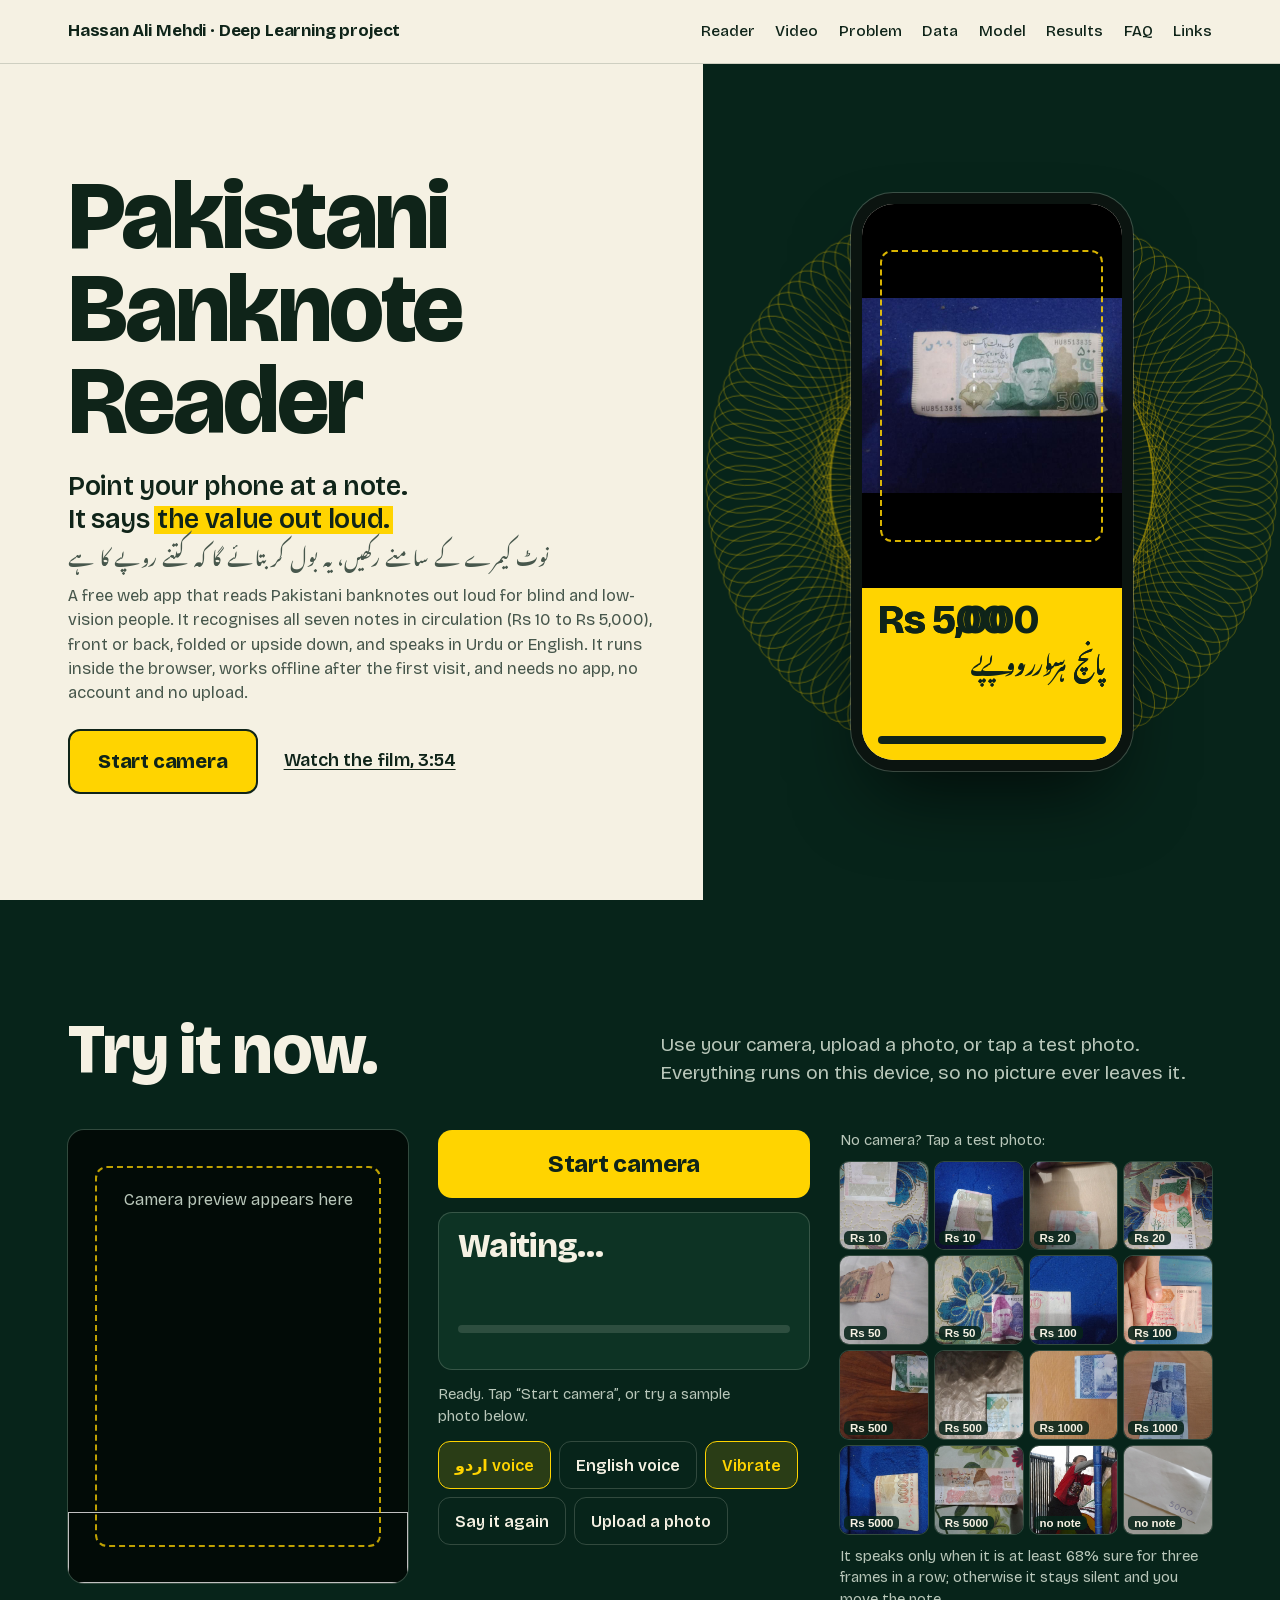
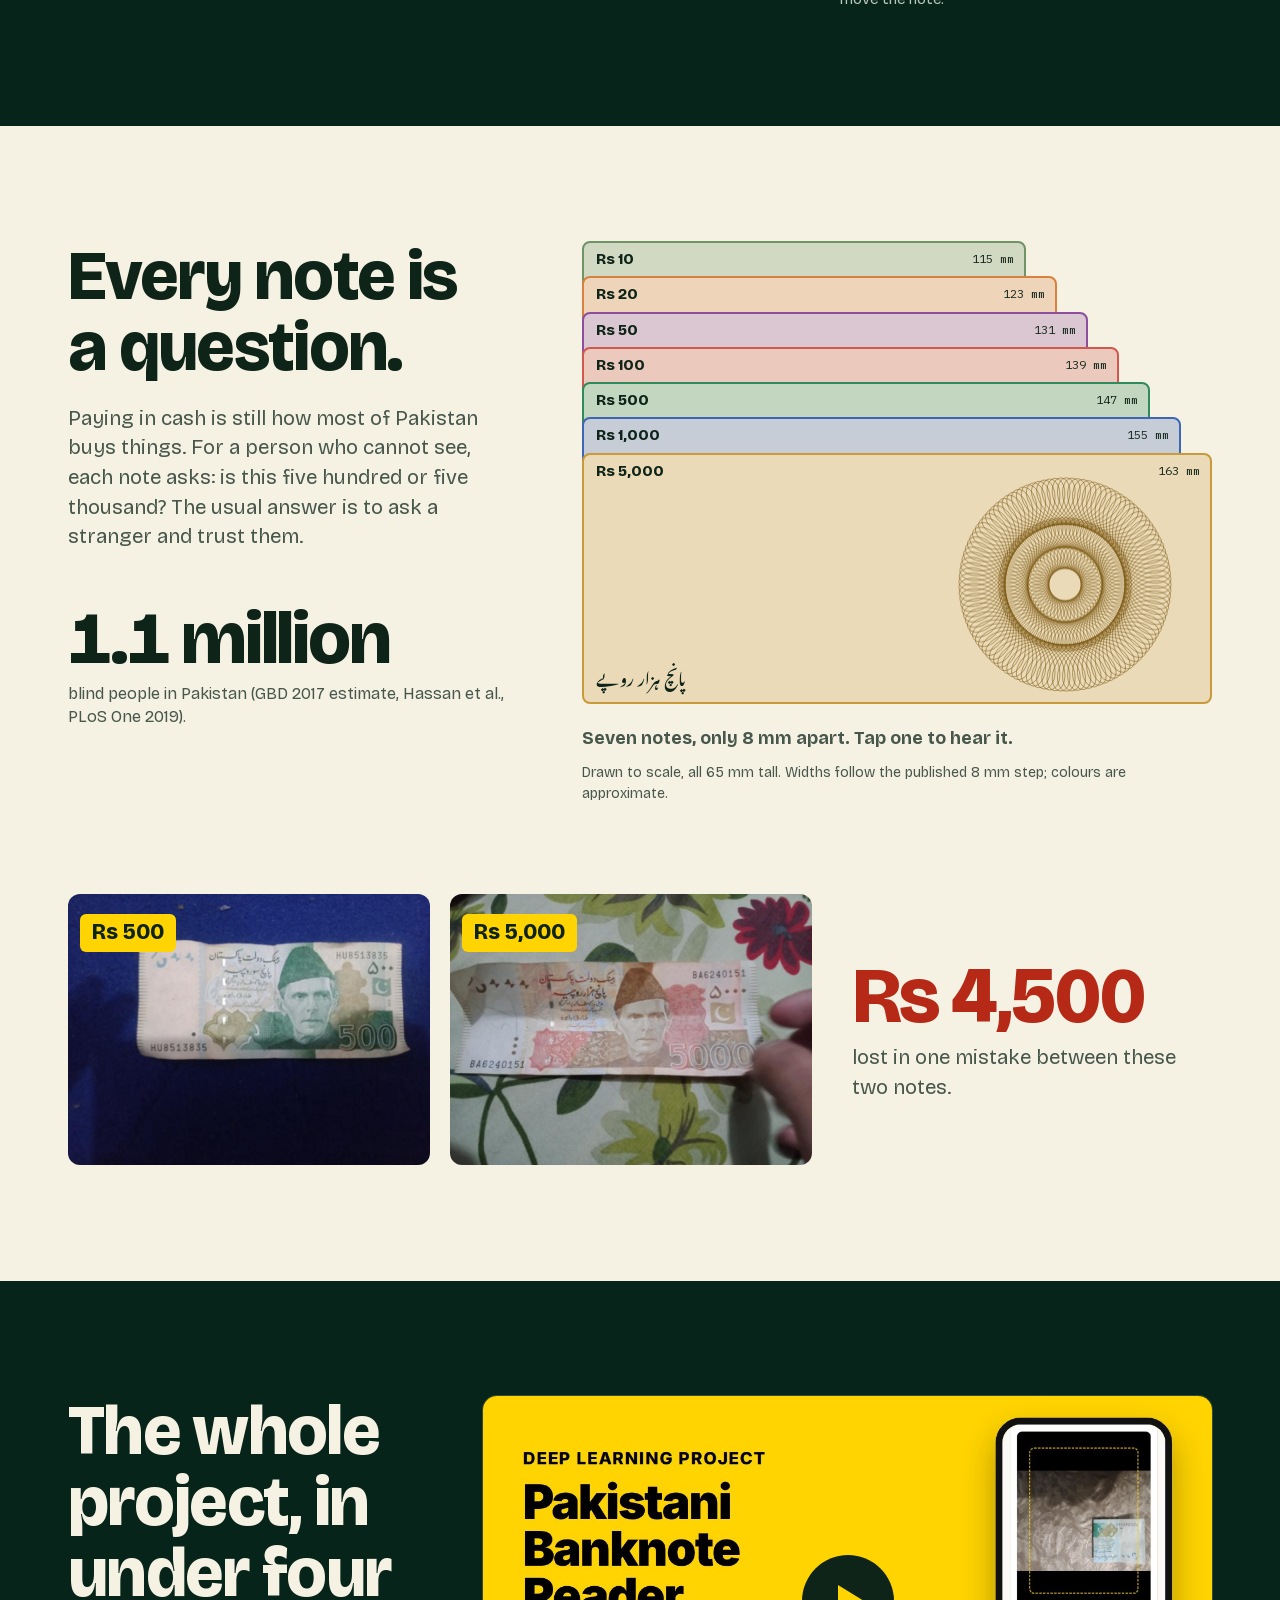
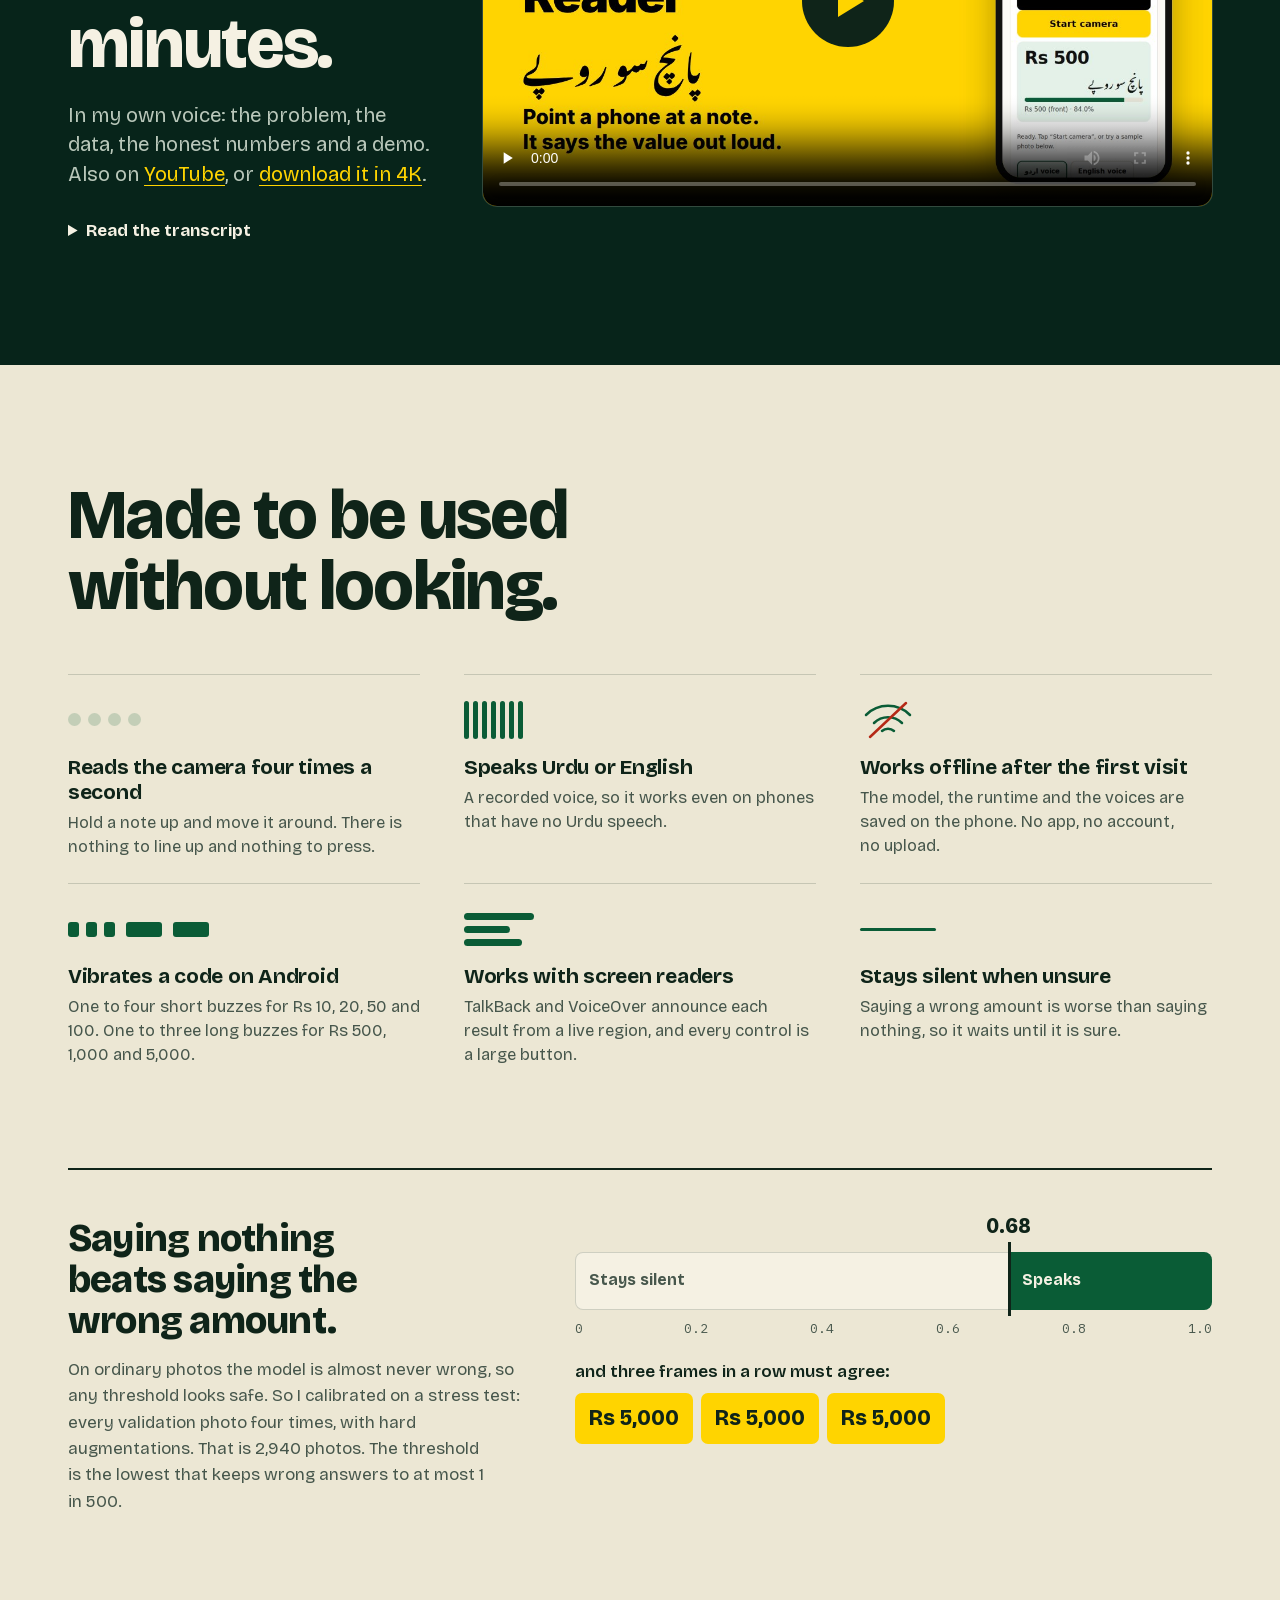
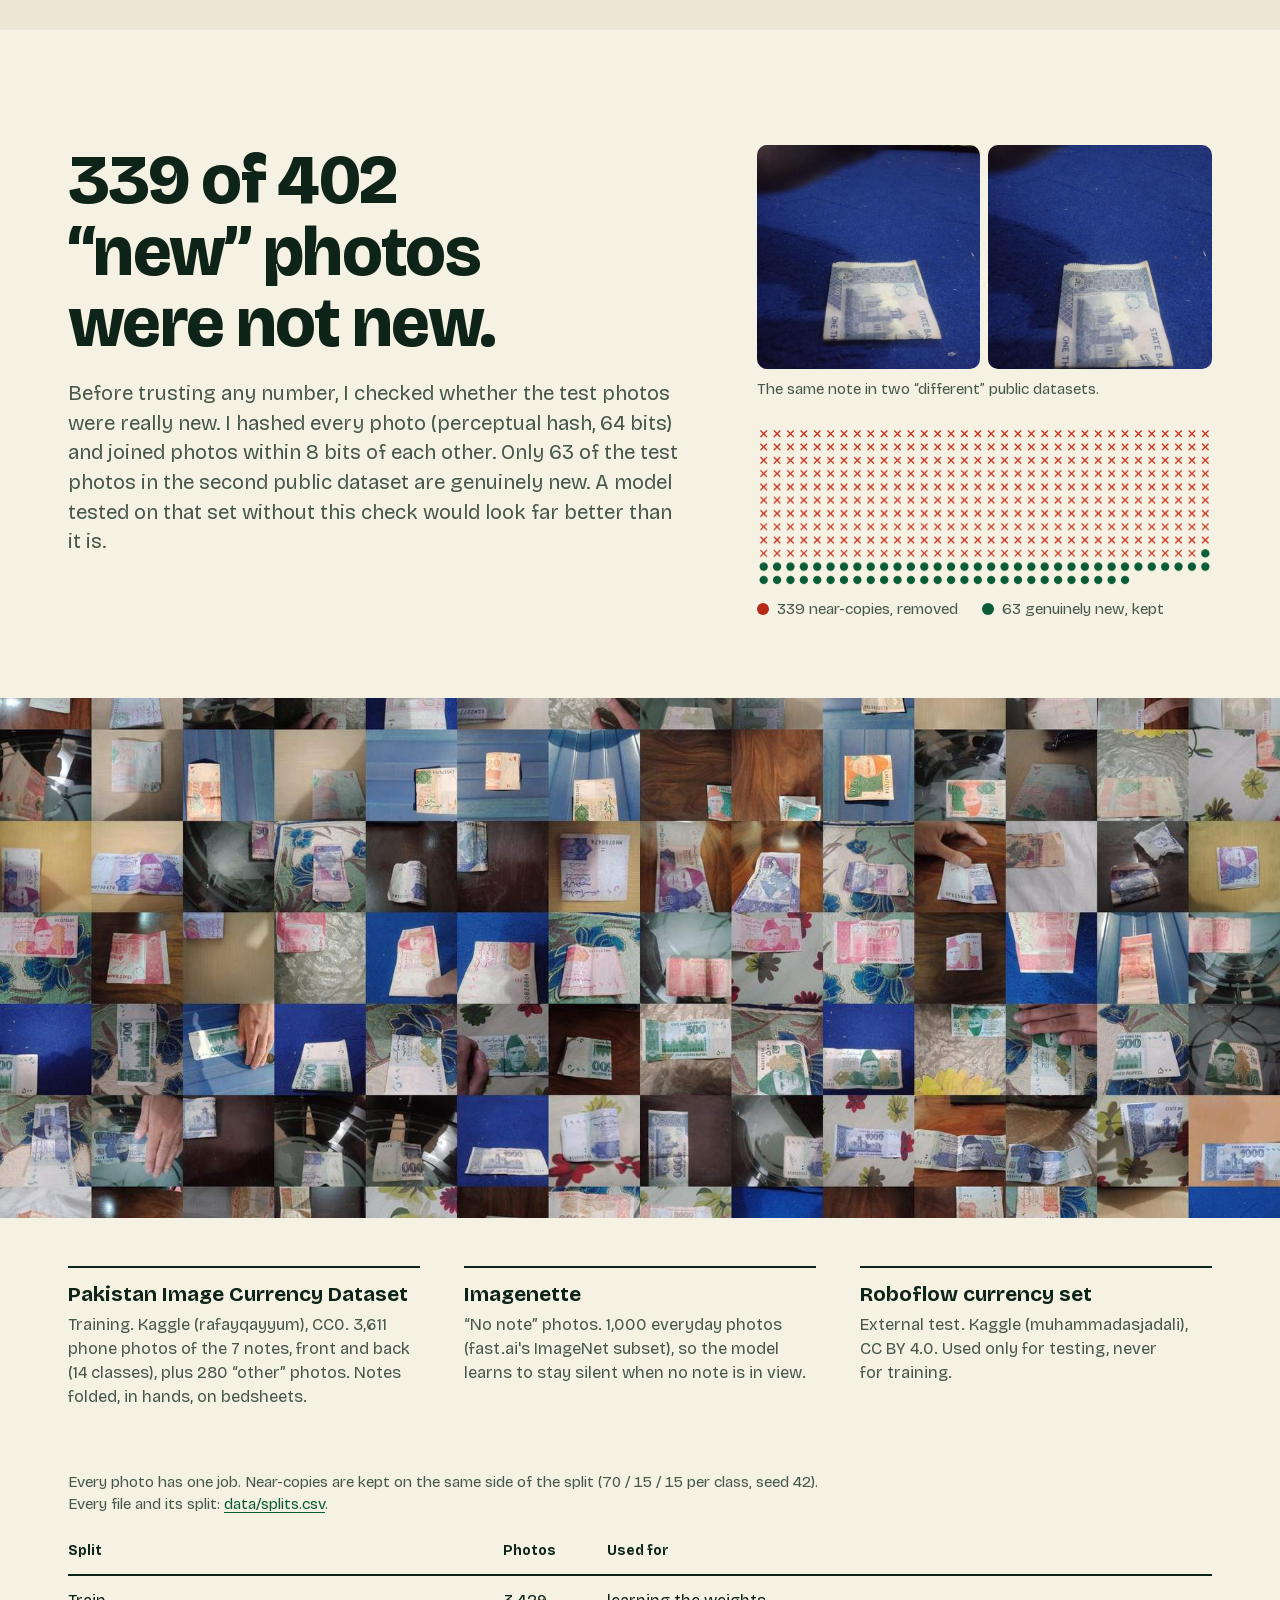
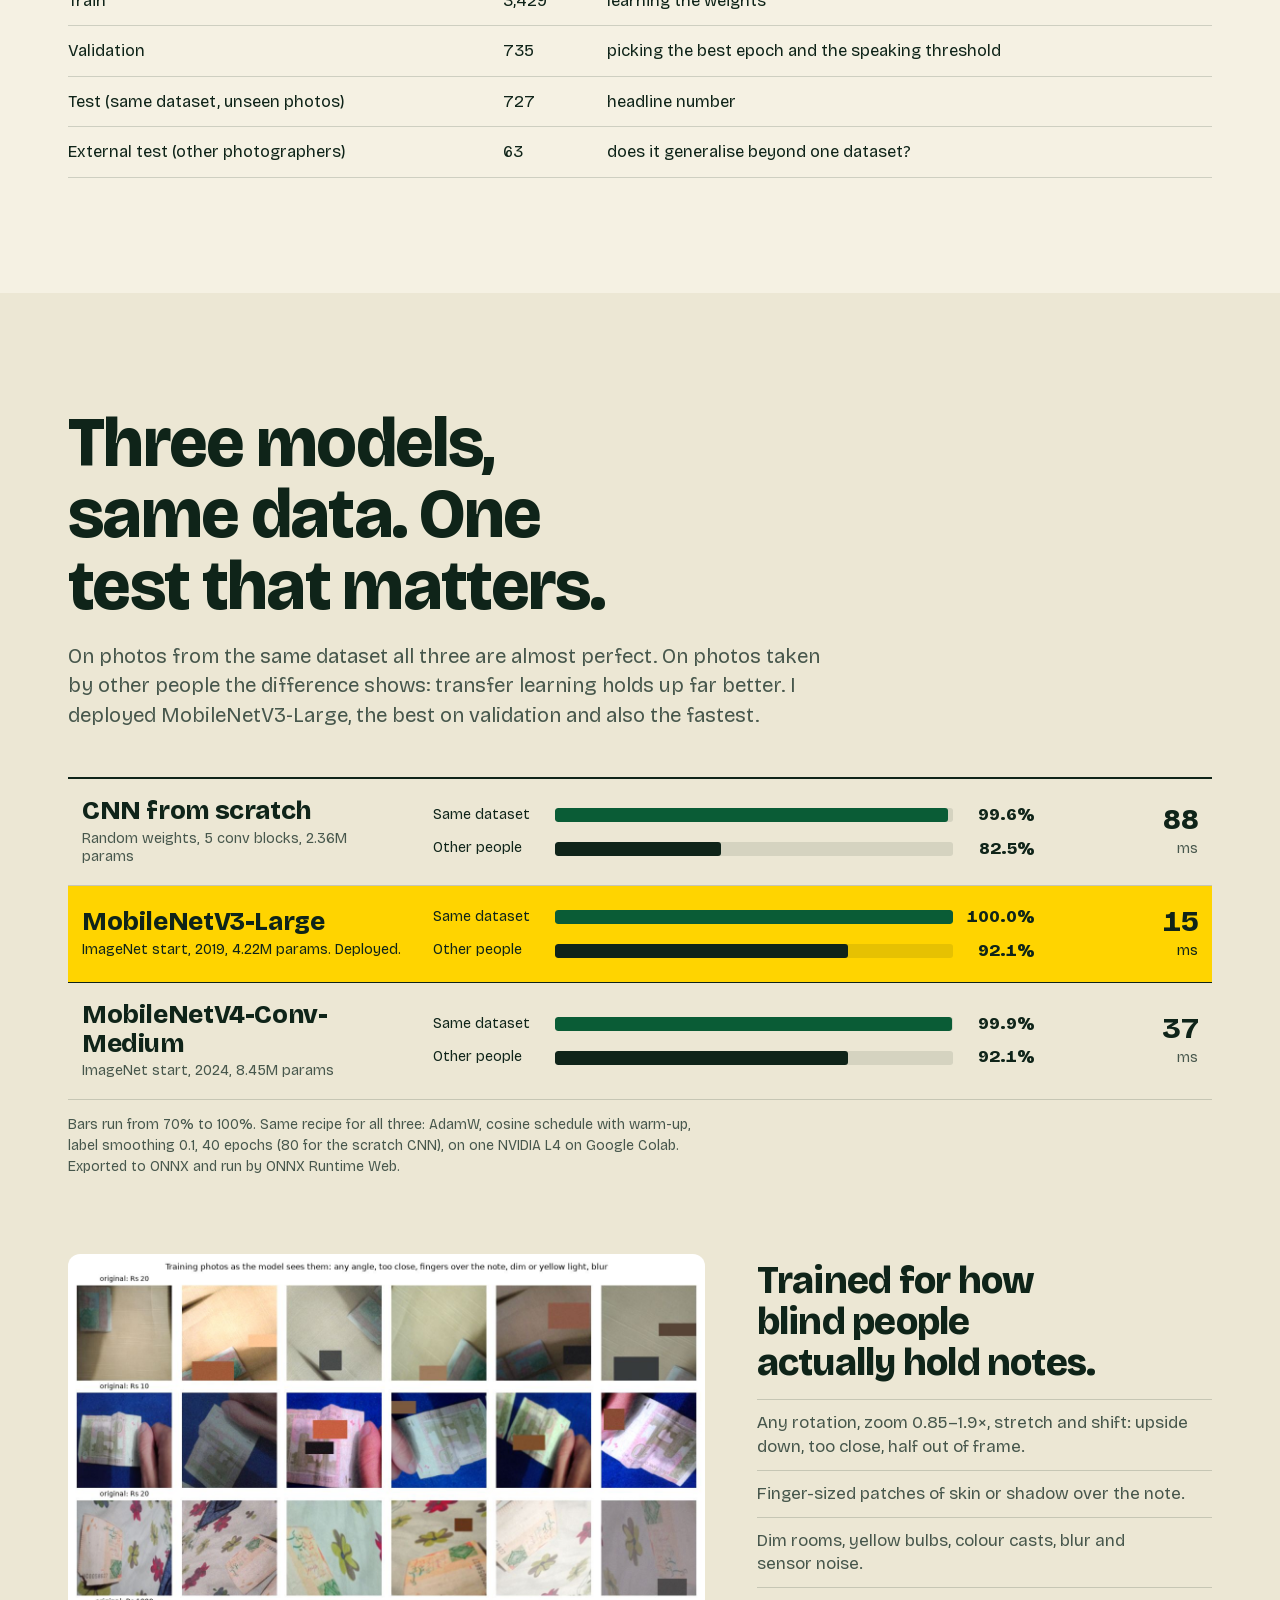
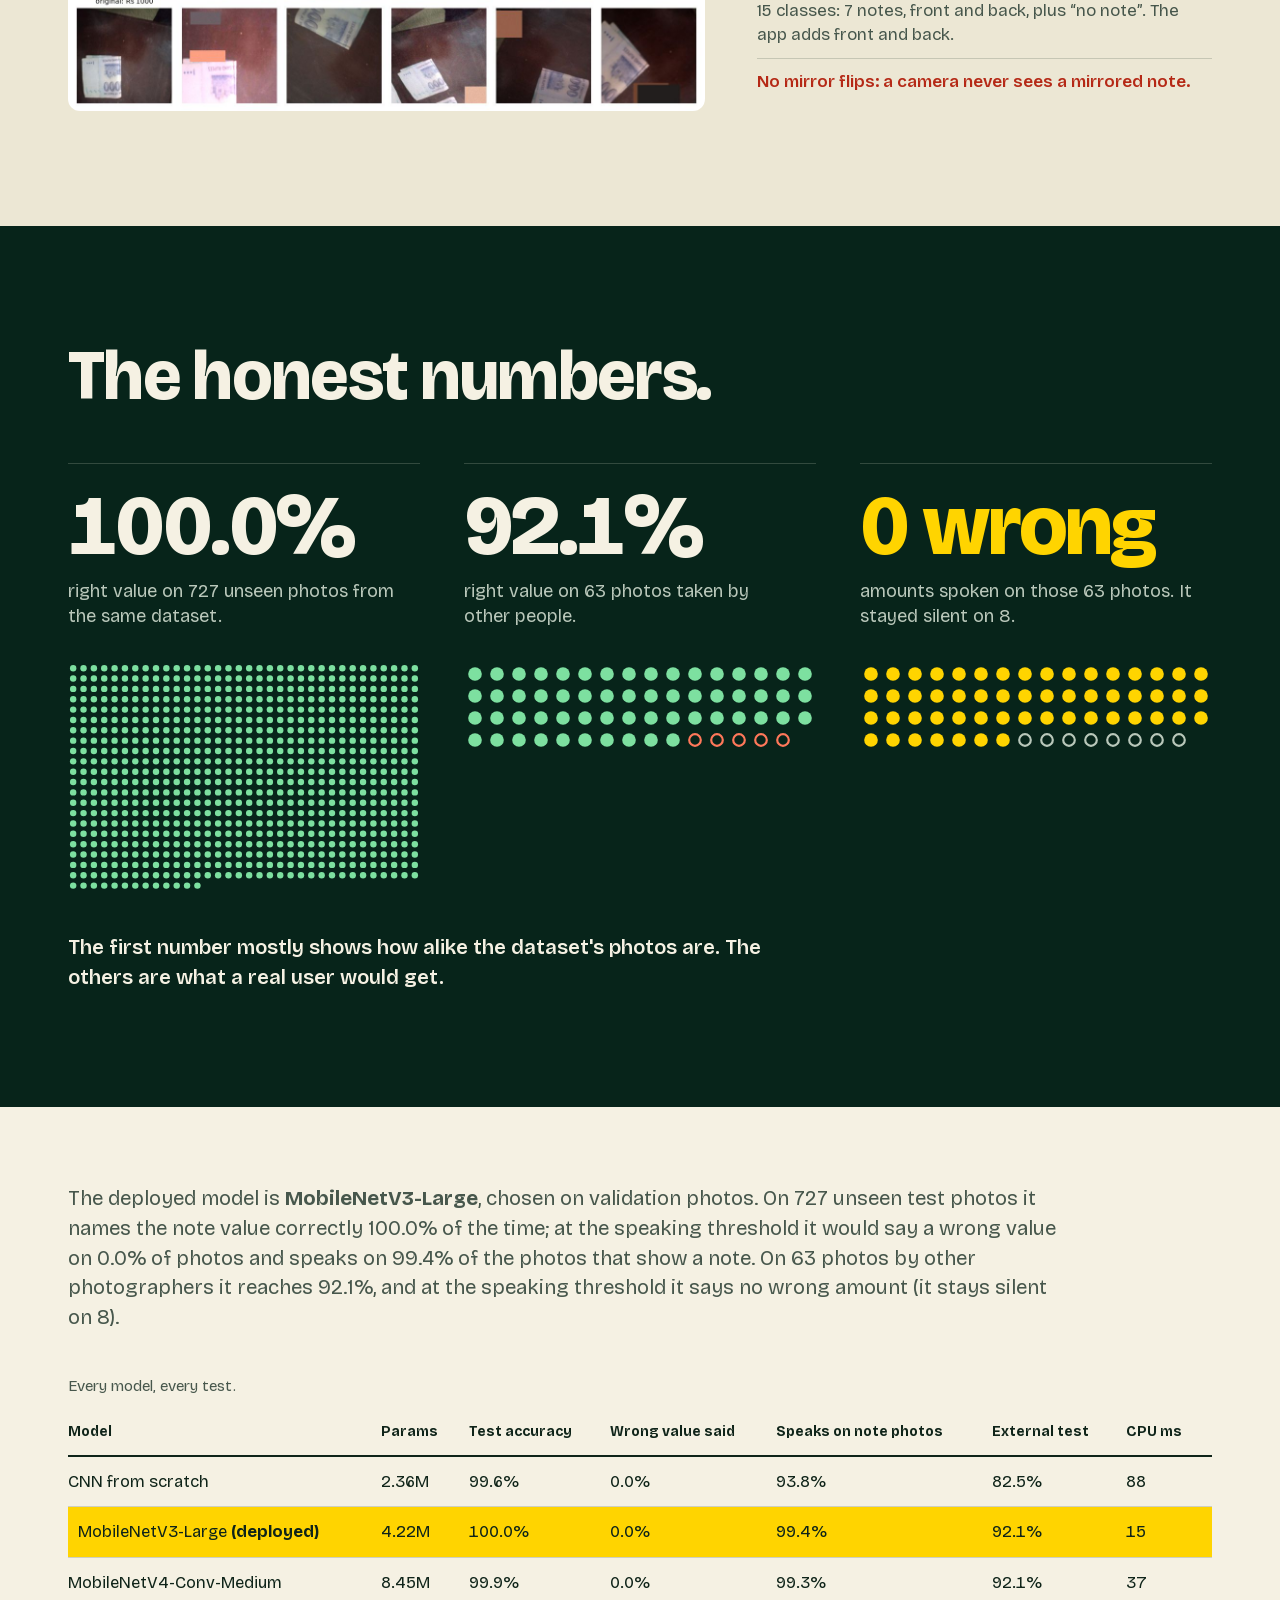
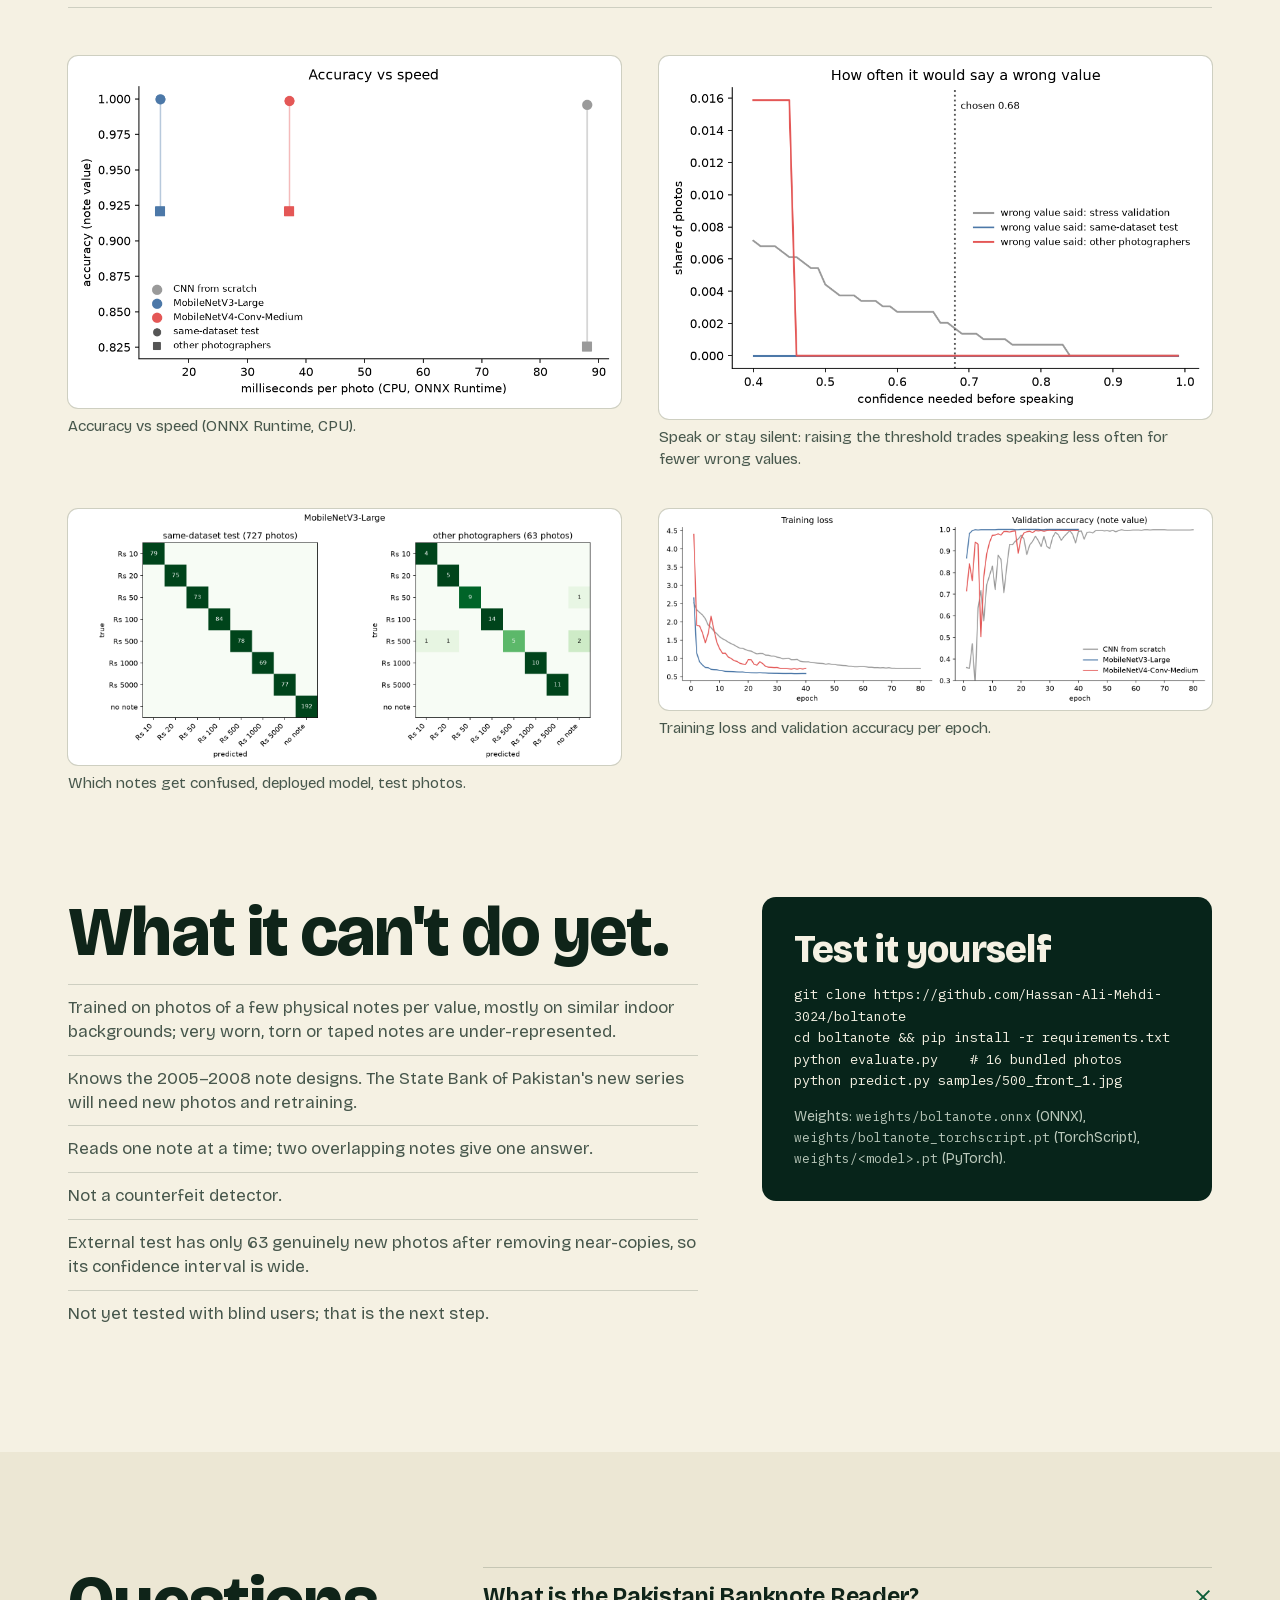
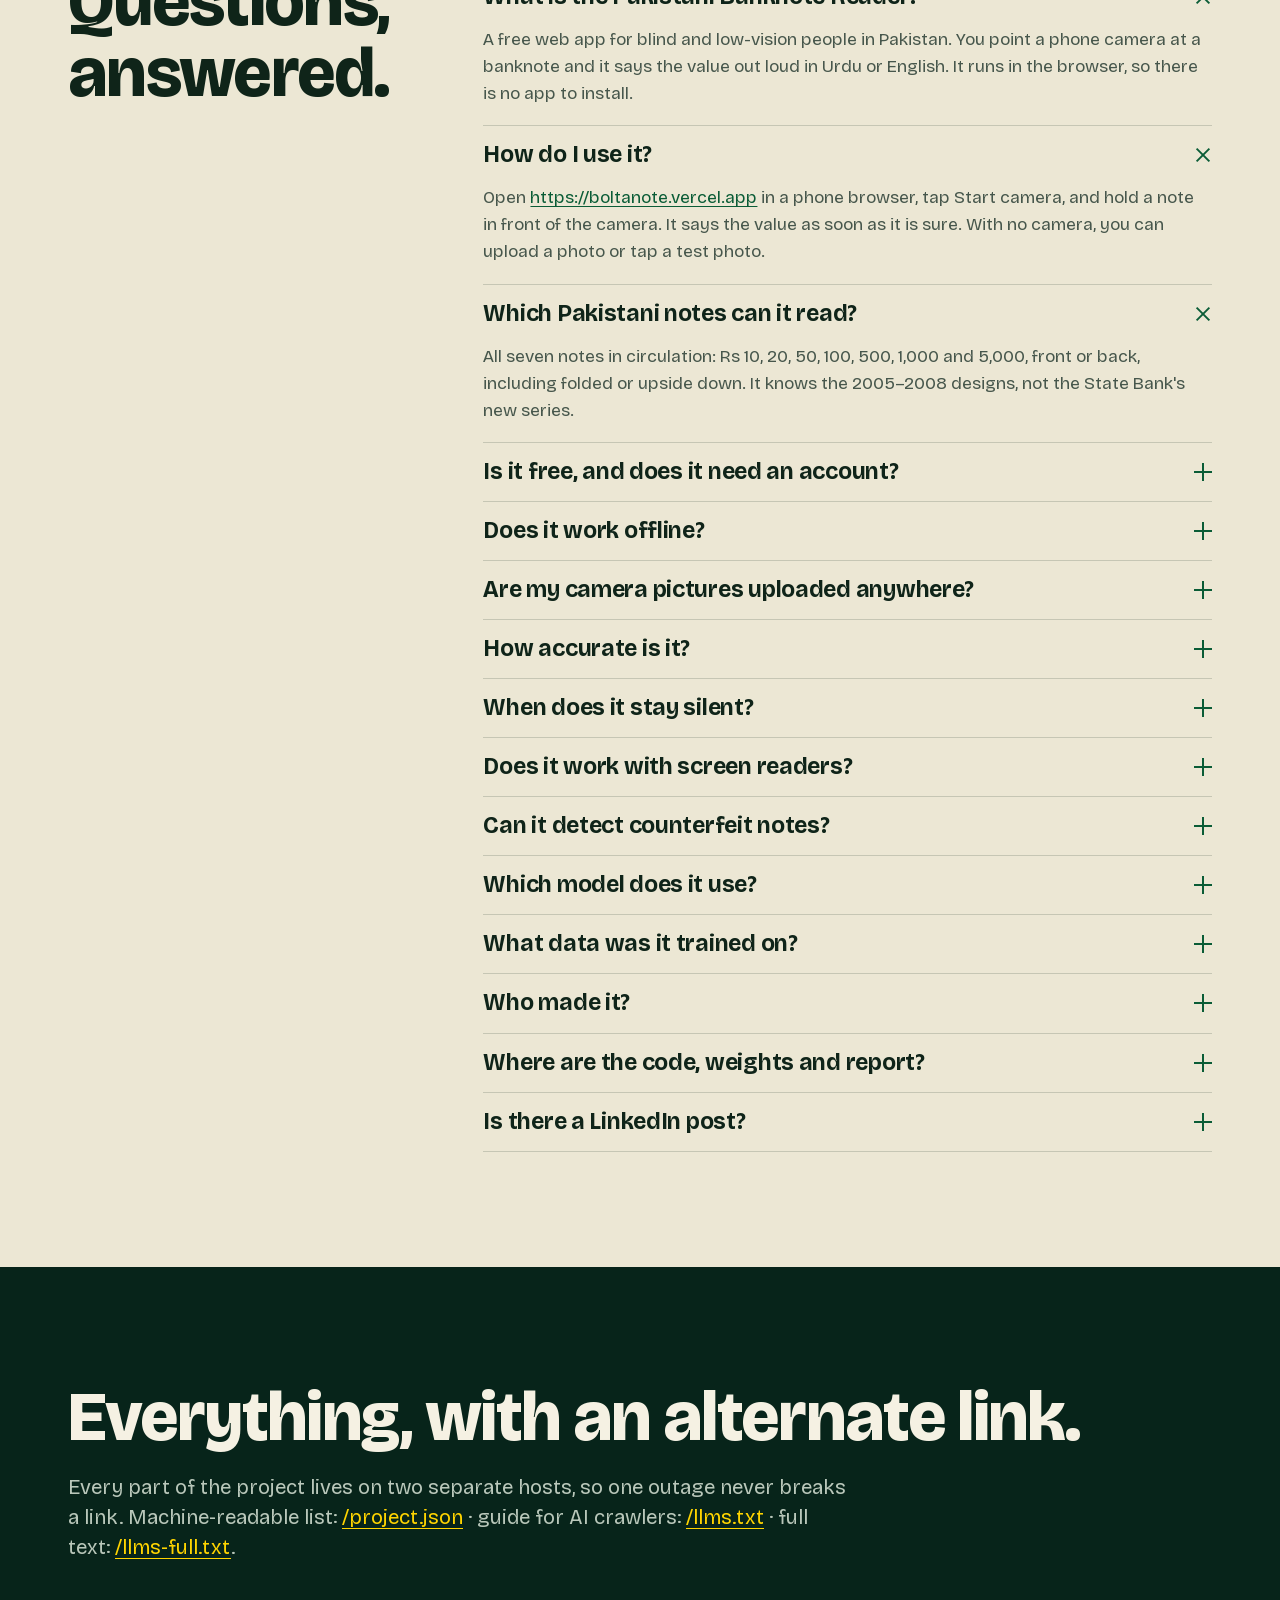
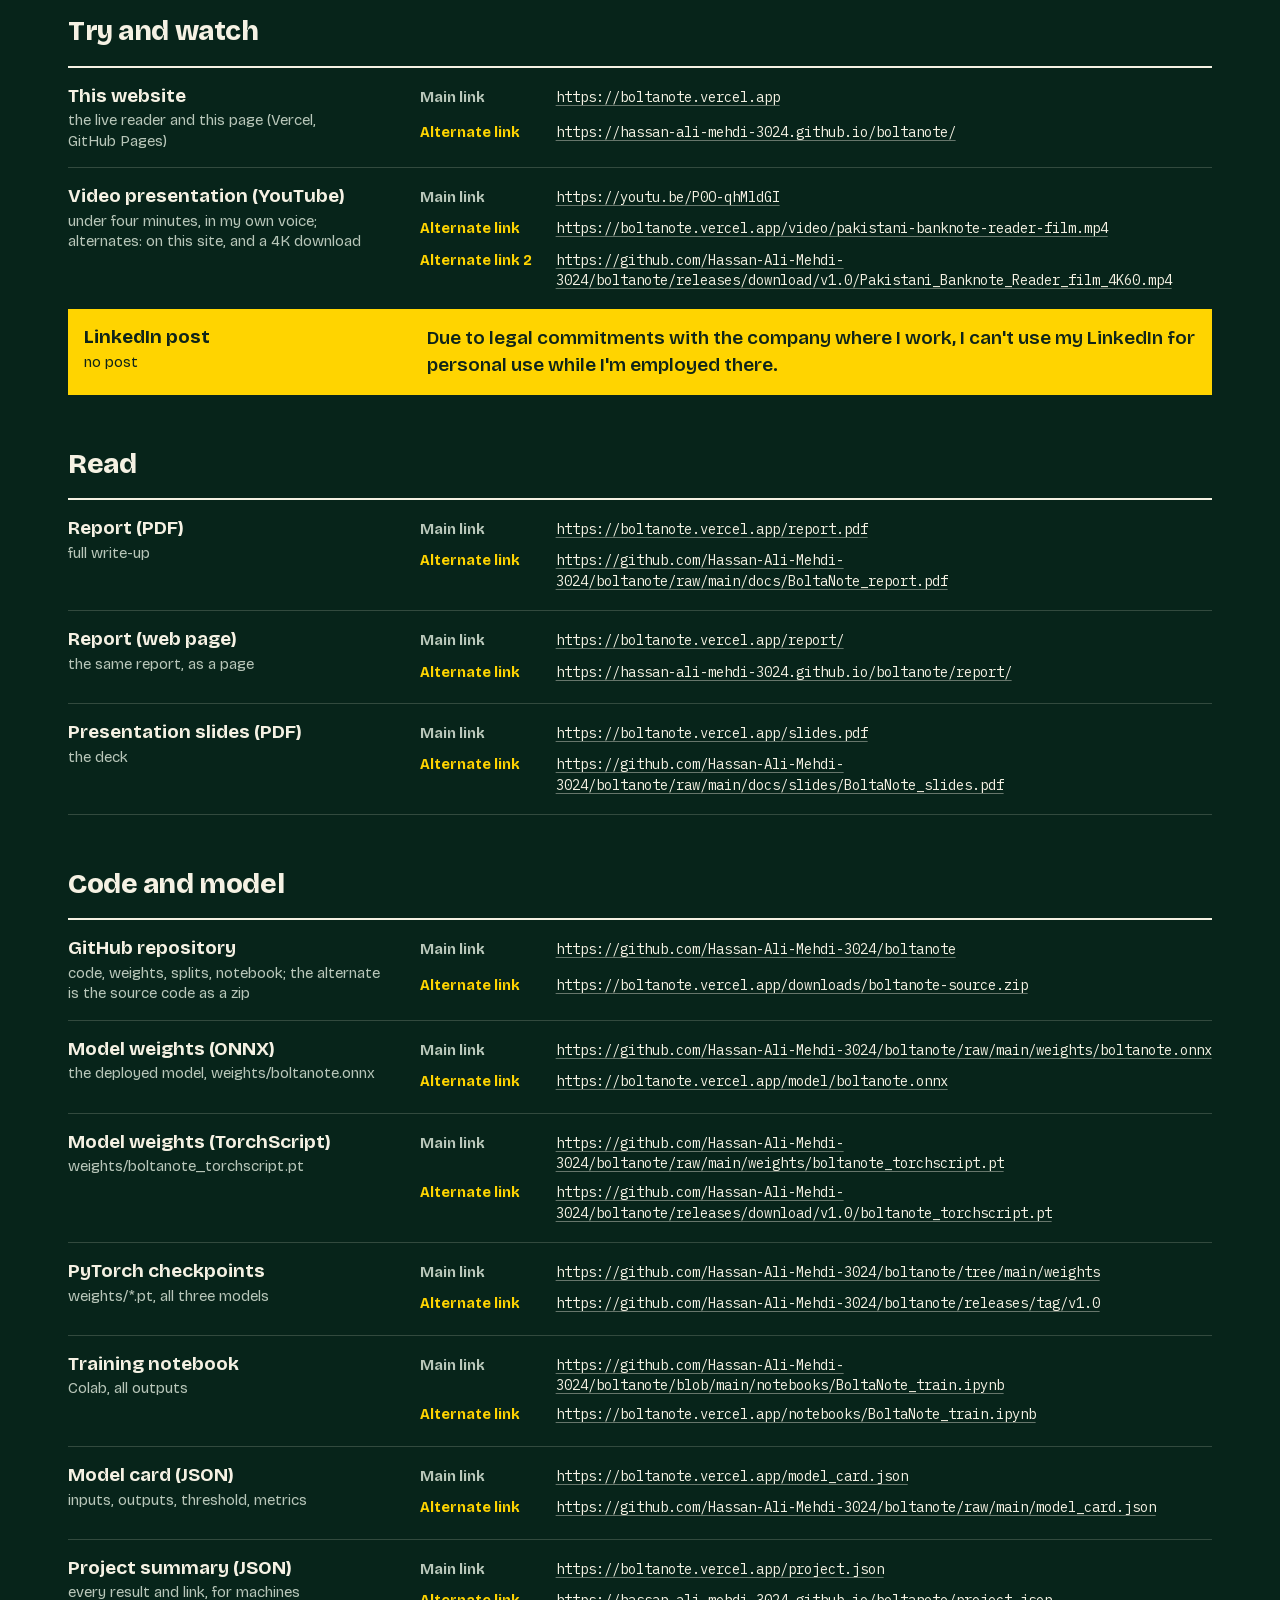
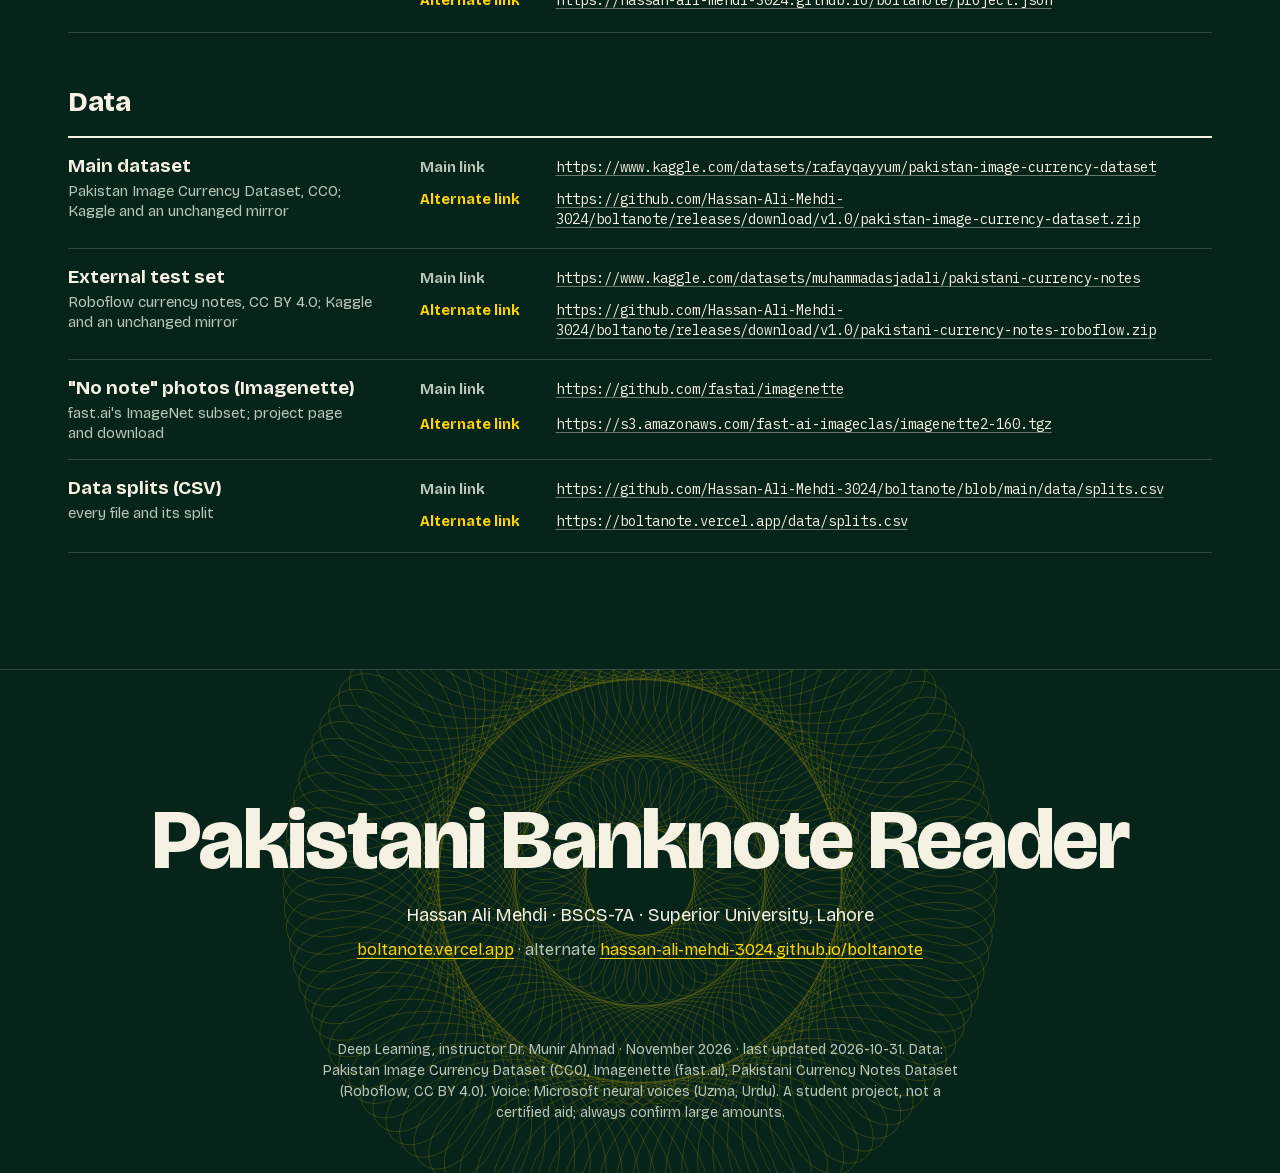
<file: web/index.html>
<!doctype html>
<html lang="en">
<head>
<meta charset="utf-8">
<meta name="viewport" content="width=device-width, initial-scale=1, viewport-fit=cover">
<title>Pakistani Banknote Reader for Blind People: Speaks in Urdu</title>
<meta name="description" content="Free web app that reads Pakistani banknotes through the phone camera and says the value aloud in Urdu or English. No install, works offline, made for blind users.">
<link rel="canonical" href="https://boltanote.vercel.app/">
<meta name="robots" content="index, follow, max-image-preview:large, max-snippet:-1, max-video-preview:-1">
<meta name="author" content="Hassan Ali Mehdi">
<meta name="application-name" content="Pakistani Banknote Reader">
<meta name="apple-mobile-web-app-title" content="Banknote Reader">
<meta name="mobile-web-app-capable" content="yes">
<meta name="apple-mobile-web-app-capable" content="yes">
<meta property="og:type" content="website">
<meta property="og:site_name" content="Pakistani Banknote Reader">
<meta property="og:title" content="Pakistani Banknote Reader for Blind People: Speaks in Urdu">
<meta property="og:description" content="Free web app that reads Pakistani banknotes through the phone camera and says the value aloud in Urdu or English. No install, works offline, made for blind users.">
<meta property="og:url" content="https://boltanote.vercel.app/">
<meta property="og:locale" content="en_PK">
<meta property="og:locale:alternate" content="ur_PK">
<meta property="og:image" content="https://boltanote.vercel.app/og.png">
<meta property="og:image:width" content="1280">
<meta property="og:image:height" content="720">
<meta property="og:image:alt" content="Pakistani Banknote Reader: a phone reading a Rs 500 note and showing the value in Urdu.">
<meta property="og:video" content="https://boltanote.vercel.app/video/pakistani-banknote-reader-film.mp4">
<meta property="og:video:type" content="video/mp4">
<meta property="og:video:width" content="1280">
<meta property="og:video:height" content="720">
<meta name="twitter:card" content="summary_large_image">
<meta name="twitter:title" content="Pakistani Banknote Reader for Blind People: Speaks in Urdu">
<meta name="twitter:description" content="Free web app that reads Pakistani banknotes through the phone camera and says the value aloud in Urdu or English. No install, works offline, made for blind users.">
<meta name="twitter:image" content="https://boltanote.vercel.app/og.png">
<meta name="twitter:image:alt" content="Pakistani Banknote Reader: a phone reading a Rs 500 note and showing the value in Urdu.">
<meta name="theme-color" content="#f5f1e3">
<link rel="icon" href="favicon.svg" type="image/svg+xml">
<link rel="icon" href="icons/icon-192.png" type="image/png" sizes="192x192">
<link rel="apple-touch-icon" href="icons/apple-touch-icon.png">
<link rel="manifest" href="site.webmanifest">
<link rel="alternate" type="application/json" href="project.json" title="Machine-readable project summary">
<link rel="alternate" type="text/plain" href="llms.txt" title="Guide for AI crawlers">
<link rel="preload" href="fonts/BricolageGrotesque-var-latin.woff2" as="font" type="font/woff2" crossorigin>
<link rel="stylesheet" href="style.css">
<script type="application/ld+json">{"@context": "https://schema.org", "@graph": [{"@type": "WebSite", "@id": "https://boltanote.vercel.app/#website", "url": "https://boltanote.vercel.app/", "name": "Pakistani Banknote Reader", "inLanguage": "en", "publisher": {"@id": "https://boltanote.vercel.app/#author"}}, {"@type": "WebPage", "@id": "https://boltanote.vercel.app/#page", "url": "https://boltanote.vercel.app/", "name": "Pakistani Banknote Reader for Blind People: Speaks in Urdu", "description": "Free web app that reads Pakistani banknotes through the phone camera and says the value aloud in Urdu or English. No install, works offline, made for blind users.", "isPartOf": {"@id": "https://boltanote.vercel.app/#website"}, "inLanguage": "en", "datePublished": "2026-10-28", "dateModified": "2026-10-31", "about": {"@id": "https://boltanote.vercel.app/#app"}, "mainEntity": {"@id": "https://boltanote.vercel.app/#app"}, "primaryImageOfPage": "https://boltanote.vercel.app/og.png", "speakable": {"@type": "SpeakableSpecification", "cssSelector": ["#summary", ".qa p"]}, "hasPart": [{"@type": "Report", "name": "Pakistani Banknote Reader: project report", "url": "https://boltanote.vercel.app/report.pdf", "encodingFormat": "application/pdf", "author": {"@id": "https://boltanote.vercel.app/#author"}}, {"@type": "PresentationDigitalDocument", "name": "Pakistani Banknote Reader: slides", "url": "https://boltanote.vercel.app/slides.pdf", "encodingFormat": "application/pdf", "author": {"@id": "https://boltanote.vercel.app/#author"}}]}, {"@type": "WebApplication", "@id": "https://boltanote.vercel.app/#app", "name": "Pakistani Banknote Reader", "alternateName": ["Pakistani currency reader for blind people", "Talking banknote reader"], "url": "https://boltanote.vercel.app/", "description": "Free web app that reads Pakistani banknotes through the phone camera and says the value aloud in Urdu or English. No install, works offline, made for blind users.", "applicationCategory": "UtilitiesApplication", "applicationSubCategory": "Accessibility", "operatingSystem": "Any, in a web browser", "browserRequirements": "Needs a modern browser with WebAssembly; the camera is optional", "inLanguage": ["en", "ur"], "isAccessibleForFree": true, "offers": {"@type": "Offer", "price": "0", "priceCurrency": "PKR"}, "countriesSupported": "PK", "featureList": ["Reads all seven Pakistani notes, Rs 10 to Rs 5,000, front or back", "Speaks the value in Urdu or English with a recorded voice", "Stays silent when unsure", "Works offline after the first visit", "Announces results to screen readers", "Vibrates a code for each note on Android", "Processes every picture on the phone; nothing is uploaded"], "accessibilityFeature": ["ARIA", "largePrint", "synthesizedSpeech", "highContrastDisplay"], "audience": {"@type": "PeopleAudience", "audienceType": "Blind and low-vision people in Pakistan"}, "screenshot": ["https://boltanote.vercel.app/figures/site_phone.png", "https://boltanote.vercel.app/figures/site_desktop.png"], "author": {"@id": "https://boltanote.vercel.app/#author"}, "sameAs": "https://github.com/Hassan-Ali-Mehdi-3024/boltanote", "softwareHelp": "https://boltanote.vercel.app/#faq"}, {"@type": "SoftwareSourceCode", "@id": "https://boltanote.vercel.app/#code", "name": "Pakistani Banknote Reader", "description": "Talking Pakistani banknote reader for blind people (MobileNet, ONNX Runtime Web).", "codeRepository": "https://github.com/Hassan-Ali-Mehdi-3024/boltanote", "programmingLanguage": ["Python", "JavaScript"], "runtimePlatform": ["PyTorch", "ONNX Runtime Web"], "license": "https://opensource.org/licenses/MIT", "author": {"@id": "https://boltanote.vercel.app/#author"}, "targetProduct": {"@id": "https://boltanote.vercel.app/#app"}, "isBasedOn": [{"@type": "Dataset", "name": "Pakistan Image Currency Dataset", "url": "https://www.kaggle.com/datasets/rafayqayyum/pakistan-image-currency-dataset", "license": "CC0"}, {"@type": "Dataset", "name": "Imagenette (160 px)", "url": "https://github.com/fastai/imagenette", "license": "Apache-2.0 (images from ImageNet)"}, {"@type": "Dataset", "name": "Pakistani Currency Notes Dataset (2kbase)", "url": "https://www.kaggle.com/datasets/muhammadasjadali/pakistani-currency-notes", "license": "CC BY 4.0"}]}, {"@type": "VideoObject", "@id": "https://boltanote.vercel.app/#video", "name": "Pakistani Banknote Reader for blind people (Deep Learning project)", "description": "A talking banknote reader for blind people in Pakistan: the problem, the data, the honest numbers and a demo, in the maker's own voice.", "thumbnailUrl": "https://boltanote.vercel.app/og.png", "uploadDate": "2026-10-31", "duration": "PT3M54S", "contentUrl": "https://boltanote.vercel.app/video/pakistani-banknote-reader-film.mp4", "embedUrl": "https://www.youtube.com/embed/P0O-qhMldGI", "sameAs": "https://youtu.be/P0O-qhMldGI", "inLanguage": "en", "transcript": "Assalam o alaikum. I'm Hassan Ali Mehdi and this is a Pakistani banknote reader for blind people. You point your phone at a note and it tells you the value out loud in Urdu.\n\nPakistan has about 1.1 million blind people and most daily payments are still made in cash. Our seven notes differ only a little in size so a blind person usually has to ask a stranger which note is which, and trust the answer. Mixing up a 500 and a 5000 costs 4,500 rupees.\n\nThe reader is just a webpage. It reads the camera 4 times a second and speaks the value in Urdu or English with a recorded voice. So it works even on phones that have no Urdu speech. It stays silent when it is unsure because saying a wrong amount is worse than saying nothing. Once loaded, it works offline, it also vibrates a code and it works with screen readers.\n\nI trained on a public dataset of 3,600 real phone photos, 7 notes front and back, many folded or half visible. I added a no note class with more than 1000 everyday photos so the model learns when to stay quiet.\n\nBefore trusting any number I checked whether the test photos were really new. I hashed every photo and found that 339 of the 402 test photos in a second public currency dataset are near copies of the first one. Only 63 were genuinely new. Without this check my external test would have looked perfect and meant nothing.\n\nTraining images are changed on the GPU every time they are seen: any angle, too close, half out of frame, fingers over the note, dim or yellow light, and blur. No mirror flips because the camera never sees a mirrored note.\n\nI compared a CNN trained from scratch with two phone networks pretrained on ImageNet: MobileNet version 3, and the new MobileNet version 4. On photos from the same dataset, all three are almost perfect. On photos taken by other people the difference shows: transfer learning holds up far better. I deployed MobileNet version 3 Large, the best on validation and also the fastest.\n\nHere are the honest numbers. 100% on unseen photos from the same dataset but 92% on photos by other people. And on those photos, it never said a wrong amount. The first number mostly shows how alike the dataset photos are. The others are what a real user would get.\n\nThe most important design decision is when to speak. On ordinary validation photos, the model is almost never wrong. So any threshold looks safe. So I calibrated on a stress test: every validation photo four times. The app speaks only above 0.68 confidence and only when three frames in a row agree.\n\nHere is a live demo. I open the site on my phone, tap start camera and hold a note in front of it. It reads several frames per second and speaks the value with nothing installed.\n\nIts limits. The training photos only show a few physical notes, per value. It knows the current note design but not the State Bank's new series. It reads one note at a time and it does not detect counterfeits. Next, worn notes counting a whole handful and a test with blind users is what's coming next.\n\nEverything is open. The website, the code, the weights, the data splits are all linked. Thank you for watching.", "author": {"@id": "https://boltanote.vercel.app/#author"}}, {"@type": "FAQPage", "@id": "https://boltanote.vercel.app/#faq", "mainEntity": [{"@type": "Question", "name": "What is the Pakistani Banknote Reader?", "acceptedAnswer": {"@type": "Answer", "text": "A free web app for blind and low-vision people in Pakistan. You point a phone camera at a banknote and it says the value out loud in Urdu or English. It runs in the browser, so there is no app to install."}}, {"@type": "Question", "name": "How do I use it?", "acceptedAnswer": {"@type": "Answer", "text": "Open https://boltanote.vercel.app in a phone browser, tap Start camera, and hold a note in front of the camera. It says the value as soon as it is sure. With no camera, you can upload a photo or tap a test photo."}}, {"@type": "Question", "name": "Which Pakistani notes can it read?", "acceptedAnswer": {"@type": "Answer", "text": "All seven notes in circulation: Rs 10, 20, 50, 100, 500, 1,000 and 5,000, front or back, including folded or upside down. It knows the 2005–2008 designs, not the State Bank's new series."}}, {"@type": "Question", "name": "Is it free, and does it need an account?", "acceptedAnswer": {"@type": "Answer", "text": "It is free, with no account and no install. The code is open source under the MIT licence."}}, {"@type": "Question", "name": "Does it work offline?", "acceptedAnswer": {"@type": "Answer", "text": "Yes, after the first visit. The model, the runtime and the voice clips are saved on the phone, so it keeps working and reopens with no internet."}}, {"@type": "Question", "name": "Are my camera pictures uploaded anywhere?", "acceptedAnswer": {"@type": "Answer", "text": "No. Every picture is processed on the phone, inside the browser. Nothing is sent to a server."}}, {"@type": "Question", "name": "How accurate is it?", "acceptedAnswer": {"@type": "Answer", "text": "It names the value correctly on 100.0% of 727 unseen photos from the same dataset, and 92.1% of 63 photos taken by other people. On those 63 photos it spoke no wrong amount and stayed silent on 8. The first number mostly shows how alike the dataset's photos are; the second is closer to real use, but 63 photos is a small test."}}, {"@type": "Question", "name": "When does it stay silent?", "acceptedAnswer": {"@type": "Answer", "text": "It speaks only when it is at least 68% sure and three frames in a row agree, because saying a wrong amount is worse than saying nothing. The 0.68 threshold keeps wrong answers to at most 1 in 500 on a stress test of 2,940 hard, augmented validation photos."}}, {"@type": "Question", "name": "Does it work with screen readers?", "acceptedAnswer": {"@type": "Answer", "text": "It is built for them: results are announced to TalkBack and VoiceOver through a live region, every control is a large button, and on Android it also vibrates a code for each note. It has not yet been tested with blind users; that is the next step."}}, {"@type": "Question", "name": "Can it detect counterfeit notes?", "acceptedAnswer": {"@type": "Answer", "text": "No. It reads the value of a note and does not check whether the note is genuine. It also reads only one note at a time."}}, {"@type": "Question", "name": "Which model does it use?", "acceptedAnswer": {"@type": "Answer", "text": "MobileNetV3-Large, pretrained on ImageNet and fine-tuned to 15 classes: seven notes, front and back, plus \"no note\". It runs with ONNX Runtime Web and takes about 15 ms per photo on a CPU. It was compared with a CNN trained from scratch and MobileNetV4."}}, {"@type": "Question", "name": "What data was it trained on?", "acceptedAnswer": {"@type": "Answer", "text": "The Pakistan Image Currency Dataset (CC0) of 3,611 phone photos, plus 1,000 Imagenette photos for the \"no note\" class. A hash check found 339 of 402 photos in a second public dataset were near-copies of the first, so only the 63 new ones were used as the external test."}}, {"@type": "Question", "name": "Who made it?", "acceptedAnswer": {"@type": "Answer", "text": "Hassan Ali Mehdi, as a Deep Learning semester project at Superior University, Lahore (BSCS-7A), under Dr. Munir Ahmad, November 2026."}}, {"@type": "Question", "name": "Where are the code, weights and report?", "acceptedAnswer": {"@type": "Answer", "text": "The code, weights and data splits are at https://github.com/Hassan-Ali-Mehdi-3024/boltanote, and the report is at https://boltanote.vercel.app/report.pdf. Every link, with its alternate, is in the links section of this page."}}, {"@type": "Question", "name": "Is there a LinkedIn post?", "acceptedAnswer": {"@type": "Answer", "text": "No. Due to legal commitments with the company where I work, I can't use my LinkedIn for personal use while I'm employed there."}}]}, {"@type": "Person", "@id": "https://boltanote.vercel.app/#author", "name": "Hassan Ali Mehdi", "url": "https://github.com/Hassan-Ali-Mehdi-3024", "sameAs": ["https://github.com/Hassan-Ali-Mehdi-3024", "https://www.youtube.com/@hassanalimehdi4217"], "affiliation": {"@type": "CollegeOrUniversity", "name": "Superior University, Lahore"}}]}</script>
</head>
<body>
<a class="skip" href="#reader">Skip to the note reader</a>
<div class="thread" aria-hidden="true"><i id="thread"></i></div>
<header class="top">
  <a class="brand" href="#top">Hassan Ali Mehdi<span class="opt"> · Deep Learning project</span></a>
  <nav aria-label="Sections"><a href="#reader">Reader</a><a href="#film">Video</a><a href="#problem">Problem</a><a href="#data">Data</a><a href="#model">Model</a><a href="#results">Results</a><a href="#faq">FAQ</a><a href="#links">Links</a></nav>
</header>

<main id="top">
<div class="hero">
  <div class="hero-copy">
    <h1><span class="ln"><span>Pakistani</span></span> <span class="ln"><span>Banknote</span></span> <span class="ln"><span>Reader</span></span></h1>
    <p class="tagline">Point your phone at a note. It says <mark>the value out loud.</mark></p>
    <p class="ur hero-ur" lang="ur" dir="rtl">نوٹ کیمرے کے سامنے رکھیں، یہ بول کر بتائے گا کہ کتنے روپے کا ہے</p>
    <p class="lead" id="summary">A free web app that reads Pakistani banknotes out loud for blind and low-vision people. It recognises all seven notes in circulation (Rs 10 to Rs 5,000), front or back, folded or upside down, and speaks in Urdu or English. It runs inside the browser, works offline after the first visit, and needs no app, no account and no upload.</p>
    <div class="cta"><a class="go" id="hero-start" href="#reader">Start camera</a><a class="watch" href="#film">Watch the film, 3:54</a></div>
  </div>
  <div class="hero-art" aria-hidden="true">
    <canvas class="rosette" data-color="255,212,0" data-alpha=".42" data-draw="1"></canvas>
    <div class="rings"><i></i><i></i><i></i></div>
    <div class="device"><div class="scr">
      <div class="shot"><img class="a" src="art/note-5000.jpg" width="832" height="624" alt="" fetchpriority="high"><img class="b" src="art/note-500.jpg" width="832" height="624" alt=""><i class="sweep"></i><i class="frame"></i></div>
      <div class="said"><div class="said-a"><b>Rs 5,000</b><span class="ur" lang="ur">پانچ ہزار روپے</span></div><div class="said-b"><b>Rs 500</b><span class="ur" lang="ur">پانچ سو روپے</span></div><div class="meter"><i></i></div></div>
    </div></div>
  </div>
</div>

<section class="dark band" id="reader"><div class="wrap">
  <div class="split-head">
    <h2>Try it now.</h2>
    <p>Use your camera, upload a photo, or tap a test photo. Everything runs on this device, so no picture ever leaves it.</p>
  </div>
  <div class="reader-grid">
    <div class="stage-col">
      <div class="stage" aria-hidden="true">
        <div class="placeholder" id="placeholder">Camera preview appears here</div>
        <video id="video" playsinline muted hidden></video>
        <img id="still" alt="" hidden>
        <div class="frame"></div>
      </div>
    </div>
    <div class="big">
      <button class="start" id="start" type="button">Start camera</button>
      <div class="result none" id="result">
        <div class="value" id="value">Waiting…</div>
        <div class="ur" id="value-ur" lang="ur"></div>
        <div class="conf" aria-hidden="true"><div id="conf"></div></div>
        <div class="state" id="prob"></div>
      </div>
      <div class="sr" aria-live="assertive" id="live"></div>
      <p class="meta" id="state" aria-live="polite">Loading the model…</p>
      <div class="controls" role="group" aria-label="Voice and feedback">
        <button class="btn" type="button" data-lang="ur" aria-pressed="true">اردو voice</button>
        <button class="btn" type="button" data-lang="en" aria-pressed="false">English voice</button>
        <button class="btn" type="button" id="vib" aria-pressed="true">Vibrate</button>
        <button class="btn" type="button" id="again">Say it again</button>
        <label class="btn" for="file">Upload a photo</label><input type="file" id="file" accept="image/*" hidden>
      </div>
      <p class="meta" id="fps"></p>
    </div>
    <div class="samples">
      <p class="meta">No camera? Tap a test photo:</p>
      <div class="gallery" id="gallery"></div>
      <p class="meta">It speaks only when it is at least 68% sure for three frames in a row; otherwise it stays silent and you move the note.</p>
    </div>
  </div>
</div></section>

<section class="band" id="problem"><div class="wrap">
  <div class="problem-grid">
    <div class="problem-copy">
      <h2>Every note is a question.</h2>
      <p class="sub">Paying in cash is still how most of Pakistan buys things. For a person who cannot see, each note asks: is this five hundred or five thousand? The usual answer is to ask a stranger and trust them.</p>
      <p class="huge"><span data-count="1.1" data-dp="1">1.1</span> million</p>
      <p class="sub small">blind people in Pakistan (GBD 2017 estimate, Hassan et al., PLoS One 2019).</p>
    </div>
    <figure class="stack-fig">
      <div class="stack"><div class="stack-in"><button type="button" class="note" data-v="10" data-ur="دس روپے" style="--mm:115;--i:0;--c:#6f9466" aria-label="Rs 10: hear it in Urdu"><b>Rs 10</b><span>115 mm</span></button><button type="button" class="note" data-v="20" data-ur="بیس روپے" style="--mm:123;--i:1;--c:#d9823f" aria-label="Rs 20: hear it in Urdu"><b>Rs 20</b><span>123 mm</span></button><button type="button" class="note" data-v="50" data-ur="پچاس روپے" style="--mm:131;--i:2;--c:#8d4f9d" aria-label="Rs 50: hear it in Urdu"><b>Rs 50</b><span>131 mm</span></button><button type="button" class="note" data-v="100" data-ur="سو روپے" style="--mm:139;--i:3;--c:#d2574f" aria-label="Rs 100: hear it in Urdu"><b>Rs 100</b><span>139 mm</span></button><button type="button" class="note" data-v="500" data-ur="پانچ سو روپے" style="--mm:147;--i:4;--c:#2f8a5c" aria-label="Rs 500: hear it in Urdu"><b>Rs 500</b><span>147 mm</span></button><button type="button" class="note" data-v="1000" data-ur="ایک ہزار روپے" style="--mm:155;--i:5;--c:#3f66b5" aria-label="Rs 1,000: hear it in Urdu"><b>Rs 1,000</b><span>155 mm</span></button><button type="button" class="note" data-v="5000" data-ur="پانچ ہزار روپے" style="--mm:163;--i:6;--c:#c99a3a" aria-label="Rs 5,000: hear it in Urdu"><b>Rs 5,000</b><span>163 mm</span><canvas class="note-rose" data-color="120,84,12" data-alpha=".62"></canvas><i class="ur" lang="ur">پانچ ہزار روپے</i></button></div></div>
      <figcaption><span class="said-line" id="said-line" aria-live="polite">Seven notes, only 8 mm apart. Tap one to hear it.</span><span class="fine">Drawn to scale, all 65 mm tall. Widths follow the published 8 mm step; colours are approximate.</span></figcaption>
    </figure>
  </div>
  <div class="mixup">
    <figure><img src="art/note-500.jpg" width="832" height="624" loading="lazy" alt="A Rs 500 note on blue cloth"><figcaption>Rs 500</figcaption></figure>
    <figure><img src="art/note-5000.jpg" width="832" height="624" loading="lazy" alt="A Rs 5,000 note held in a hand"><figcaption>Rs 5,000</figcaption></figure>
    <div class="cost"><p class="huge red">Rs <span data-count="4500" data-comma="1">4,500</span></p><p class="sub">lost in one mistake between these two notes.</p></div>
  </div>
</div></section>

<section class="dark band" id="film"><div class="wrap film-grid">
  <div class="film-copy">
    <h2>The whole project, in under four minutes.</h2>
    <p class="sub">In my own voice: the problem, the data, the honest numbers and a demo. Also on <a href="https://youtu.be/P0O-qhMldGI">YouTube</a>, or <a href="https://github.com/Hassan-Ali-Mehdi-3024/boltanote/releases/download/v1.0/Pakistani_Banknote_Reader_film_4K60.mp4">download it in 4K</a>.</p>
    <details class="transcript"><summary>Read the transcript</summary><p>Assalam o alaikum. I&#x27;m Hassan Ali Mehdi and this is a Pakistani banknote reader for blind people. You point your phone at a note and it tells you the value out loud in Urdu.</p><p>Pakistan has about 1.1 million blind people and most daily payments are still made in cash. Our seven notes differ only a little in size so a blind person usually has to ask a stranger which note is which, and trust the answer. Mixing up a 500 and a 5000 costs 4,500 rupees.</p><p>The reader is just a webpage. It reads the camera 4 times a second and speaks the value in Urdu or English with a recorded voice. So it works even on phones that have no Urdu speech. It stays silent when it is unsure because saying a wrong amount is worse than saying nothing. Once loaded, it works offline, it also vibrates a code and it works with screen readers.</p><p>I trained on a public dataset of 3,600 real phone photos, 7 notes front and back, many folded or half visible. I added a no note class with more than 1000 everyday photos so the model learns when to stay quiet.</p><p>Before trusting any number I checked whether the test photos were really new. I hashed every photo and found that 339 of the 402 test photos in a second public currency dataset are near copies of the first one. Only 63 were genuinely new. Without this check my external test would have looked perfect and meant nothing.</p><p>Training images are changed on the GPU every time they are seen: any angle, too close, half out of frame, fingers over the note, dim or yellow light, and blur. No mirror flips because the camera never sees a mirrored note.</p><p>I compared a CNN trained from scratch with two phone networks pretrained on ImageNet: MobileNet version 3, and the new MobileNet version 4. On photos from the same dataset, all three are almost perfect. On photos taken by other people the difference shows: transfer learning holds up far better. I deployed MobileNet version 3 Large, the best on validation and also the fastest.</p><p>Here are the honest numbers. 100% on unseen photos from the same dataset but 92% on photos by other people. And on those photos, it never said a wrong amount. The first number mostly shows how alike the dataset photos are. The others are what a real user would get.</p><p>The most important design decision is when to speak. On ordinary validation photos, the model is almost never wrong. So any threshold looks safe. So I calibrated on a stress test: every validation photo four times. The app speaks only above 0.68 confidence and only when three frames in a row agree.</p><p>Here is a live demo. I open the site on my phone, tap start camera and hold a note in front of it. It reads several frames per second and speaks the value with nothing installed.</p><p>Its limits. The training photos only show a few physical notes, per value. It knows the current note design but not the State Bank&#x27;s new series. It reads one note at a time and it does not detect counterfeits. Next, worn notes counting a whole handful and a test with blind users is what&#x27;s coming next.</p><p>Everything is open. The website, the code, the weights, the data splits are all linked. Thank you for watching.</p></details>
  </div>
  <div class="film-frame">
    <video class="film" controls playsinline preload="none" width="1280" height="720" poster="video/poster.jpg">
      <source src="video/pakistani-banknote-reader-film.mp4" type="video/mp4"><source src="https://hassan-ali-mehdi-3024.github.io/boltanote/video/pakistani-banknote-reader-film.mp4" type="video/mp4"><source src="https://boltanote.vercel.app/video/pakistani-banknote-reader-film.mp4" type="video/mp4">
      <track kind="subtitles" src="video/pakistani-banknote-reader-film.vtt" srclang="en" label="English">
      <a href="video/pakistani-banknote-reader-film.mp4">Download the film (MP4)</a>
    </video>
    <button class="play" id="play" type="button" aria-label="Play the film" hidden><i></i></button>
  </div>
</div></section>

<section class="band cotton" id="how"><div class="wrap">
  <h2 class="wide">Made to be used without looking.</h2>
  <div class="features">
    <div class="feature"><div class="inst hz" aria-hidden="true"><i></i><i></i><i></i><i></i></div><div><h3>Reads the camera four times a second</h3><p>Hold a note up and move it around. There is nothing to line up and nothing to press.</p></div></div>
    <div class="feature"><div class="inst wave" aria-hidden="true"><i></i><i></i><i></i><i></i><i></i><i></i><i></i></div><div><h3>Speaks Urdu or English</h3><p>A recorded voice, so it works even on phones that have no Urdu speech.</p></div></div>
    <div class="feature"><div class="inst off" aria-hidden="true"><svg viewBox="0 0 56 40" fill="none" stroke="currentColor" stroke-width="2.5" stroke-linecap="round"><path d="M6 15a31 31 0 0 1 44 0M14 23a20 20 0 0 1 28 0M22 31a9 9 0 0 1 12 0"/><path class="cut" d="M10 37 46 3"/></svg></div><div><h3>Works offline after the first visit</h3><p>The model, the runtime and the voices are saved on the phone. No app, no account, no upload.</p></div></div>
    <div class="feature"><div class="inst buzz" aria-hidden="true"><i></i><i></i><i></i><b></b><b></b></div><div><h3>Vibrates a code on Android</h3><p>One to four short buzzes for Rs 10, 20, 50 and 100. One to three long buzzes for Rs 500, 1,000 and 5,000.</p></div></div>
    <div class="feature"><div class="inst sr-i" aria-hidden="true"><i></i><i></i><i></i></div><div><h3>Works with screen readers</h3><p>TalkBack and VoiceOver announce each result from a live region, and every control is a large button.</p></div></div>
    <div class="feature"><div class="inst flat" aria-hidden="true"><i></i></div><div><h3>Stays silent when unsure</h3><p>Saying a wrong amount is worse than saying nothing, so it waits until it is sure.</p></div></div>
  </div>

  <div class="speak">
    <div class="speak-copy">
      <h3 class="h-mid">Saying nothing beats saying the wrong amount.</h3>
      <p>On ordinary photos the model is almost never wrong, so any threshold looks safe. So I calibrated on a stress test: every validation photo four times, with hard augmentations. That is 2,940 photos. The threshold is the lowest that keeps wrong answers to at most 1 in 500.</p>
    </div>
    <div class="gauge" style="--at:0.68" data-to="0.68" role="img" aria-label="Confidence scale from 0 to 1. Below 0.68 the app stays silent. At 0.68 and above it speaks.">
      <div class="gauge-track"><div class="gauge-quiet"><span>Stays silent</span></div><div class="gauge-speak"><span>Speaks</span></div><div class="gauge-mark"><b>0.68</b></div></div>
      <div class="gauge-scale"><span>0</span><span>0.2</span><span>0.4</span><span>0.6</span><span>0.8</span><span>1.0</span></div>
      <div class="frames"><p>and three frames in a row must agree:</p><span>Rs 5,000</span><span>Rs 5,000</span><span>Rs 5,000</span></div>
    </div>
  </div>
</div></section>

<section class="band" id="data"><div class="wrap">
  <div class="data-grid">
    <div>
      <h2>339 of 402 “new” photos were not new.</h2>
      <p class="sub">Before trusting any number, I checked whether the test photos were really new. I hashed every photo (perceptual hash, 64 bits) and joined photos within 8 bits of each other. Only 63 of the test photos in the second public dataset are genuinely new. A model tested on that set without this check would look far better than it is.</p>
    </div>
    <div class="data-side">
    <figure class="pair">
      <div class="pair-imgs"><img src="art/pair_a.jpg" width="640" height="640" loading="lazy" alt="A folded note on blue cloth, from the second public dataset"><img src="art/pair_b.jpg" width="640" height="640" loading="lazy" alt="Almost the same picture, from the training dataset"></div>
      <figcaption>The same note in two “different” public datasets.</figcaption>
    </figure>
      <canvas class="dots" data-groups='[[339,"200,50,31","x"],[63,"10,92,54","dot"]]' data-cols="34" role="img" aria-label="402 test photos: 339 near-copies crossed out, 63 genuinely new."></canvas>
      <p class="legend"><span class="li"><i class="k x"></i>339 near-copies, removed</span><span class="li"><i class="k o"></i>63 genuinely new, kept</span></p>
    </div>
  </div>
</div>
<figure class="wall"><img src="art/wall.jpg" width="1800" height="900" loading="lazy" alt="A wall of real phone photos of Pakistani banknotes from the training dataset: folded, in hands, on bedsheets"></figure>
<div class="wrap">
  <div class="sources">
    <div><h3>Pakistan Image Currency Dataset</h3><p>Training. Kaggle (rafayqayyum), CC0. 3,611 phone photos of the 7 notes, front and back (14 classes), plus 280 “other” photos. Notes folded, in hands, on bedsheets.</p></div>
    <div><h3>Imagenette</h3><p>“No note” photos. 1,000 everyday photos (fast.ai's ImageNet subset), so the model learns to stay silent when no note is in view.</p></div>
    <div><h3>Roboflow currency set</h3><p>External test. Kaggle (muhammadasjadali), CC BY 4.0. Used only for testing, never for training.</p></div>
    
  </div>
  <div class="table-wrap"><table>
    <caption>Every photo has one job. Near-copies are kept on the same side of the split (70 / 15 / 15 per class, seed 42). Every file and its split: <a href="https://github.com/Hassan-Ali-Mehdi-3024/boltanote/blob/main/data/splits.csv">data/splits.csv</a>.</caption>
    <thead><tr><th scope="col">Split</th><th scope="col">Photos</th><th scope="col">Used for</th></tr></thead>
    <tbody>
    <tr><td>Train</td><td>3,429</td><td>learning the weights</td></tr>
    <tr><td>Validation</td><td>735</td><td>picking the best epoch and the speaking threshold</td></tr>
    <tr><td>Test (same dataset, unseen photos)</td><td>727</td><td>headline number</td></tr>
    <tr><td>External test (other photographers)</td><td>63</td><td>does it generalise beyond one dataset?</td></tr>
    
    </tbody>
  </table></div>
</div></section>

<section class="band cotton" id="model"><div class="wrap">
  <h2 class="wide">Three models, same data. One test that matters.</h2>
  <p class="sub">On photos from the same dataset all three are almost perfect. On photos taken by other people the difference shows: transfer learning holds up far better. I deployed MobileNetV3-Large, the best on validation and also the fastest.</p>
  <div class="models"><div class="model-row"><div><h3>CNN from scratch</h3><small>Random weights, 5 conv blocks, 2.36M params</small></div><div class="bars"><div class="bar-l same"><span>Same dataset</span><div class="bar-t"><i style="--v:0.9862"></i></div><b>99.6%</b></div><div class="bar-l other"><span>Other people</span><div class="bar-t"><i style="--v:0.4180"></i></div><b>82.5%</b></div></div><div class="speed">88 <small>ms</small></div></div><div class="model-row deployed"><div><h3>MobileNetV3-Large</h3><small>ImageNet start, 2019, 4.22M params. Deployed.</small></div><div class="bars"><div class="bar-l same"><span>Same dataset</span><div class="bar-t"><i style="--v:1.0000"></i></div><b>100.0%</b></div><div class="bar-l other"><span>Other people</span><div class="bar-t"><i style="--v:0.7354"></i></div><b>92.1%</b></div></div><div class="speed">15 <small>ms</small></div></div><div class="model-row"><div><h3>MobileNetV4-Conv-Medium</h3><small>ImageNet start, 2024, 8.45M params</small></div><div class="bars"><div class="bar-l same"><span>Same dataset</span><div class="bar-t"><i style="--v:0.9954"></i></div><b>99.9%</b></div><div class="bar-l other"><span>Other people</span><div class="bar-t"><i style="--v:0.7354"></i></div><b>92.1%</b></div></div><div class="speed">37 <small>ms</small></div></div></div>
  <p class="fine">Bars run from 70% to 100%. Same recipe for all three: AdamW, cosine schedule with warm-up, label smoothing 0.1, 40 epochs (80 for the scratch CNN), on one NVIDIA L4 on Google Colab. Exported to ONNX and run by ONNX Runtime Web.</p>
  <div class="augment">
    <figure><img src="art/augmentations.jpg" width="1320" height="946" loading="lazy" alt="Rows of real training photos as the model sees them: rotated, too close, fingers over the note, dim or yellow light, blurred"></figure>
    <div>
      <h3 class="h-mid">Trained for how blind people actually hold notes.</h3>
      <ul class="plain">
        <li>Any rotation, zoom 0.85–1.9×, stretch and shift: upside down, too close, half out of frame.</li>
        <li>Finger-sized patches of skin or shadow over the note.</li>
        <li>Dim rooms, yellow bulbs, colour casts, blur and sensor noise.</li>
        <li>15 classes: 7 notes, front and back, plus “no note”. The app adds front and back.</li>
        <li class="no">No mirror flips: a camera never sees a mirrored note.</li>
      </ul>
    </div>
  </div>
</div></section>

<section class="dark band" id="results"><div class="wrap">
  <h2>The honest numbers.</h2>
  <div class="scores">
    <div class="score"><p class="num"><span data-count="100.0" data-dp="1">100.0</span>%</p><p class="what">right value on 727 unseen photos from the same dataset.</p><canvas class="dots" data-groups='[[727,"125,224,160","dot"]]' data-cols="34" role="img" aria-label="727 test photos, all named correctly."></canvas></div>
    <div class="score"><p class="num"><span data-count="92.1" data-dp="1">92.1</span>%</p><p class="what">right value on 63 photos taken by other people.</p><canvas class="dots" data-groups='[[58,"125,224,160","dot"],[5,"255,120,90","ring"]]' data-cols="16" role="img" aria-label="63 photos: 58 named correctly, 5 not."></canvas></div>
    <div class="score top"><p class="num"><span data-count="0">0</span> wrong</p><p class="what">amounts spoken on those 63 photos. It stayed silent on 8.</p><canvas class="dots" data-groups='[[55,"255,212,0","dot"],[8,"185,199,186","ring"]]' data-cols="16" role="img" aria-label="63 photos: spoke correctly on 55, silent on 8, wrong on 0."></canvas></div>
  </div>
  <p class="sub verdict">The first number mostly shows how alike the dataset's photos are. The others are what a real user would get.</p>
</div></section>

<section class="band" id="details"><div class="wrap">
  <p class="sub">The deployed model is <b>MobileNetV3-Large</b>, chosen on validation photos. On 727 unseen test photos it names the note value correctly 100.0% of the time; at the speaking threshold it would say a wrong value on 0.0% of photos and speaks on 99.4% of the photos that show a note. On 63 photos by other photographers it reaches 92.1%, and at the speaking threshold it says no wrong amount (it stays silent on 8).</p>
  <div class="table-wrap"><table>
    <caption>Every model, every test.</caption>
    <thead><tr><th scope="col">Model</th><th scope="col">Params</th><th scope="col">Test accuracy</th><th scope="col">Wrong value said</th><th scope="col">Speaks on note photos</th><th scope="col">External test</th><th scope="col">CPU ms</th></tr></thead>
    <tbody>
    <tr><td>CNN from scratch</td><td>2.36M</td><td>99.6%</td><td>0.0%</td><td>93.8%</td><td>82.5%</td><td>88</td></tr>
    <tr class=deployed><td>MobileNetV3-Large <b>(deployed)</b></td><td>4.22M</td><td>100.0%</td><td>0.0%</td><td>99.4%</td><td>92.1%</td><td>15</td></tr>
    <tr><td>MobileNetV4-Conv-Medium</td><td>8.45M</td><td>99.9%</td><td>0.0%</td><td>99.3%</td><td>92.1%</td><td>37</td></tr>
    </tbody>
  </table></div>
  <div class="figs">
    <figure><img src="figures/accuracy_vs_speed.png" width="990" height="630" alt="Accuracy against milliseconds per photo for the three models" loading="lazy"><figcaption>Accuracy vs speed (ONNX Runtime, CPU).</figcaption></figure>
    <figure><img src="figures/speak_threshold.png" width="960" height="630" alt="Coverage and wrong-value rate as the speaking threshold changes" loading="lazy"><figcaption>Speak or stay silent: raising the threshold trades speaking less often for fewer wrong values.</figcaption></figure>
    <figure><img src="figures/confusion_matrix.png" width="1620" height="750" alt="Confusion matrix of the deployed model on test photos" loading="lazy"><figcaption>Which notes get confused, deployed model, test photos.</figcaption></figure>
    <figure><img src="figures/training_curves.png" width="1650" height="600" alt="Training loss and validation accuracy by epoch" loading="lazy"><figcaption>Training loss and validation accuracy per epoch.</figcaption></figure>
    
  </div>
  <div class="limits-grid" id="limits">
    <div>
      <h2>What it can't do yet.</h2>
      <ul class="plain"><li>Trained on photos of a few physical notes per value, mostly on similar indoor backgrounds; very worn, torn or taped notes are under-represented.</li><li>Knows the 2005–2008 note designs. The State Bank of Pakistan's new series will need new photos and retraining.</li><li>Reads one note at a time; two overlapping notes give one answer.</li><li>Not a counterfeit detector.</li><li>External test has only 63 genuinely new photos after removing near-copies, so its confidence interval is wide.</li><li>Not yet tested with blind users; that is the next step.</li></ul>
    </div>
    <div class="test-it">
      <h3 class="h-mid">Test it yourself</h3>
<pre>git clone https://github.com/Hassan-Ali-Mehdi-3024/boltanote
cd boltanote &amp;&amp; pip install -r requirements.txt
python evaluate.py    # 16 bundled photos
python predict.py samples/500_front_1.jpg</pre>
      <p class="fine">Weights: <code>weights/boltanote.onnx</code> (ONNX), <code>weights/boltanote_torchscript.pt</code> (TorchScript), <code>weights/&lt;model&gt;.pt</code> (PyTorch).</p>
    </div>
  </div>
</div></section>

<section class="band cotton" id="faq"><div class="wrap faq-grid">
  <h2>Questions, answered.</h2>
  <div class="faq"><details class="qa" open><summary><h3>What is the Pakistani Banknote Reader?</h3></summary><p>A free web app for blind and low-vision people in Pakistan. You point a phone camera at a banknote and it says the value out loud in Urdu or English. It runs in the browser, so there is no app to install.</p></details><details class="qa" open><summary><h3>How do I use it?</h3></summary><p>Open <a href="https://boltanote.vercel.app">https://boltanote.vercel.app</a> in a phone browser, tap Start camera, and hold a note in front of the camera. It says the value as soon as it is sure. With no camera, you can upload a photo or tap a test photo.</p></details><details class="qa" open><summary><h3>Which Pakistani notes can it read?</h3></summary><p>All seven notes in circulation: Rs 10, 20, 50, 100, 500, 1,000 and 5,000, front or back, including folded or upside down. It knows the 2005–2008 designs, not the State Bank's new series.</p></details><details class="qa"><summary><h3>Is it free, and does it need an account?</h3></summary><p>It is free, with no account and no install. The code is open source under the MIT licence.</p></details><details class="qa"><summary><h3>Does it work offline?</h3></summary><p>Yes, after the first visit. The model, the runtime and the voice clips are saved on the phone, so it keeps working and reopens with no internet.</p></details><details class="qa"><summary><h3>Are my camera pictures uploaded anywhere?</h3></summary><p>No. Every picture is processed on the phone, inside the browser. Nothing is sent to a server.</p></details><details class="qa"><summary><h3>How accurate is it?</h3></summary><p>It names the value correctly on 100.0% of 727 unseen photos from the same dataset, and 92.1% of 63 photos taken by other people. On those 63 photos it spoke no wrong amount and stayed silent on 8. The first number mostly shows how alike the dataset's photos are; the second is closer to real use, but 63 photos is a small test.</p></details><details class="qa"><summary><h3>When does it stay silent?</h3></summary><p>It speaks only when it is at least 68% sure and three frames in a row agree, because saying a wrong amount is worse than saying nothing. The 0.68 threshold keeps wrong answers to at most 1 in 500 on a stress test of 2,940 hard, augmented validation photos.</p></details><details class="qa"><summary><h3>Does it work with screen readers?</h3></summary><p>It is built for them: results are announced to TalkBack and VoiceOver through a live region, every control is a large button, and on Android it also vibrates a code for each note. It has not yet been tested with blind users; that is the next step.</p></details><details class="qa"><summary><h3>Can it detect counterfeit notes?</h3></summary><p>No. It reads the value of a note and does not check whether the note is genuine. It also reads only one note at a time.</p></details><details class="qa"><summary><h3>Which model does it use?</h3></summary><p>MobileNetV3-Large, pretrained on ImageNet and fine-tuned to 15 classes: seven notes, front and back, plus "no note". It runs with ONNX Runtime Web and takes about 15 ms per photo on a CPU. It was compared with a CNN trained from scratch and MobileNetV4.</p></details><details class="qa"><summary><h3>What data was it trained on?</h3></summary><p>The Pakistan Image Currency Dataset (CC0) of 3,611 phone photos, plus 1,000 Imagenette photos for the "no note" class. A hash check found 339 of 402 photos in a second public dataset were near-copies of the first, so only the 63 new ones were used as the external test.</p></details><details class="qa"><summary><h3>Who made it?</h3></summary><p>Hassan Ali Mehdi, as a Deep Learning semester project at Superior University, Lahore (BSCS-7A), under Dr. Munir Ahmad, November 2026.</p></details><details class="qa"><summary><h3>Where are the code, weights and report?</h3></summary><p>The code, weights and data splits are at <a href="https://github.com/Hassan-Ali-Mehdi-3024/boltanote">https://github.com/Hassan-Ali-Mehdi-3024/boltanote</a>, and the report is at <a href="https://boltanote.vercel.app/report.pdf">https://boltanote.vercel.app/report.pdf</a>. Every link, with its alternate, is in the links section of this page.</p></details><details class="qa"><summary><h3>Is there a LinkedIn post?</h3></summary><p>No. Due to legal commitments with the company where I work, I can't use my LinkedIn for personal use while I'm employed there.</p></details></div>
</div></section>

<section class="dark band" id="links"><div class="wrap">
  <h2>Everything, with an alternate link.</h2>
  <p class="sub">Every part of the project lives on two separate hosts, so one outage never breaks a link. Machine-readable list: <a href="project.json">/project.json</a> · guide for AI crawlers: <a href="llms.txt">/llms.txt</a> · full text: <a href="llms-full.txt">/llms-full.txt</a>.</p>
  <div class="link-group"><h3>Try and watch</h3><div class="link" id="l-site"><div class="link-what"><h4>This website</h4><p>the live reader and this page (Vercel, GitHub Pages)</p></div><div class="link-urls"><a href="https://boltanote.vercel.app"><b>Main link</b><span>https://boltanote.vercel.app</span></a><a class=alt href="https://hassan-ali-mehdi-3024.github.io/boltanote/"><b>Alternate link</b><span>https://hassan-ali-mehdi-3024.github.io/boltanote/</span></a></div></div><div class="link" id="l-youtube"><div class="link-what"><h4>Video presentation (YouTube)</h4><p>under four minutes, in my own voice; alternates: on this site, and a 4K download</p></div><div class="link-urls"><a href="https://youtu.be/P0O-qhMldGI"><b>Main link</b><span>https://youtu.be/P0O-qhMldGI</span></a><a class=alt href="https://boltanote.vercel.app/video/pakistani-banknote-reader-film.mp4"><b>Alternate link</b><span>https://boltanote.vercel.app/video/pakistani-banknote-reader-film.mp4</span></a><a class=alt href="https://github.com/Hassan-Ali-Mehdi-3024/boltanote/releases/download/v1.0/Pakistani_Banknote_Reader_film_4K60.mp4"><b>Alternate link 2</b><span>https://github.com/Hassan-Ali-Mehdi-3024/boltanote/releases/download/v1.0/Pakistani_Banknote_Reader_film_4K60.mp4</span></a></div></div><div class="link statement" id="linkedin"><div class="link-what"><h4>LinkedIn post</h4><p>no post</p></div><p class="note-text">Due to legal commitments with the company where I work, I can&#x27;t use my LinkedIn for personal use while I&#x27;m employed there.</p></div></div><div class="link-group"><h3>Read</h3><div class="link" id="l-report"><div class="link-what"><h4>Report (PDF)</h4><p>full write-up</p></div><div class="link-urls"><a href="https://boltanote.vercel.app/report.pdf"><b>Main link</b><span>https://boltanote.vercel.app/report.pdf</span></a><a class=alt href="https://github.com/Hassan-Ali-Mehdi-3024/boltanote/raw/main/docs/BoltaNote_report.pdf"><b>Alternate link</b><span>https://github.com/Hassan-Ali-Mehdi-3024/boltanote/raw/main/docs/BoltaNote_report.pdf</span></a></div></div><div class="link" id="l-report_web"><div class="link-what"><h4>Report (web page)</h4><p>the same report, as a page</p></div><div class="link-urls"><a href="https://boltanote.vercel.app/report/"><b>Main link</b><span>https://boltanote.vercel.app/report/</span></a><a class=alt href="https://hassan-ali-mehdi-3024.github.io/boltanote/report/"><b>Alternate link</b><span>https://hassan-ali-mehdi-3024.github.io/boltanote/report/</span></a></div></div><div class="link" id="l-slides"><div class="link-what"><h4>Presentation slides (PDF)</h4><p>the deck</p></div><div class="link-urls"><a href="https://boltanote.vercel.app/slides.pdf"><b>Main link</b><span>https://boltanote.vercel.app/slides.pdf</span></a><a class=alt href="https://github.com/Hassan-Ali-Mehdi-3024/boltanote/raw/main/docs/slides/BoltaNote_slides.pdf"><b>Alternate link</b><span>https://github.com/Hassan-Ali-Mehdi-3024/boltanote/raw/main/docs/slides/BoltaNote_slides.pdf</span></a></div></div></div><div class="link-group"><h3>Code and model</h3><div class="link" id="l-github"><div class="link-what"><h4>GitHub repository</h4><p>code, weights, splits, notebook; the alternate is the source code as a zip</p></div><div class="link-urls"><a href="https://github.com/Hassan-Ali-Mehdi-3024/boltanote"><b>Main link</b><span>https://github.com/Hassan-Ali-Mehdi-3024/boltanote</span></a><a class=alt href="https://boltanote.vercel.app/downloads/boltanote-source.zip"><b>Alternate link</b><span>https://boltanote.vercel.app/downloads/boltanote-source.zip</span></a></div></div><div class="link" id="l-weights_onnx"><div class="link-what"><h4>Model weights (ONNX)</h4><p>the deployed model, weights/boltanote.onnx</p></div><div class="link-urls"><a href="https://github.com/Hassan-Ali-Mehdi-3024/boltanote/raw/main/weights/boltanote.onnx"><b>Main link</b><span>https://github.com/Hassan-Ali-Mehdi-3024/boltanote/raw/main/weights/boltanote.onnx</span></a><a class=alt href="https://boltanote.vercel.app/model/boltanote.onnx"><b>Alternate link</b><span>https://boltanote.vercel.app/model/boltanote.onnx</span></a></div></div><div class="link" id="l-weights_torchscript"><div class="link-what"><h4>Model weights (TorchScript)</h4><p>weights/boltanote_torchscript.pt</p></div><div class="link-urls"><a href="https://github.com/Hassan-Ali-Mehdi-3024/boltanote/raw/main/weights/boltanote_torchscript.pt"><b>Main link</b><span>https://github.com/Hassan-Ali-Mehdi-3024/boltanote/raw/main/weights/boltanote_torchscript.pt</span></a><a class=alt href="https://github.com/Hassan-Ali-Mehdi-3024/boltanote/releases/download/v1.0/boltanote_torchscript.pt"><b>Alternate link</b><span>https://github.com/Hassan-Ali-Mehdi-3024/boltanote/releases/download/v1.0/boltanote_torchscript.pt</span></a></div></div><div class="link" id="l-weights_pt"><div class="link-what"><h4>PyTorch checkpoints</h4><p>weights/*.pt, all three models</p></div><div class="link-urls"><a href="https://github.com/Hassan-Ali-Mehdi-3024/boltanote/tree/main/weights"><b>Main link</b><span>https://github.com/Hassan-Ali-Mehdi-3024/boltanote/tree/main/weights</span></a><a class=alt href="https://github.com/Hassan-Ali-Mehdi-3024/boltanote/releases/tag/v1.0"><b>Alternate link</b><span>https://github.com/Hassan-Ali-Mehdi-3024/boltanote/releases/tag/v1.0</span></a></div></div><div class="link" id="l-notebook"><div class="link-what"><h4>Training notebook</h4><p>Colab, all outputs</p></div><div class="link-urls"><a href="https://github.com/Hassan-Ali-Mehdi-3024/boltanote/blob/main/notebooks/BoltaNote_train.ipynb"><b>Main link</b><span>https://github.com/Hassan-Ali-Mehdi-3024/boltanote/blob/main/notebooks/BoltaNote_train.ipynb</span></a><a class=alt href="https://boltanote.vercel.app/notebooks/BoltaNote_train.ipynb"><b>Alternate link</b><span>https://boltanote.vercel.app/notebooks/BoltaNote_train.ipynb</span></a></div></div><div class="link" id="l-model_card"><div class="link-what"><h4>Model card (JSON)</h4><p>inputs, outputs, threshold, metrics</p></div><div class="link-urls"><a href="https://boltanote.vercel.app/model_card.json"><b>Main link</b><span>https://boltanote.vercel.app/model_card.json</span></a><a class=alt href="https://github.com/Hassan-Ali-Mehdi-3024/boltanote/raw/main/model_card.json"><b>Alternate link</b><span>https://github.com/Hassan-Ali-Mehdi-3024/boltanote/raw/main/model_card.json</span></a></div></div><div class="link" id="l-project_json"><div class="link-what"><h4>Project summary (JSON)</h4><p>every result and link, for machines</p></div><div class="link-urls"><a href="https://boltanote.vercel.app/project.json"><b>Main link</b><span>https://boltanote.vercel.app/project.json</span></a><a class=alt href="https://hassan-ali-mehdi-3024.github.io/boltanote/project.json"><b>Alternate link</b><span>https://hassan-ali-mehdi-3024.github.io/boltanote/project.json</span></a></div></div></div><div class="link-group"><h3>Data</h3><div class="link" id="l-dataset"><div class="link-what"><h4>Main dataset</h4><p>Pakistan Image Currency Dataset, CC0; Kaggle and an unchanged mirror</p></div><div class="link-urls"><a href="https://www.kaggle.com/datasets/rafayqayyum/pakistan-image-currency-dataset"><b>Main link</b><span>https://www.kaggle.com/datasets/rafayqayyum/pakistan-image-currency-dataset</span></a><a class=alt href="https://github.com/Hassan-Ali-Mehdi-3024/boltanote/releases/download/v1.0/pakistan-image-currency-dataset.zip"><b>Alternate link</b><span>https://github.com/Hassan-Ali-Mehdi-3024/boltanote/releases/download/v1.0/pakistan-image-currency-dataset.zip</span></a></div></div><div class="link" id="l-dataset_external"><div class="link-what"><h4>External test set</h4><p>Roboflow currency notes, CC BY 4.0; Kaggle and an unchanged mirror</p></div><div class="link-urls"><a href="https://www.kaggle.com/datasets/muhammadasjadali/pakistani-currency-notes"><b>Main link</b><span>https://www.kaggle.com/datasets/muhammadasjadali/pakistani-currency-notes</span></a><a class=alt href="https://github.com/Hassan-Ali-Mehdi-3024/boltanote/releases/download/v1.0/pakistani-currency-notes-roboflow.zip"><b>Alternate link</b><span>https://github.com/Hassan-Ali-Mehdi-3024/boltanote/releases/download/v1.0/pakistani-currency-notes-roboflow.zip</span></a></div></div><div class="link" id="l-dataset_none"><div class="link-what"><h4>&quot;No note&quot; photos (Imagenette)</h4><p>fast.ai&#x27;s ImageNet subset; project page and download</p></div><div class="link-urls"><a href="https://github.com/fastai/imagenette"><b>Main link</b><span>https://github.com/fastai/imagenette</span></a><a class=alt href="https://s3.amazonaws.com/fast-ai-imageclas/imagenette2-160.tgz"><b>Alternate link</b><span>https://s3.amazonaws.com/fast-ai-imageclas/imagenette2-160.tgz</span></a></div></div><div class="link" id="l-splits"><div class="link-what"><h4>Data splits (CSV)</h4><p>every file and its split</p></div><div class="link-urls"><a href="https://github.com/Hassan-Ali-Mehdi-3024/boltanote/blob/main/data/splits.csv"><b>Main link</b><span>https://github.com/Hassan-Ali-Mehdi-3024/boltanote/blob/main/data/splits.csv</span></a><a class=alt href="https://boltanote.vercel.app/data/splits.csv"><b>Alternate link</b><span>https://boltanote.vercel.app/data/splits.csv</span></a></div></div></div>
</div></section>
</main>

<footer class="dark"><canvas class="rosette" data-color="255,212,0" data-alpha=".2"></canvas><div class="wrap foot">
  <p class="foot-title">Pakistani Banknote Reader</p>
  <p class="foot-by">Hassan Ali Mehdi · BSCS-7A · Superior University, Lahore</p>
  <p class="foot-site"><a href="https://boltanote.vercel.app">boltanote.vercel.app</a> · alternate <a href="https://hassan-ali-mehdi-3024.github.io/boltanote/">hassan-ali-mehdi-3024.github.io/boltanote</a></p>
  <p class="fine">Deep Learning, instructor Dr. Munir Ahmad · November 2026 · last updated <time datetime="2026-10-31">2026-10-31</time>. Data: Pakistan Image Currency Dataset (CC0), Imagenette (fast.ai), Pakistani Currency Notes Dataset (Roboflow, CC BY 4.0). Voice: Microsoft neural voices (Uzma, Urdu). A student project, not a certified aid; always confirm large amounts.</p>
</div></footer>
<script src="vendor/ort/ort.min.js" defer></script>
<script src="app.js" defer></script>
<script src="page.js" defer></script>
</body>
</html>
</file>
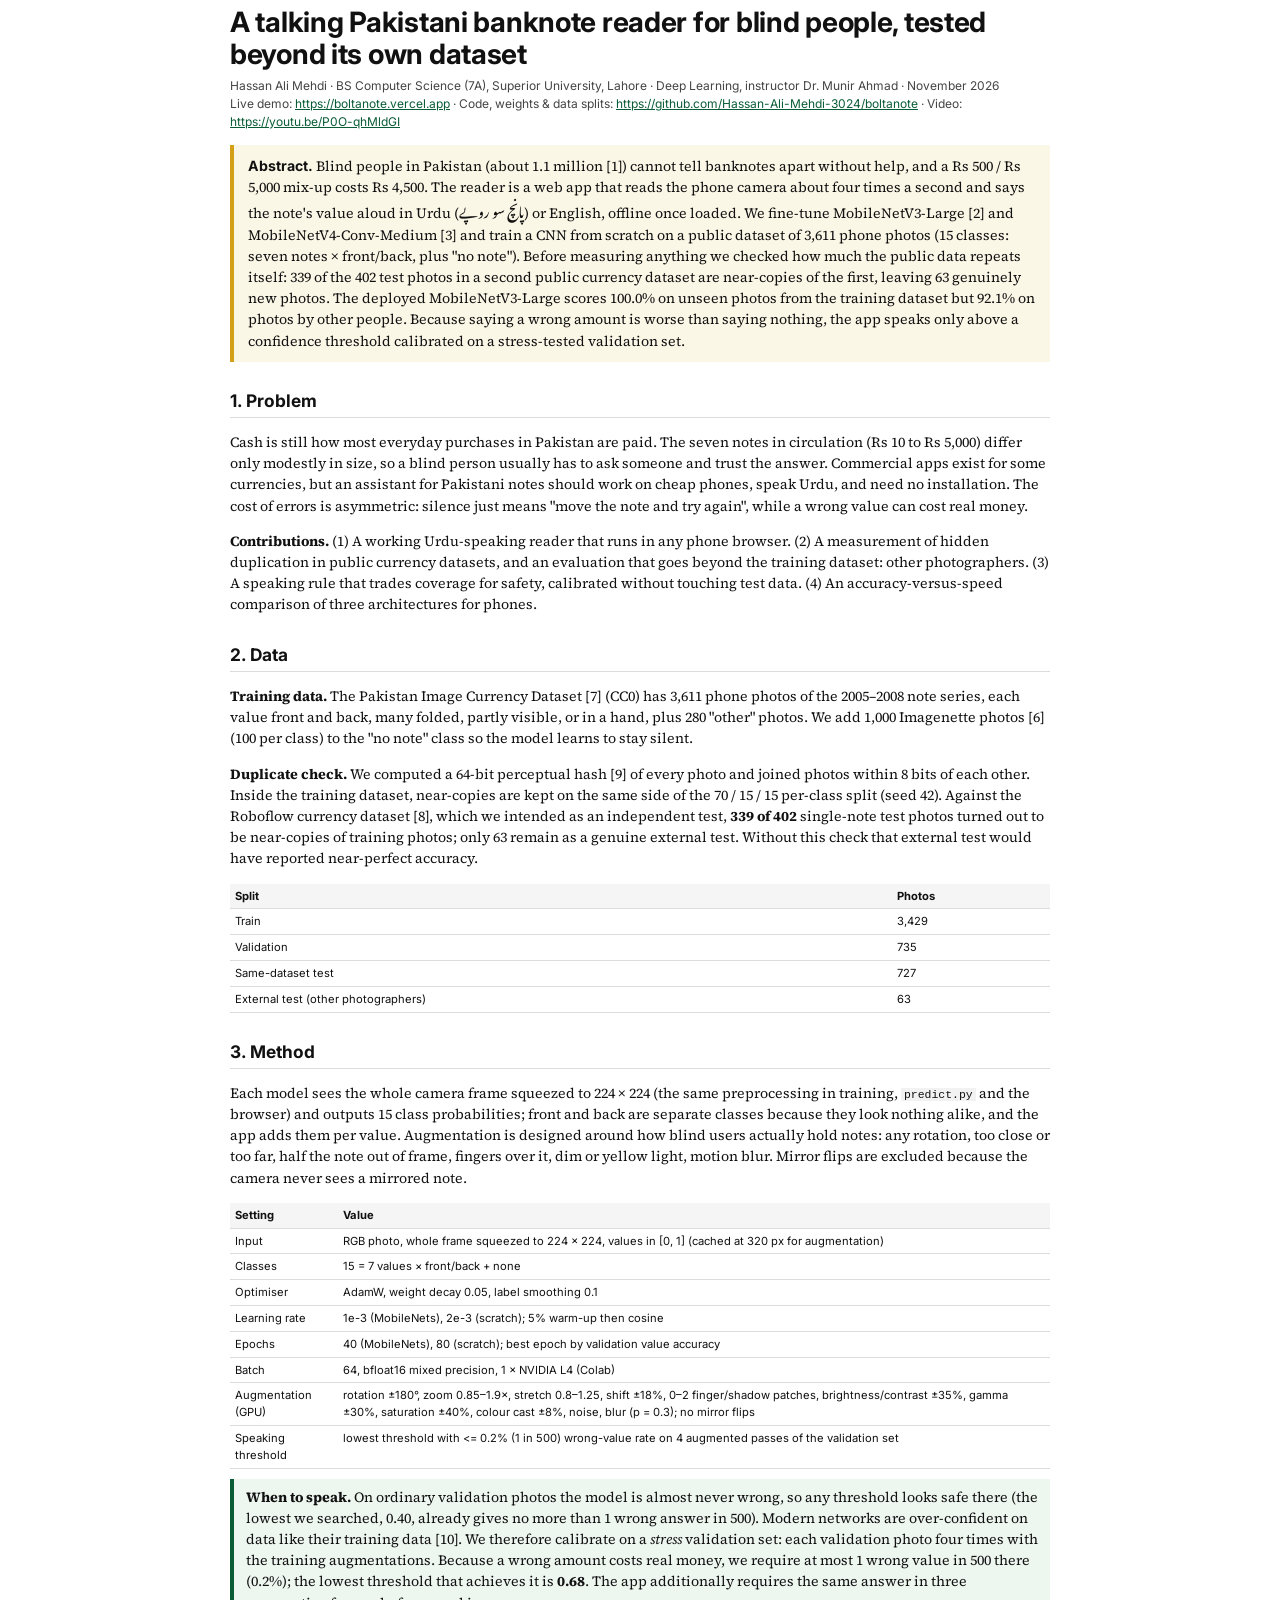
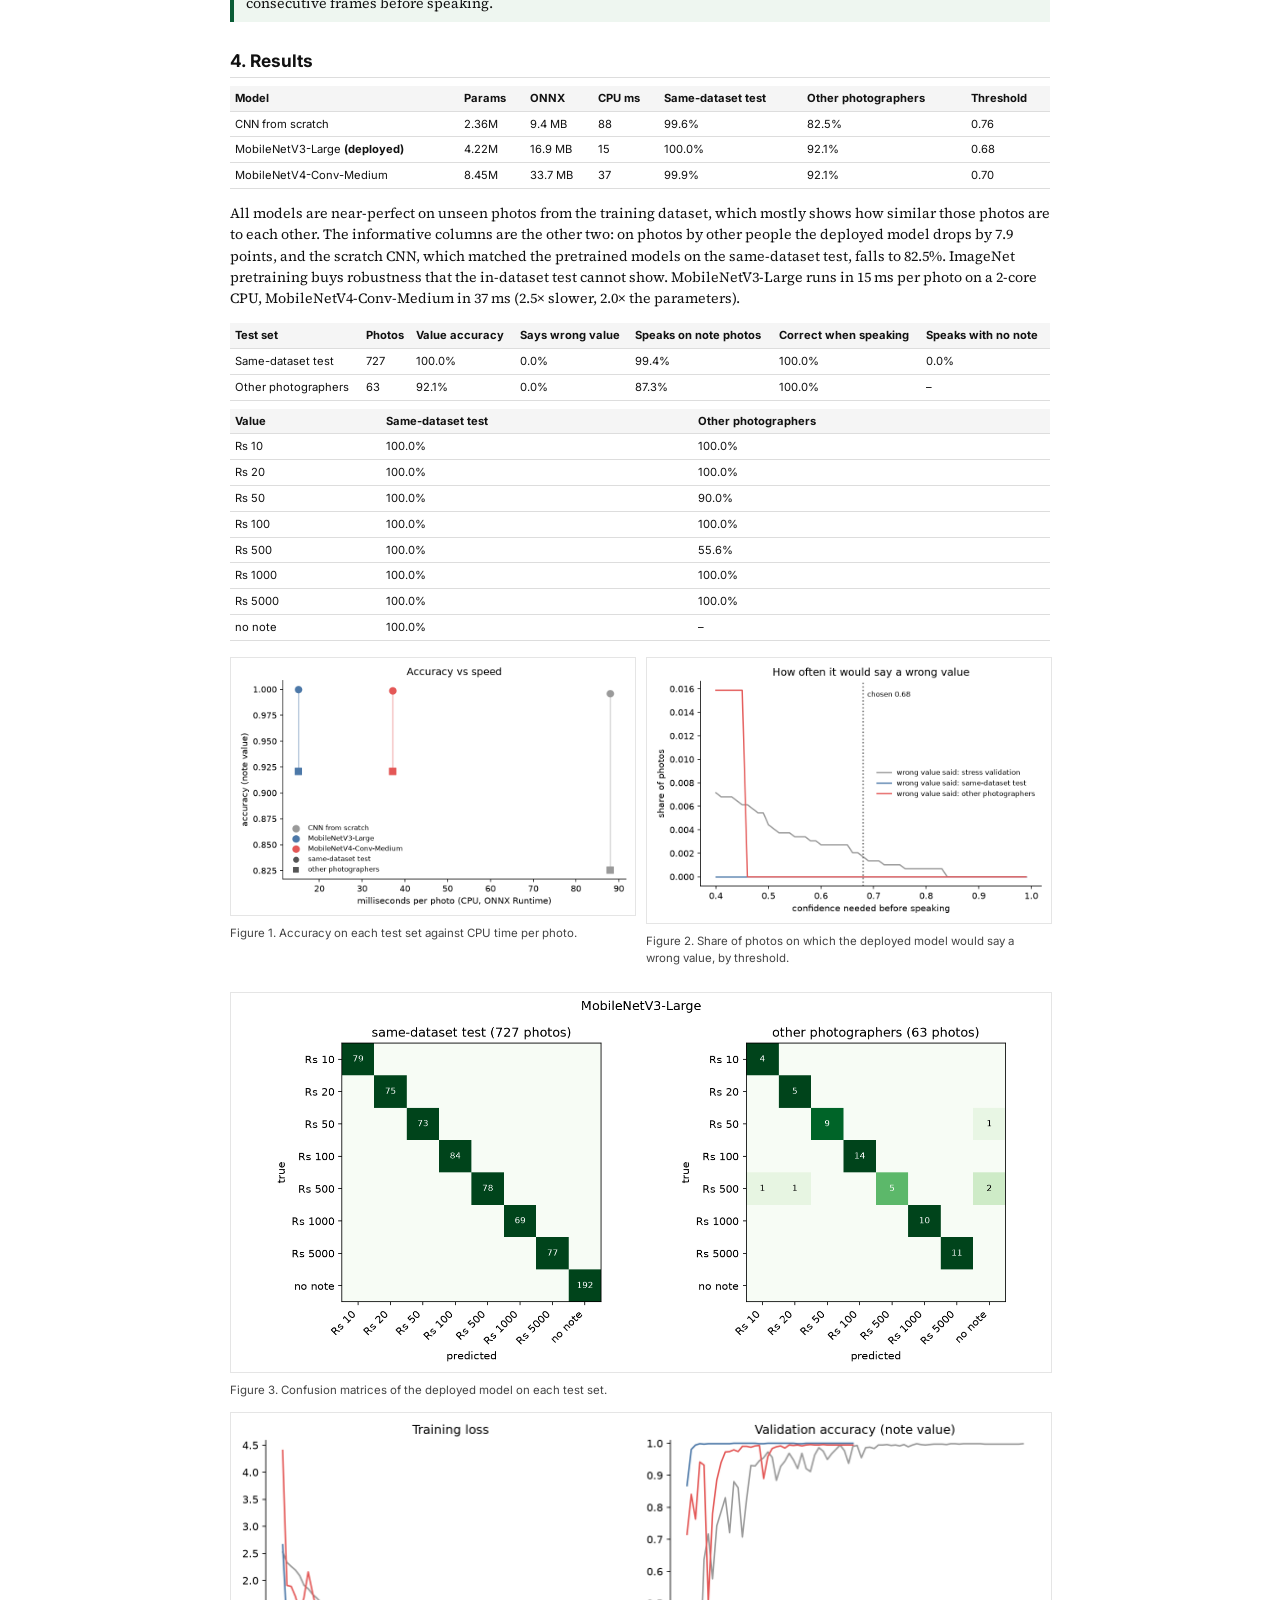
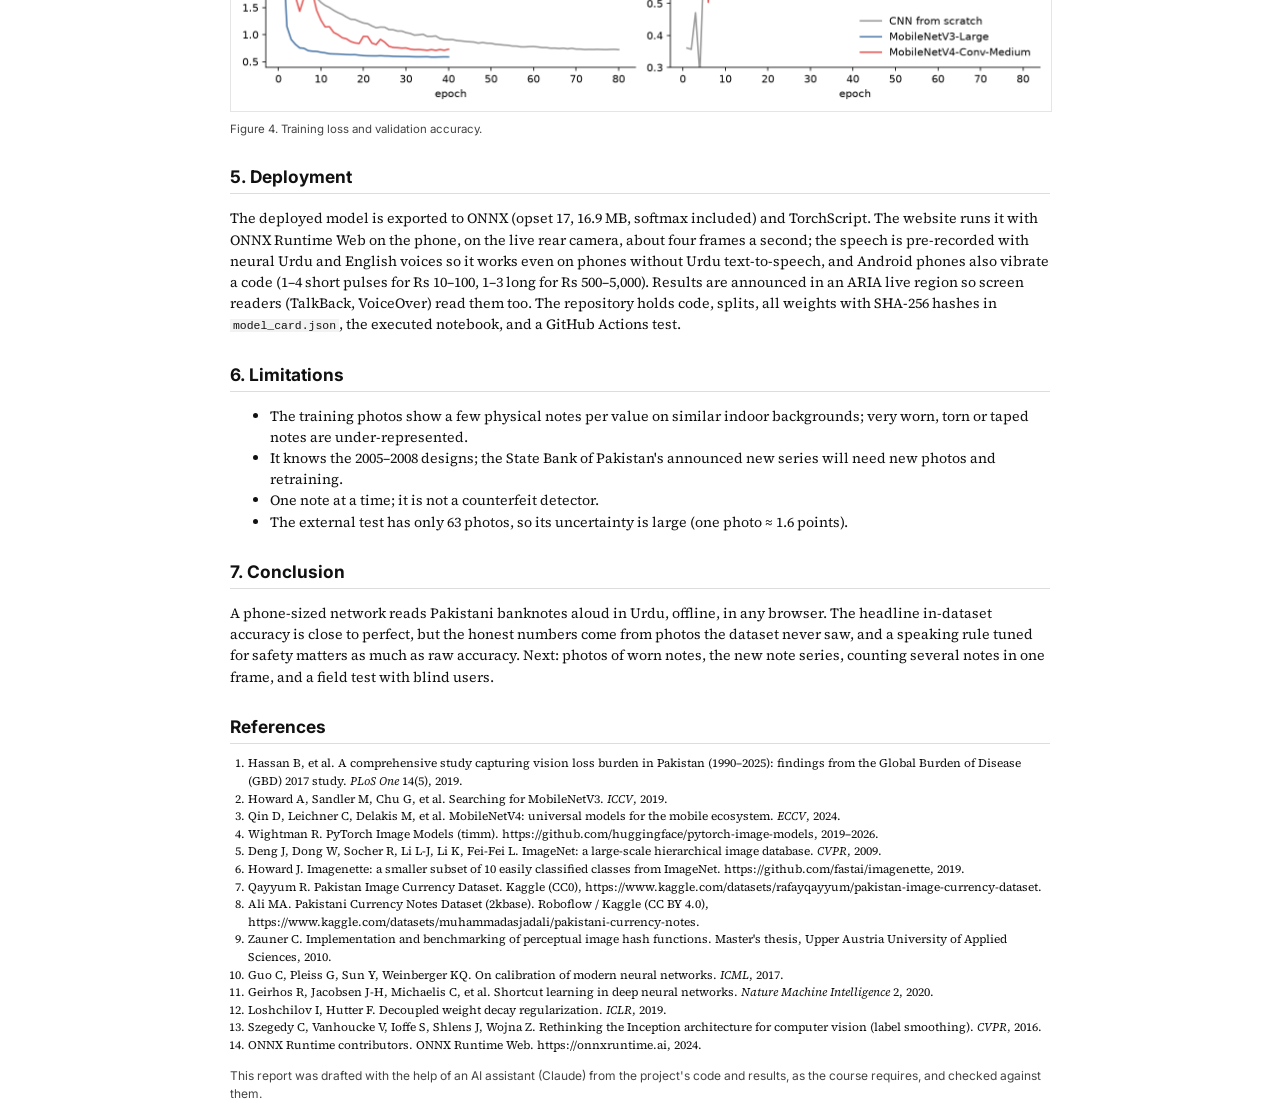
<file: docs/report/index.html>
<!doctype html><html lang="en"><head><meta charset="utf-8"><title>Pakistani Banknote Reader: report</title>
<meta name="viewport" content="width=device-width, initial-scale=1">
<link href="https://fonts.googleapis.com/css2?family=Inter:wght@400;600;700;800&family=Source+Serif+4:ital,opsz,wght@0,8..60,400;0,8..60,600;1,8..60,400&family=Noto+Nastaliq+Urdu&display=swap" rel="stylesheet">
<style>
body{font-family:"Source Serif 4",Georgia,serif;font-size:10.6pt;line-height:1.5;color:#111;max-width:820px;margin:0 auto;padding:0 14px}
h1,h2,h3,.meta,table,figcaption,.abstract b{font-family:Inter,system-ui,sans-serif}
h1{font-size:21pt;line-height:1.15;margin:.2em 0 .25em;letter-spacing:-.01em} h2{font-size:13pt;margin:1.5em 0 .4em;border-bottom:1px solid #ddd;padding-bottom:3px}
.meta{font-size:9pt;color:#444;margin-bottom:12px} .meta a{color:#0a5c36} .ur{font-family:"Noto Nastaliq Urdu",serif}
.abstract{background:#fbf7e6;border-left:4px solid #d4a017;padding:10px 14px;margin:14px 0}
table{border-collapse:collapse;width:100%;font-size:8.4pt;margin:8px 0 4px} th,td{border-bottom:1px solid #ddd;padding:4px 5px;text-align:left;vertical-align:top} th{background:#f5f5f5}
figure{margin:12px 0;break-inside:avoid} figure img{width:100%;border:1px solid #e5e5e5} figcaption{font-size:8.6pt;color:#444;margin-top:3px}
.two{display:grid;grid-template-columns:1fr 1fr;gap:12px} code{font-size:8.6pt;background:#f2f2f2;padding:0 3px}
ol.refs{font-size:8.8pt;padding-left:18px} .key{background:#eef6f0;border-left:4px solid #0a5c36;padding:8px 12px;margin:10px 0}
@media print{h2{break-after:avoid} table{break-inside:avoid}}
</style></head><body>
<h1>A talking Pakistani banknote reader for blind people, tested beyond its own dataset</h1>
<div class="meta">Hassan Ali Mehdi · BS Computer Science (7A), Superior University, Lahore · Deep Learning, instructor Dr. Munir Ahmad · November 2026<br>
Live demo: <a href="https://boltanote.vercel.app">https://boltanote.vercel.app</a> · Code, weights &amp; data splits: <a href="https://github.com/Hassan-Ali-Mehdi-3024/boltanote">https://github.com/Hassan-Ali-Mehdi-3024/boltanote</a> · Video: <a href="https://youtu.be/P0O-qhMldGI">https://youtu.be/P0O-qhMldGI</a></div>

<div class="abstract"><b>Abstract.</b> Blind people in Pakistan (about 1.1 million [1]) cannot tell banknotes apart without help, and a Rs 500 / Rs 5,000 mix-up costs Rs 4,500. The reader is a web app that reads the phone camera about four times a second and says the note's value aloud in Urdu (<span class="ur">پانچ سو روپے</span>) or English, offline once loaded. We fine-tune MobileNetV3-Large [2] and MobileNetV4-Conv-Medium [3] and train a CNN from scratch on a public dataset of 3,611 phone photos (15 classes: seven notes × front/back, plus "no note"). Before measuring anything we checked how much the public data repeats itself: 339 of the 402 test photos in a second public currency dataset are near-copies of the first, leaving 63 genuinely new photos. The deployed MobileNetV3-Large scores 100.0% on unseen photos from the training dataset but 92.1% on photos by other people. Because saying a wrong amount is worse than saying nothing, the app speaks only above a confidence threshold calibrated on a stress-tested validation set.</div>

<h2>1. Problem</h2>
<p>Cash is still how most everyday purchases in Pakistan are paid. The seven notes in circulation (Rs 10 to Rs 5,000) differ only modestly in size, so a blind person usually has to ask someone and trust the answer. Commercial apps exist for some currencies, but an assistant for Pakistani notes should work on cheap phones, speak Urdu, and need no installation. The cost of errors is asymmetric: silence just means "move the note and try again", while a wrong value can cost real money.</p>
<p><b>Contributions.</b> (1) A working Urdu-speaking reader that runs in any phone browser. (2) A measurement of hidden duplication in public currency datasets, and an evaluation that goes beyond the training dataset: other photographers. (3) A speaking rule that trades coverage for safety, calibrated without touching test data. (4) An accuracy-versus-speed comparison of three architectures for phones.</p>

<h2>2. Data</h2>
<p><b>Training data.</b> The Pakistan Image Currency Dataset [7] (CC0) has 3,611 phone photos of the 2005–2008 note series, each value front and back, many folded, partly visible, or in a hand, plus 280 "other" photos. We add 1,000 Imagenette photos [6] (100 per class) to the "no note" class so the model learns to stay silent.</p>
<p><b>Duplicate check.</b> We computed a 64-bit perceptual hash [9] of every photo and joined photos within 8 bits of each other. Inside the training dataset, near-copies are kept on the same side of the 70 / 15 / 15 per-class split (seed 42). Against the Roboflow currency dataset [8], which we intended as an independent test, <b>339 of 402</b> single-note test photos turned out to be near-copies of training photos; only 63 remain as a genuine external test. Without this check that external test would have reported near-perfect accuracy.</p>

<table><tr><th>Split</th><th>Photos</th></tr><tr><td>Train</td><td>3,429</td></tr><tr><td>Validation</td><td>735</td></tr><tr><td>Same-dataset test</td><td>727</td></tr><tr><td>External test (other photographers)</td><td>63</td></tr></table>

<h2>3. Method</h2>
<p>Each model sees the whole camera frame squeezed to 224 × 224 (the same preprocessing in training, <code>predict.py</code> and the browser) and outputs 15 class probabilities; front and back are separate classes because they look nothing alike, and the app adds them per value. Augmentation is designed around how blind users actually hold notes: any rotation, too close or too far, half the note out of frame, fingers over it, dim or yellow light, motion blur. Mirror flips are excluded because the camera never sees a mirrored note.</p>
<table><tr><th>Setting</th><th>Value</th></tr><tr><td>Input</td><td>RGB photo, whole frame squeezed to 224 × 224, values in [0, 1] (cached at 320 px for augmentation)</td></tr><tr><td>Classes</td><td>15 = 7 values × front/back + none</td></tr><tr><td>Optimiser</td><td>AdamW, weight decay 0.05, label smoothing 0.1</td></tr><tr><td>Learning rate</td><td>1e-3 (MobileNets), 2e-3 (scratch); 5% warm-up then cosine</td></tr><tr><td>Epochs</td><td>40 (MobileNets), 80 (scratch); best epoch by validation value accuracy</td></tr><tr><td>Batch</td><td>64, bfloat16 mixed precision, 1 × NVIDIA L4 (Colab)</td></tr><tr><td>Augmentation (GPU)</td><td>rotation ±180°, zoom 0.85–1.9×, stretch 0.8–1.25, shift ±18%, 0–2 finger/shadow patches, brightness/contrast ±35%, gamma ±30%, saturation ±40%, colour cast ±8%, noise, blur (p = 0.3); no mirror flips</td></tr><tr><td>Speaking threshold</td><td>lowest threshold with <= 0.2% (1 in 500) wrong-value rate on 4 augmented passes of the validation set</td></tr></table>
<div class="key"><b>When to speak.</b> On ordinary validation photos the model is almost never wrong, so any threshold looks safe there (the lowest we searched, 0.40, already gives no more than 1 wrong answer in 500). Modern networks are over-confident on data like their training data [10]. We therefore calibrate on a <i>stress</i> validation set: each validation photo four times with the training augmentations. Because a wrong amount costs real money, we require at most 1 wrong value in 500 there (0.2%); the lowest threshold that achieves it is <b>0.68</b>. The app additionally requires the same answer in three consecutive frames before speaking.</div>

<h2>4. Results</h2>
<table><tr><th>Model</th><th>Params</th><th>ONNX</th><th>CPU ms</th><th>Same-dataset test</th><th>Other photographers</th><th>Threshold</th></tr><tr><td>CNN from scratch</td><td>2.36M</td><td>9.4 MB</td><td>88</td><td>99.6%</td><td>82.5%</td><td>0.76</td></tr><tr><td>MobileNetV3-Large <b>(deployed)</b></td><td>4.22M</td><td>16.9 MB</td><td>15</td><td>100.0%</td><td>92.1%</td><td>0.68</td></tr><tr><td>MobileNetV4-Conv-Medium</td><td>8.45M</td><td>33.7 MB</td><td>37</td><td>99.9%</td><td>92.1%</td><td>0.70</td></tr></table>
<p>All models are near-perfect on unseen photos from the training dataset, which mostly shows how similar those photos are to each other. The informative columns are the other two: on photos by other people the deployed model drops by 7.9 points, and the scratch CNN, which matched the pretrained models on the same-dataset test, falls to 82.5%. ImageNet pretraining buys robustness that the in-dataset test cannot show. MobileNetV3-Large runs in 15 ms per photo on a 2-core CPU, MobileNetV4-Conv-Medium in 37 ms (2.5× slower, 2.0× the parameters). </p>
<table><tr><th>Test set</th><th>Photos</th><th>Value accuracy</th><th>Says wrong value</th><th>Speaks on note photos</th><th>Correct when speaking</th><th>Speaks with no note</th></tr><tr><td>Same-dataset test</td><td>727</td><td>100.0%</td><td>0.0%</td><td>99.4%</td><td>100.0%</td><td>0.0%</td></tr><tr><td>Other photographers</td><td>63</td><td>92.1%</td><td>0.0%</td><td>87.3%</td><td>100.0%</td><td>–</td></tr></table>
<table><tr><th>Value</th><th>Same-dataset test</th><th>Other photographers</th></tr><tr><td>Rs 10</td><td>100.0%</td><td>100.0%</td></tr><tr><td>Rs 20</td><td>100.0%</td><td>100.0%</td></tr><tr><td>Rs 50</td><td>100.0%</td><td>90.0%</td></tr><tr><td>Rs 100</td><td>100.0%</td><td>100.0%</td></tr><tr><td>Rs 500</td><td>100.0%</td><td>55.6%</td></tr><tr><td>Rs 1000</td><td>100.0%</td><td>100.0%</td></tr><tr><td>Rs 5000</td><td>100.0%</td><td>100.0%</td></tr><tr><td>no note</td><td>100.0%</td><td>–</td></tr></table>
<div class="two"><figure><img src="figures/accuracy_vs_speed.png"><figcaption>Figure 1. Accuracy on each test set against CPU time per photo.</figcaption></figure>
<figure><img src="figures/speak_threshold.png"><figcaption>Figure 2. Share of photos on which the deployed model would say a wrong value, by threshold.</figcaption></figure></div>
<figure><img src="figures/confusion_matrix.png"><figcaption>Figure 3. Confusion matrices of the deployed model on each test set.</figcaption></figure>

<figure><img src="figures/training_curves.png"><figcaption>Figure 4. Training loss and validation accuracy.</figcaption></figure>

<h2>5. Deployment</h2>
<p>The deployed model is exported to ONNX (opset 17, 16.9 MB, softmax included) and TorchScript. The website runs it with ONNX Runtime Web on the phone, on the live rear camera, about four frames a second; the speech is pre-recorded with neural Urdu and English voices so it works even on phones without Urdu text-to-speech, and Android phones also vibrate a code (1–4 short pulses for Rs 10–100, 1–3 long for Rs 500–5,000). Results are announced in an ARIA live region so screen readers (TalkBack, VoiceOver) read them too. The repository holds code, splits, all weights with SHA-256 hashes in <code>model_card.json</code>, the executed notebook, and a GitHub Actions test.</p>

<h2>6. Limitations</h2>
<ul><li>The training photos show a few physical notes per value on similar indoor backgrounds; very worn, torn or taped notes are under-represented.</li>
<li>It knows the 2005–2008 designs; the State Bank of Pakistan's announced new series will need new photos and retraining.</li>
<li>One note at a time; it is not a counterfeit detector.</li>
<li>The external test has only 63 photos, so its uncertainty is large (one photo ≈ 1.6 points).</li></ul>

<h2>7. Conclusion</h2>
<p>A phone-sized network reads Pakistani banknotes aloud in Urdu, offline, in any browser. The headline in-dataset accuracy is close to perfect, but the honest numbers come from photos the dataset never saw, and a speaking rule tuned for safety matters as much as raw accuracy. Next: photos of worn notes, the new note series, counting several notes in one frame, and a field test with blind users.</p>

<h2>References</h2><ol class="refs"><li>Hassan B, et al. A comprehensive study capturing vision loss burden in Pakistan (1990–2025): findings from the Global Burden of Disease (GBD) 2017 study. <i>PLoS One</i> 14(5), 2019.</li><li>Howard A, Sandler M, Chu G, et al. Searching for MobileNetV3. <i>ICCV</i>, 2019.</li><li>Qin D, Leichner C, Delakis M, et al. MobileNetV4: universal models for the mobile ecosystem. <i>ECCV</i>, 2024.</li><li>Wightman R. PyTorch Image Models (timm). https://github.com/huggingface/pytorch-image-models, 2019–2026.</li><li>Deng J, Dong W, Socher R, Li L-J, Li K, Fei-Fei L. ImageNet: a large-scale hierarchical image database. <i>CVPR</i>, 2009.</li><li>Howard J. Imagenette: a smaller subset of 10 easily classified classes from ImageNet. https://github.com/fastai/imagenette, 2019.</li><li>Qayyum R. Pakistan Image Currency Dataset. Kaggle (CC0), https://www.kaggle.com/datasets/rafayqayyum/pakistan-image-currency-dataset.</li><li>Ali MA. Pakistani Currency Notes Dataset (2kbase). Roboflow / Kaggle (CC BY 4.0), https://www.kaggle.com/datasets/muhammadasjadali/pakistani-currency-notes.</li><li>Zauner C. Implementation and benchmarking of perceptual image hash functions. Master's thesis, Upper Austria University of Applied Sciences, 2010.</li><li>Guo C, Pleiss G, Sun Y, Weinberger KQ. On calibration of modern neural networks. <i>ICML</i>, 2017.</li><li>Geirhos R, Jacobsen J-H, Michaelis C, et al. Shortcut learning in deep neural networks. <i>Nature Machine Intelligence</i> 2, 2020.</li><li>Loshchilov I, Hutter F. Decoupled weight decay regularization. <i>ICLR</i>, 2019.</li><li>Szegedy C, Vanhoucke V, Ioffe S, Shlens J, Wojna Z. Rethinking the Inception architecture for computer vision (label smoothing). <i>CVPR</i>, 2016.</li><li>ONNX Runtime contributors. ONNX Runtime Web. https://onnxruntime.ai, 2024.</li></ol>
<p class="meta">This report was drafted with the help of an AI assistant (Claude) from the project's code and results, as the course requires, and checked against them.</p>
</body></html>
</file>
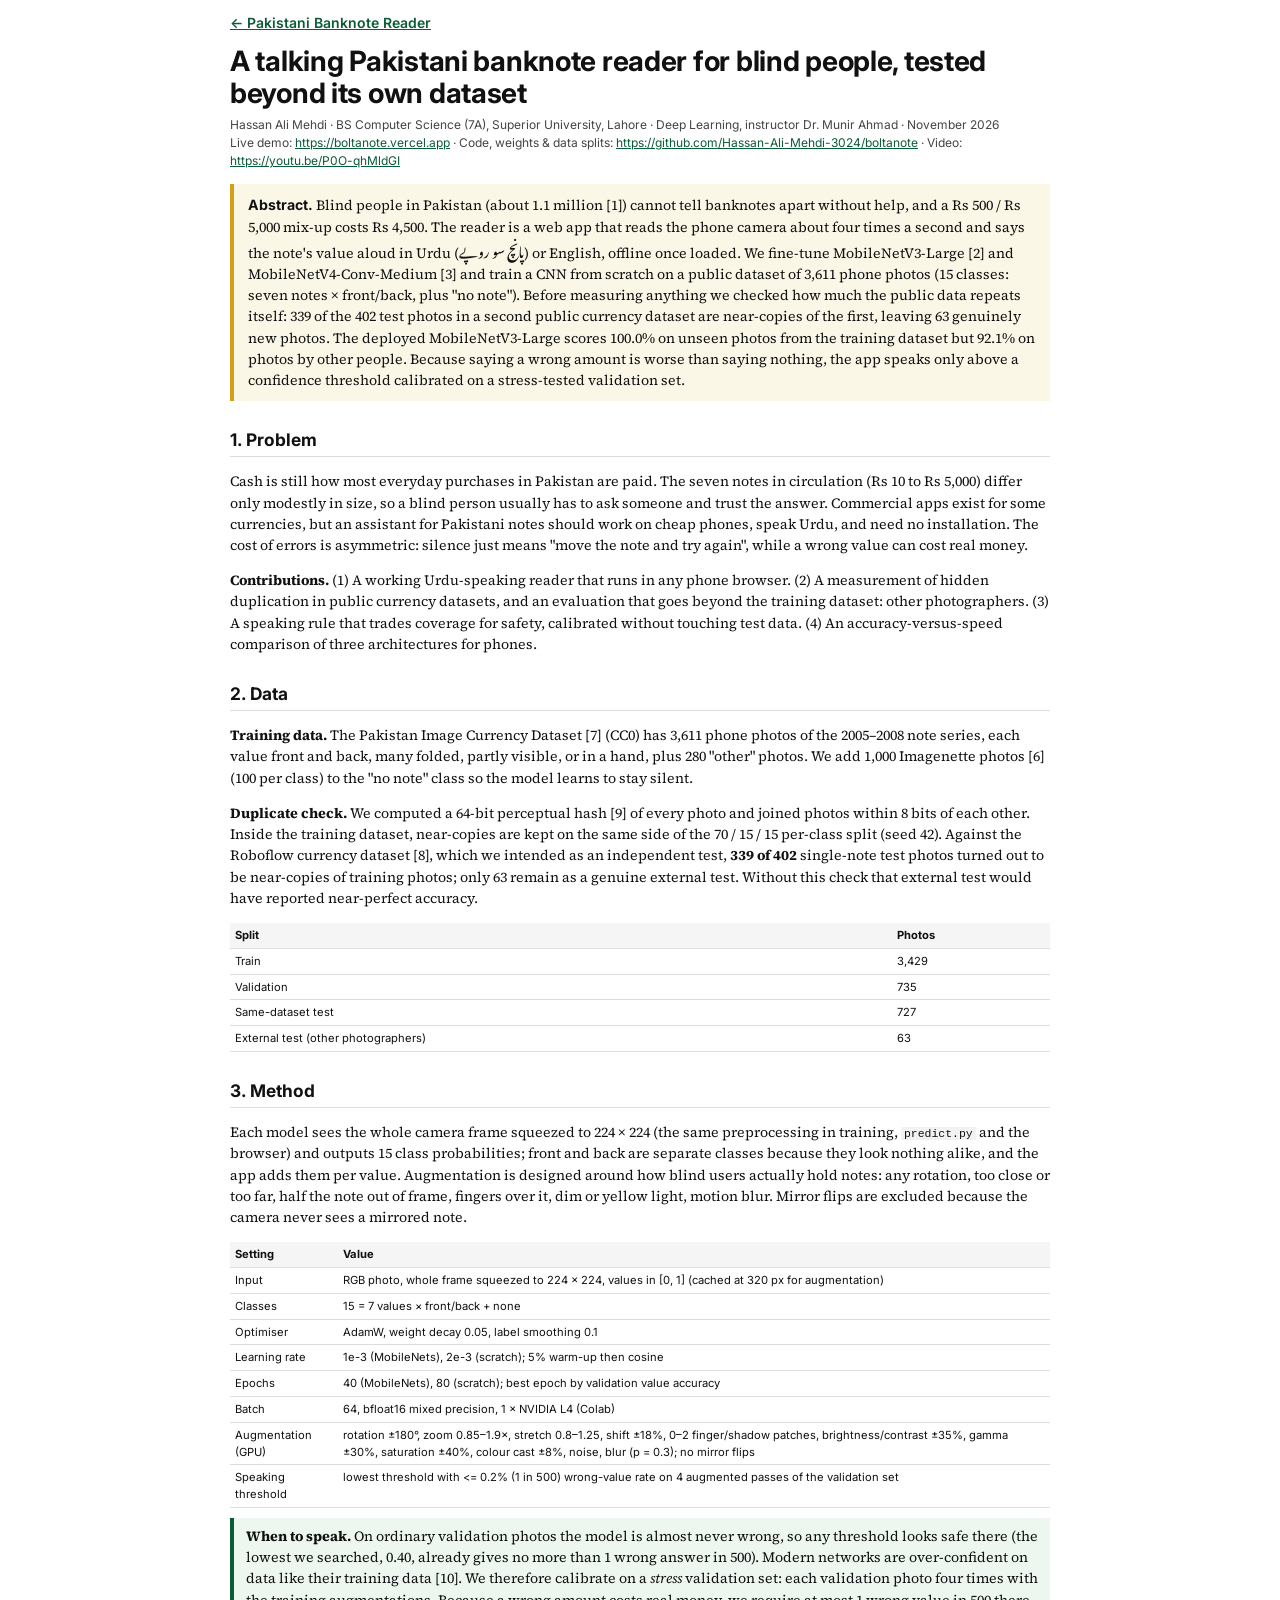
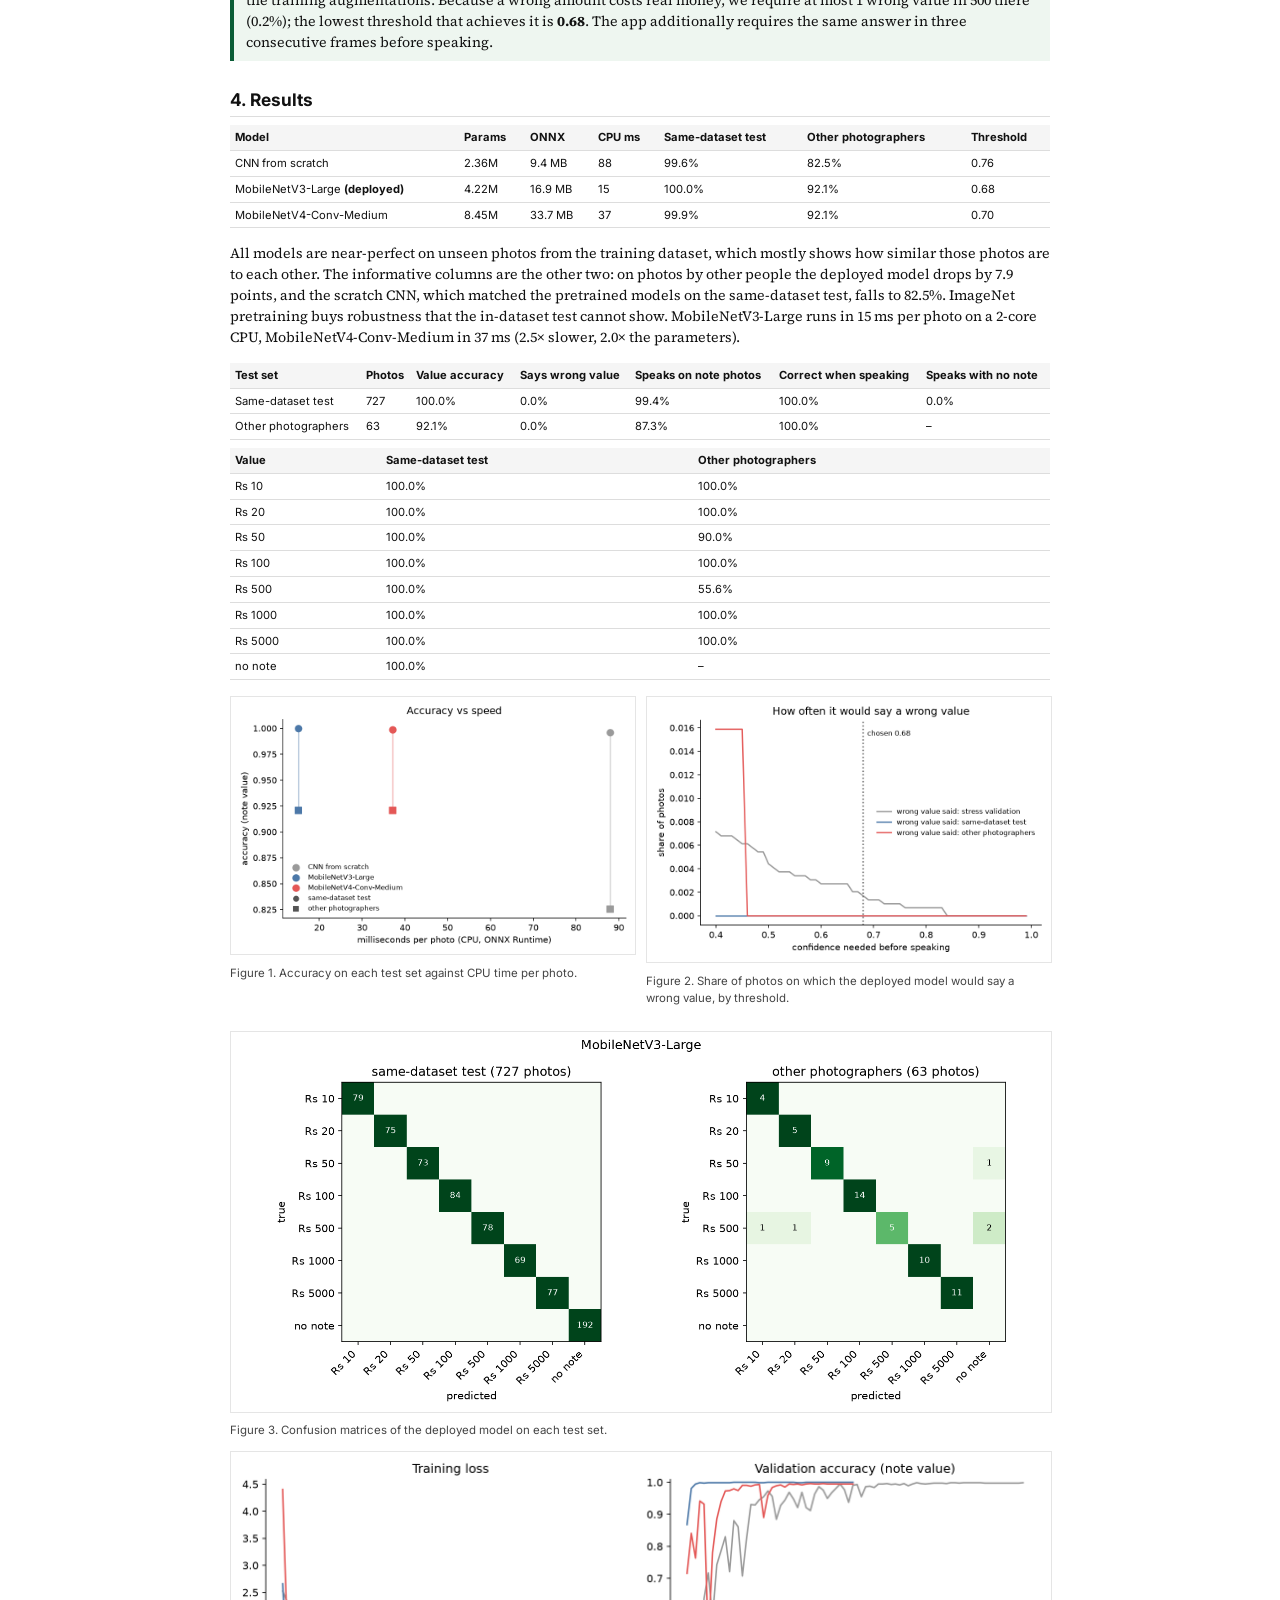
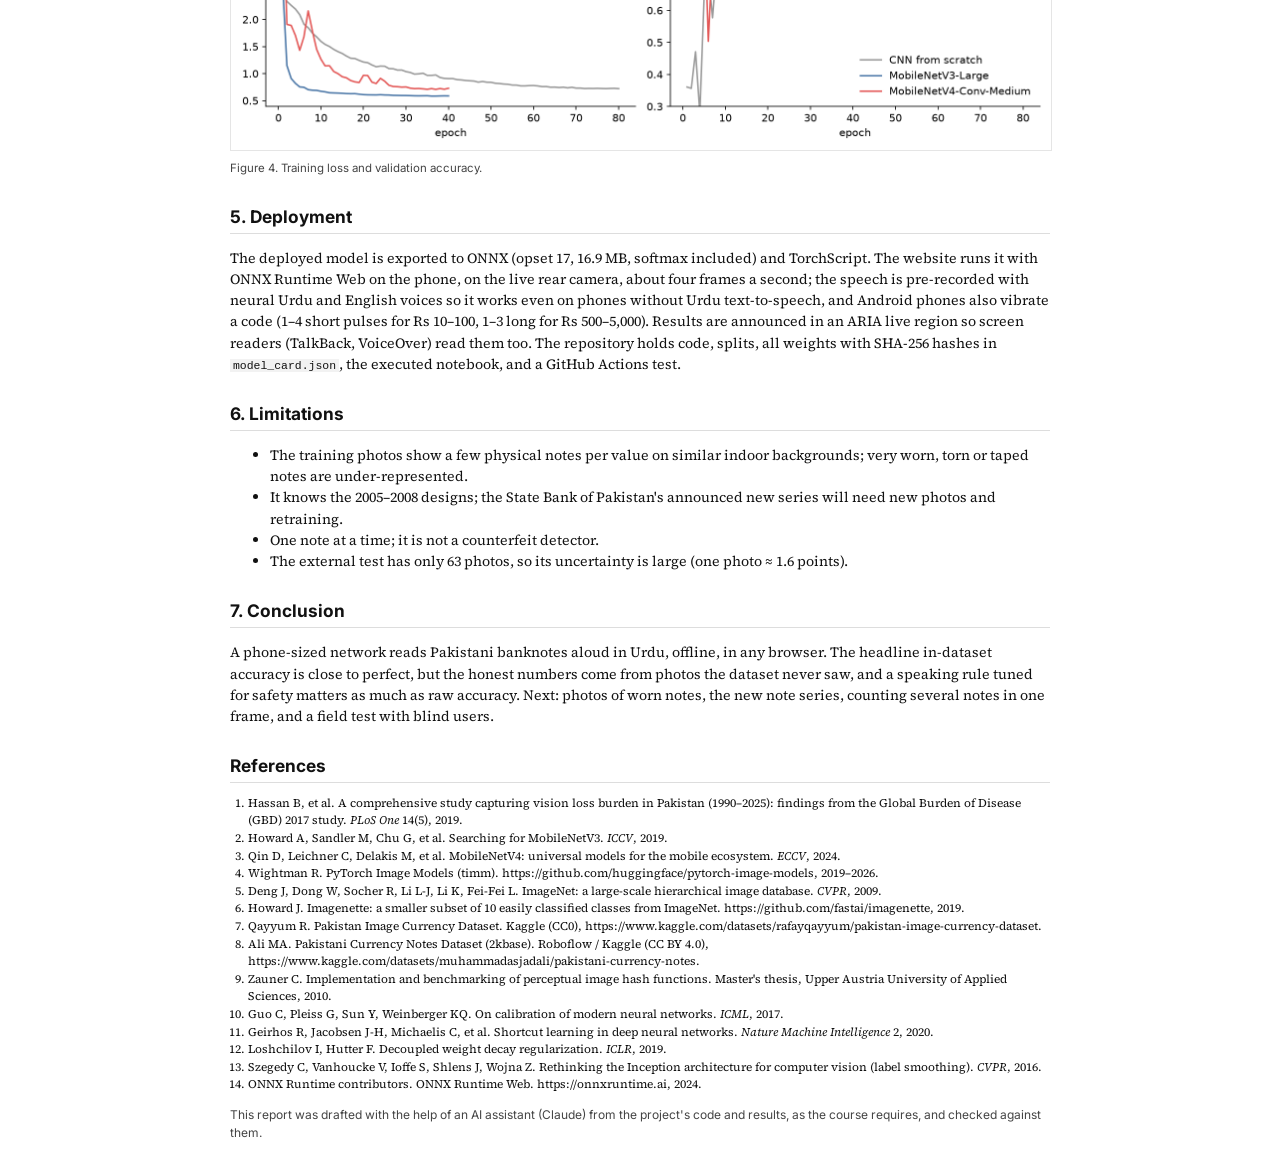
<file: web/report/index.html>
<!doctype html><html lang="en"><head><meta charset="utf-8"><title>Pakistani Banknote Reader: Full Project Report</title>
<meta name="description" content="Full report on the Pakistani Banknote Reader: data, duplicate check, three models compared, a calibrated speaking threshold, results and limits.">
<link rel="canonical" href="https://boltanote.vercel.app/report/">
<meta name="robots" content="index, follow, max-image-preview:large, max-snippet:-1">
<meta name="author" content="Hassan Ali Mehdi">
<meta property="og:type" content="article">
<meta property="og:site_name" content="Pakistani Banknote Reader">
<meta property="og:title" content="Pakistani Banknote Reader: Full Project Report">
<meta property="og:description" content="Full report on the Pakistani Banknote Reader: data, duplicate check, three models compared, a calibrated speaking threshold, results and limits.">
<meta property="og:url" content="https://boltanote.vercel.app/report/">
<meta property="og:image" content="https://boltanote.vercel.app/og.png">
<meta name="twitter:card" content="summary_large_image">
<link rel="icon" href="../favicon.svg" type="image/svg+xml">
<link rel="alternate" type="application/pdf" href="../report.pdf" title="This report as a PDF">
<script type="application/ld+json">{"@context": "https://schema.org", "@type": "Report", "name": "Pakistani Banknote Reader: project report", "headline": "A talking Pakistani banknote reader for blind people, tested beyond its own dataset", "description": "Full report on the Pakistani Banknote Reader: data, duplicate check, three models compared, a calibrated speaking threshold, results and limits.", "url": "https://boltanote.vercel.app/report/", "datePublished": "2026-10-28", "dateModified": "2026-10-31", "author": {"@type": "Person", "name": "Hassan Ali Mehdi", "url": "https://github.com/Hassan-Ali-Mehdi-3024"}, "encoding": {"@type": "MediaObject", "contentUrl": "https://boltanote.vercel.app/report.pdf", "encodingFormat": "application/pdf"}, "about": {"@type": "WebApplication", "name": "Pakistani Banknote Reader", "url": "https://boltanote.vercel.app/"}, "inLanguage": "en"}</script>
<meta name="viewport" content="width=device-width, initial-scale=1">
<link href="https://fonts.googleapis.com/css2?family=Inter:wght@400;600;700;800&family=Source+Serif+4:ital,opsz,wght@0,8..60,400;0,8..60,600;1,8..60,400&family=Noto+Nastaliq+Urdu&display=swap" rel="stylesheet">
<style>
body{font-family:"Source Serif 4",Georgia,serif;font-size:10.6pt;line-height:1.5;color:#111;max-width:820px;margin:0 auto;padding:0 14px}
h1,h2,h3,.meta,table,figcaption,.abstract b{font-family:Inter,system-ui,sans-serif}
h1{font-size:21pt;line-height:1.15;margin:.2em 0 .25em;letter-spacing:-.01em} h2{font-size:13pt;margin:1.5em 0 .4em;border-bottom:1px solid #ddd;padding-bottom:3px}
.meta{font-size:9pt;color:#444;margin-bottom:12px} .meta a{color:#0a5c36} .ur{font-family:"Noto Nastaliq Urdu",serif}
.abstract{background:#fbf7e6;border-left:4px solid #d4a017;padding:10px 14px;margin:14px 0}
table{border-collapse:collapse;width:100%;font-size:8.4pt;margin:8px 0 4px} th,td{border-bottom:1px solid #ddd;padding:4px 5px;text-align:left;vertical-align:top} th{background:#f5f5f5}
figure{margin:12px 0;break-inside:avoid} figure img{width:100%;border:1px solid #e5e5e5} figcaption{font-size:8.6pt;color:#444;margin-top:3px}
.two{display:grid;grid-template-columns:1fr 1fr;gap:12px} code{font-size:8.6pt;background:#f2f2f2;padding:0 3px}
ol.refs{font-size:8.8pt;padding-left:18px} .key{background:#eef6f0;border-left:4px solid #0a5c36;padding:8px 12px;margin:10px 0}
@media print{h2{break-after:avoid} table{break-inside:avoid}}
</style></head><body><p style="font:600 14px Inter,system-ui,sans-serif;margin:14px 0"><a href="../" style="color:#0a5c36">← Pakistani Banknote Reader</a></p>
<h1>A talking Pakistani banknote reader for blind people, tested beyond its own dataset</h1>
<div class="meta">Hassan Ali Mehdi · BS Computer Science (7A), Superior University, Lahore · Deep Learning, instructor Dr. Munir Ahmad · November 2026<br>
Live demo: <a href="https://boltanote.vercel.app">https://boltanote.vercel.app</a> · Code, weights &amp; data splits: <a href="https://github.com/Hassan-Ali-Mehdi-3024/boltanote">https://github.com/Hassan-Ali-Mehdi-3024/boltanote</a> · Video: <a href="https://youtu.be/P0O-qhMldGI">https://youtu.be/P0O-qhMldGI</a></div>

<div class="abstract"><b>Abstract.</b> Blind people in Pakistan (about 1.1 million [1]) cannot tell banknotes apart without help, and a Rs 500 / Rs 5,000 mix-up costs Rs 4,500. The reader is a web app that reads the phone camera about four times a second and says the note's value aloud in Urdu (<span class="ur">پانچ سو روپے</span>) or English, offline once loaded. We fine-tune MobileNetV3-Large [2] and MobileNetV4-Conv-Medium [3] and train a CNN from scratch on a public dataset of 3,611 phone photos (15 classes: seven notes × front/back, plus "no note"). Before measuring anything we checked how much the public data repeats itself: 339 of the 402 test photos in a second public currency dataset are near-copies of the first, leaving 63 genuinely new photos. The deployed MobileNetV3-Large scores 100.0% on unseen photos from the training dataset but 92.1% on photos by other people. Because saying a wrong amount is worse than saying nothing, the app speaks only above a confidence threshold calibrated on a stress-tested validation set.</div>

<h2>1. Problem</h2>
<p>Cash is still how most everyday purchases in Pakistan are paid. The seven notes in circulation (Rs 10 to Rs 5,000) differ only modestly in size, so a blind person usually has to ask someone and trust the answer. Commercial apps exist for some currencies, but an assistant for Pakistani notes should work on cheap phones, speak Urdu, and need no installation. The cost of errors is asymmetric: silence just means "move the note and try again", while a wrong value can cost real money.</p>
<p><b>Contributions.</b> (1) A working Urdu-speaking reader that runs in any phone browser. (2) A measurement of hidden duplication in public currency datasets, and an evaluation that goes beyond the training dataset: other photographers. (3) A speaking rule that trades coverage for safety, calibrated without touching test data. (4) An accuracy-versus-speed comparison of three architectures for phones.</p>

<h2>2. Data</h2>
<p><b>Training data.</b> The Pakistan Image Currency Dataset [7] (CC0) has 3,611 phone photos of the 2005–2008 note series, each value front and back, many folded, partly visible, or in a hand, plus 280 "other" photos. We add 1,000 Imagenette photos [6] (100 per class) to the "no note" class so the model learns to stay silent.</p>
<p><b>Duplicate check.</b> We computed a 64-bit perceptual hash [9] of every photo and joined photos within 8 bits of each other. Inside the training dataset, near-copies are kept on the same side of the 70 / 15 / 15 per-class split (seed 42). Against the Roboflow currency dataset [8], which we intended as an independent test, <b>339 of 402</b> single-note test photos turned out to be near-copies of training photos; only 63 remain as a genuine external test. Without this check that external test would have reported near-perfect accuracy.</p>

<table><tr><th>Split</th><th>Photos</th></tr><tr><td>Train</td><td>3,429</td></tr><tr><td>Validation</td><td>735</td></tr><tr><td>Same-dataset test</td><td>727</td></tr><tr><td>External test (other photographers)</td><td>63</td></tr></table>

<h2>3. Method</h2>
<p>Each model sees the whole camera frame squeezed to 224 × 224 (the same preprocessing in training, <code>predict.py</code> and the browser) and outputs 15 class probabilities; front and back are separate classes because they look nothing alike, and the app adds them per value. Augmentation is designed around how blind users actually hold notes: any rotation, too close or too far, half the note out of frame, fingers over it, dim or yellow light, motion blur. Mirror flips are excluded because the camera never sees a mirrored note.</p>
<table><tr><th>Setting</th><th>Value</th></tr><tr><td>Input</td><td>RGB photo, whole frame squeezed to 224 × 224, values in [0, 1] (cached at 320 px for augmentation)</td></tr><tr><td>Classes</td><td>15 = 7 values × front/back + none</td></tr><tr><td>Optimiser</td><td>AdamW, weight decay 0.05, label smoothing 0.1</td></tr><tr><td>Learning rate</td><td>1e-3 (MobileNets), 2e-3 (scratch); 5% warm-up then cosine</td></tr><tr><td>Epochs</td><td>40 (MobileNets), 80 (scratch); best epoch by validation value accuracy</td></tr><tr><td>Batch</td><td>64, bfloat16 mixed precision, 1 × NVIDIA L4 (Colab)</td></tr><tr><td>Augmentation (GPU)</td><td>rotation ±180°, zoom 0.85–1.9×, stretch 0.8–1.25, shift ±18%, 0–2 finger/shadow patches, brightness/contrast ±35%, gamma ±30%, saturation ±40%, colour cast ±8%, noise, blur (p = 0.3); no mirror flips</td></tr><tr><td>Speaking threshold</td><td>lowest threshold with <= 0.2% (1 in 500) wrong-value rate on 4 augmented passes of the validation set</td></tr></table>
<div class="key"><b>When to speak.</b> On ordinary validation photos the model is almost never wrong, so any threshold looks safe there (the lowest we searched, 0.40, already gives no more than 1 wrong answer in 500). Modern networks are over-confident on data like their training data [10]. We therefore calibrate on a <i>stress</i> validation set: each validation photo four times with the training augmentations. Because a wrong amount costs real money, we require at most 1 wrong value in 500 there (0.2%); the lowest threshold that achieves it is <b>0.68</b>. The app additionally requires the same answer in three consecutive frames before speaking.</div>

<h2>4. Results</h2>
<table><tr><th>Model</th><th>Params</th><th>ONNX</th><th>CPU ms</th><th>Same-dataset test</th><th>Other photographers</th><th>Threshold</th></tr><tr><td>CNN from scratch</td><td>2.36M</td><td>9.4 MB</td><td>88</td><td>99.6%</td><td>82.5%</td><td>0.76</td></tr><tr><td>MobileNetV3-Large <b>(deployed)</b></td><td>4.22M</td><td>16.9 MB</td><td>15</td><td>100.0%</td><td>92.1%</td><td>0.68</td></tr><tr><td>MobileNetV4-Conv-Medium</td><td>8.45M</td><td>33.7 MB</td><td>37</td><td>99.9%</td><td>92.1%</td><td>0.70</td></tr></table>
<p>All models are near-perfect on unseen photos from the training dataset, which mostly shows how similar those photos are to each other. The informative columns are the other two: on photos by other people the deployed model drops by 7.9 points, and the scratch CNN, which matched the pretrained models on the same-dataset test, falls to 82.5%. ImageNet pretraining buys robustness that the in-dataset test cannot show. MobileNetV3-Large runs in 15 ms per photo on a 2-core CPU, MobileNetV4-Conv-Medium in 37 ms (2.5× slower, 2.0× the parameters). </p>
<table><tr><th>Test set</th><th>Photos</th><th>Value accuracy</th><th>Says wrong value</th><th>Speaks on note photos</th><th>Correct when speaking</th><th>Speaks with no note</th></tr><tr><td>Same-dataset test</td><td>727</td><td>100.0%</td><td>0.0%</td><td>99.4%</td><td>100.0%</td><td>0.0%</td></tr><tr><td>Other photographers</td><td>63</td><td>92.1%</td><td>0.0%</td><td>87.3%</td><td>100.0%</td><td>–</td></tr></table>
<table><tr><th>Value</th><th>Same-dataset test</th><th>Other photographers</th></tr><tr><td>Rs 10</td><td>100.0%</td><td>100.0%</td></tr><tr><td>Rs 20</td><td>100.0%</td><td>100.0%</td></tr><tr><td>Rs 50</td><td>100.0%</td><td>90.0%</td></tr><tr><td>Rs 100</td><td>100.0%</td><td>100.0%</td></tr><tr><td>Rs 500</td><td>100.0%</td><td>55.6%</td></tr><tr><td>Rs 1000</td><td>100.0%</td><td>100.0%</td></tr><tr><td>Rs 5000</td><td>100.0%</td><td>100.0%</td></tr><tr><td>no note</td><td>100.0%</td><td>–</td></tr></table>
<div class="two"><figure><img src="figures/accuracy_vs_speed.png" alt="Accuracy on each test set against CPU time per photo." loading="lazy"><figcaption>Figure 1. Accuracy on each test set against CPU time per photo.</figcaption></figure>
<figure><img src="figures/speak_threshold.png" alt="Share of photos on which the deployed model would say a wrong value, by threshold." loading="lazy"><figcaption>Figure 2. Share of photos on which the deployed model would say a wrong value, by threshold.</figcaption></figure></div>
<figure><img src="figures/confusion_matrix.png" alt="Confusion matrices of the deployed model on each test set." loading="lazy"><figcaption>Figure 3. Confusion matrices of the deployed model on each test set.</figcaption></figure>

<figure><img src="figures/training_curves.png" alt="Training loss and validation accuracy." loading="lazy"><figcaption>Figure 4. Training loss and validation accuracy.</figcaption></figure>

<h2>5. Deployment</h2>
<p>The deployed model is exported to ONNX (opset 17, 16.9 MB, softmax included) and TorchScript. The website runs it with ONNX Runtime Web on the phone, on the live rear camera, about four frames a second; the speech is pre-recorded with neural Urdu and English voices so it works even on phones without Urdu text-to-speech, and Android phones also vibrate a code (1–4 short pulses for Rs 10–100, 1–3 long for Rs 500–5,000). Results are announced in an ARIA live region so screen readers (TalkBack, VoiceOver) read them too. The repository holds code, splits, all weights with SHA-256 hashes in <code>model_card.json</code>, the executed notebook, and a GitHub Actions test.</p>

<h2>6. Limitations</h2>
<ul><li>The training photos show a few physical notes per value on similar indoor backgrounds; very worn, torn or taped notes are under-represented.</li>
<li>It knows the 2005–2008 designs; the State Bank of Pakistan's announced new series will need new photos and retraining.</li>
<li>One note at a time; it is not a counterfeit detector.</li>
<li>The external test has only 63 photos, so its uncertainty is large (one photo ≈ 1.6 points).</li></ul>

<h2>7. Conclusion</h2>
<p>A phone-sized network reads Pakistani banknotes aloud in Urdu, offline, in any browser. The headline in-dataset accuracy is close to perfect, but the honest numbers come from photos the dataset never saw, and a speaking rule tuned for safety matters as much as raw accuracy. Next: photos of worn notes, the new note series, counting several notes in one frame, and a field test with blind users.</p>

<h2>References</h2><ol class="refs"><li>Hassan B, et al. A comprehensive study capturing vision loss burden in Pakistan (1990–2025): findings from the Global Burden of Disease (GBD) 2017 study. <i>PLoS One</i> 14(5), 2019.</li><li>Howard A, Sandler M, Chu G, et al. Searching for MobileNetV3. <i>ICCV</i>, 2019.</li><li>Qin D, Leichner C, Delakis M, et al. MobileNetV4: universal models for the mobile ecosystem. <i>ECCV</i>, 2024.</li><li>Wightman R. PyTorch Image Models (timm). https://github.com/huggingface/pytorch-image-models, 2019–2026.</li><li>Deng J, Dong W, Socher R, Li L-J, Li K, Fei-Fei L. ImageNet: a large-scale hierarchical image database. <i>CVPR</i>, 2009.</li><li>Howard J. Imagenette: a smaller subset of 10 easily classified classes from ImageNet. https://github.com/fastai/imagenette, 2019.</li><li>Qayyum R. Pakistan Image Currency Dataset. Kaggle (CC0), https://www.kaggle.com/datasets/rafayqayyum/pakistan-image-currency-dataset.</li><li>Ali MA. Pakistani Currency Notes Dataset (2kbase). Roboflow / Kaggle (CC BY 4.0), https://www.kaggle.com/datasets/muhammadasjadali/pakistani-currency-notes.</li><li>Zauner C. Implementation and benchmarking of perceptual image hash functions. Master's thesis, Upper Austria University of Applied Sciences, 2010.</li><li>Guo C, Pleiss G, Sun Y, Weinberger KQ. On calibration of modern neural networks. <i>ICML</i>, 2017.</li><li>Geirhos R, Jacobsen J-H, Michaelis C, et al. Shortcut learning in deep neural networks. <i>Nature Machine Intelligence</i> 2, 2020.</li><li>Loshchilov I, Hutter F. Decoupled weight decay regularization. <i>ICLR</i>, 2019.</li><li>Szegedy C, Vanhoucke V, Ioffe S, Shlens J, Wojna Z. Rethinking the Inception architecture for computer vision (label smoothing). <i>CVPR</i>, 2016.</li><li>ONNX Runtime contributors. ONNX Runtime Web. https://onnxruntime.ai, 2024.</li></ol>
<p class="meta">This report was drafted with the help of an AI assistant (Claude) from the project's code and results, as the course requires, and checked against them.</p>
</body></html>
</file>
<file: web/style.css>
/* Printed like a banknote: cotton paper, intaglio green, guilloche lines, a yellow security thread. The same system as the film. */
@font-face { font-family: "Bricolage Grotesque"; src: url(fonts/BricolageGrotesque-var-latin.woff2) format("woff2"); font-weight: 200 800; font-display: swap; }
@font-face { font-family: "IBM Plex Mono"; src: url(fonts/IBMPlexMono-400-latin.woff2) format("woff2"); font-weight: 400; font-display: swap; }
@font-face { font-family: "Noto Nastaliq Urdu"; src: url(fonts/NotoNastaliqUrdu-arabic.woff2) format("woff2"); font-weight: 400 700; font-display: swap; unicode-range: U+0600-06FF, U+0750-077F, U+0870-088E, U+08A0-08FF, U+200C-200E, U+FB50-FDFF, U+FE70-FEFF; }
:root {
  color-scheme: light;
  --paper: #f5f1e3; --cotton: #ece7d4; --card: #fbf8ee; --ink: #0f2419; --muted: #47574c; --green: #0a5c36; --deep: #07241a; --deep2: #0d3324; --yellow: #ffd400; --red: #b52916;
  --line: rgba(15, 36, 25, .17); --mist: #b9c7ba; --line-d: rgba(245, 241, 227, .18);
  --disp: "Bricolage Grotesque", ui-sans-serif, system-ui, -apple-system, "Segoe UI", Roboto, sans-serif; --mono: "IBM Plex Mono", ui-monospace, Menlo, monospace; --urdu: "Noto Nastaliq Urdu", "Jameel Noori Nastaleeq", serif;
  --gut: clamp(18px, 4vw, 48px); --max: 1240px; --pad: clamp(64px, 9vw, 124px); --ease: cubic-bezier(.2, .7, .1, 1);
}
* { box-sizing: border-box; }
html { scroll-behavior: smooth; -webkit-text-size-adjust: 100%; }
body { margin: 0; background: var(--paper); color: var(--ink); font: 400 18px/1.55 var(--disp); -webkit-font-smoothing: antialiased; overflow-x: clip; }
img, canvas, video { display: block; max-width: 100%; }
img { height: auto; }
a { color: var(--green); text-underline-offset: .18em; text-decoration-thickness: 1px; }
a:hover { text-decoration-thickness: 2px; }
:focus-visible { outline: 3px solid var(--green); outline-offset: 3px; border-radius: 2px; }
.dark :focus-visible { outline-color: var(--yellow); }
h1, h2, h3, h4, p, figure, ul, pre { margin: 0; }
p, li { text-wrap: pretty; }
.wrap { max-width: var(--max); margin: 0 auto; padding-inline: var(--gut); }
.ur { font-family: var(--urdu); direction: rtl; line-height: 2.1; font-weight: 500; }
.skip { position: absolute; left: -999px; z-index: 99; } .skip:focus { left: 12px; top: 12px; background: var(--yellow); color: var(--ink); padding: 10px 14px; font-weight: 700; }
.thread { position: fixed; inset: 0 auto 0 0; width: 5px; z-index: 60; pointer-events: none; }
.thread i { display: block; height: 100%; transform: scaleY(var(--p, 0)); transform-origin: top; background: repeating-linear-gradient(0deg, var(--yellow) 0 22px, #e5bf00 22px 26px); }

h2 { font-weight: 800; font-size: clamp(38px, 5.4vw, 72px); line-height: 1.03; letter-spacing: -.024em; text-wrap: balance; }
h2.wide { max-width: 18ch; }
.h-mid { font-weight: 800; font-size: clamp(26px, 3vw, 38px); line-height: 1.08; letter-spacing: -.02em; text-wrap: balance; }
.sub { color: var(--muted); max-width: 60ch; margin-top: 20px; font-size: clamp(18px, 1.6vw, 21px); line-height: 1.45; }
.sub.small { font-size: 16px; margin-top: 6px; }
.fine { font-size: 14px; line-height: 1.5; color: var(--muted); max-width: 72ch; }
.huge { font-weight: 800; font-size: clamp(60px, 8.6vw, 120px); line-height: .98; letter-spacing: -.03em; font-variant-numeric: lining-nums tabular-nums; margin-top: clamp(30px, 4vw, 52px); }
.red { color: var(--red); }
.band { padding-block: var(--pad); }
.cotton { background: var(--cotton); }
.dark { background: var(--deep); color: var(--paper); }
.dark .sub, .dark .fine, .dark .meta { color: var(--mist); }
.dark a { color: var(--yellow); }

/* top bar */
header.top { display: flex; align-items: center; justify-content: space-between; gap: 18px; padding: 0 max(var(--gut), calc((100vw - var(--max)) / 2 + var(--gut))); height: 64px; border-bottom: 1px solid var(--line); }
.brand { font-weight: 700; font-size: 17px; letter-spacing: -.01em; color: var(--ink); text-decoration: none; white-space: nowrap; }
@media (max-width: 560px) { .brand .opt { display: none; } }
nav { display: flex; gap: clamp(12px, 1.6vw, 24px); }
nav a { color: var(--ink); text-decoration: none; font-size: 15.5px; font-weight: 500; padding: 8px 0; background: linear-gradient(var(--ink), var(--ink)) 0 calc(100% - 4px) / 0 2px no-repeat; transition: background-size .3s var(--ease); }
nav a:hover { background-size: 100% 2px; }
@media (max-width: 860px) { nav a:not([href="#faq"]):not([href="#links"]) { display: none; } }
@media (max-width: 360px) { .brand { font-size: 15px; } nav { gap: 10px; } nav a { font-size: 14.5px; } }

/* hero */
.hero { display: grid; grid-template-columns: minmax(0, 1.22fr) minmax(0, 1fr); min-height: min(calc(100vh - 64px), 860px); }
.hero-copy { padding: clamp(26px, 3vw, 44px) clamp(20px, 3vw, 48px) clamp(30px, 3vw, 44px) max(var(--gut), calc((100vw - var(--max)) / 2 + var(--gut))); align-self: center; }
h1 { font-weight: 800; font-size: clamp(58px, min(7.6vw, 13.2vh), 112px); line-height: .95; letter-spacing: -.026em; }
h1 .ln { display: block; overflow: hidden; padding-bottom: .09em; margin-bottom: -.09em; }
h1 .ln > span { display: block; animation: rise 1s var(--ease) both; }
h1 .ln:nth-child(2) > span { animation-delay: .08s; } h1 .ln:nth-child(3) > span { animation-delay: .16s; }
@keyframes rise { from { transform: translateY(105%); } }
.tagline { font-weight: 600; font-size: clamp(22px, 2.1vw, 29px); line-height: 1.2; letter-spacing: -.012em; margin-top: clamp(16px, 1.8vw, 24px); text-wrap: balance; }
mark { color: inherit; background: linear-gradient(var(--yellow), var(--yellow)) 0 92% / 100% 88% no-repeat; padding: 0 .12em; margin: 0 -.06em; box-decoration-break: clone; -webkit-box-decoration-break: clone; animation: ink .9s .55s var(--ease) both; }
@keyframes ink { from { background-size: 0 88%; } }
.hero-ur { font-size: clamp(16px, 1.45vw, 20px); color: var(--muted); text-align: left; margin-top: 6px; text-wrap: balance; }
.lead { color: var(--muted); max-width: 56ch; margin-top: 4px; font-size: clamp(16.5px, 1.25vw, 18px); line-height: 1.48; }
.cta { display: flex; flex-wrap: wrap; align-items: center; gap: 14px 26px; margin-top: clamp(18px, 1.8vw, 24px); }
.go { display: inline-block; background: var(--yellow); color: var(--ink); border: 2px solid var(--ink); border-radius: 12px; padding: 15px 28px; font-weight: 800; font-size: 20px; letter-spacing: -.01em; text-decoration: none; transition: background-color .2s, color .2s, transform .15s var(--ease); }
.go:hover { background: var(--ink); color: var(--yellow); } .go:active { transform: scale(.98); }
.watch { color: var(--ink); font-weight: 600; font-size: 18px; }

.hero-art { position: relative; overflow: hidden; background: var(--deep); display: grid; place-items: center; padding: 28px 0; }
.rosette { position: absolute; left: 50%; top: 50%; width: min(128%, 860px); aspect-ratio: 1; transform: translate(-50%, -50%); pointer-events: none; animation: turn 180s linear infinite; }
@keyframes turn { to { transform: translate(-50%, -50%) rotate(360deg); } }
.rings { position: absolute; left: 50%; top: 50%; width: 0; height: 0; }
.rings i { position: absolute; left: -210px; top: -210px; width: 420px; height: 420px; border-radius: 50%; border: 1.5px solid var(--yellow); opacity: 0; animation: ring 5s var(--ease) infinite; }
.rings i:nth-child(2) { animation-delay: .35s; } .rings i:nth-child(3) { animation-delay: .7s; }
@keyframes ring { 0%, 22% { transform: scale(.75); opacity: 0; } 26% { opacity: .75; } 52%, 100% { transform: scale(1.75); opacity: 0; } }
.device { position: relative; width: clamp(240px, 22vw, 320px); aspect-ratio: 9 / 18.5; max-height: calc(100% - 8px); background: #0b1410; border-radius: 42px; padding: 11px; box-shadow: 0 0 0 1px rgba(245, 241, 227, .22), 0 40px 80px -24px rgba(0, 0, 0, .7); }
.scr { position: relative; height: 100%; border-radius: 32px; overflow: hidden; background: var(--paper); display: flex; flex-direction: column; }
.shot { position: relative; flex: 1 1 auto; min-height: 0; background: #000; overflow: hidden; }
.shot img { position: absolute; inset: 0; width: 100%; height: 100%; object-fit: contain; }
.shot .b { animation: swap 10s linear infinite; }
@keyframes swap { 0%, 44% { opacity: 0; } 50%, 94% { opacity: 1; } 100% { opacity: 0; } }
.shot .frame { position: absolute; inset: 12% 7%; border: 2px dashed rgba(255, 212, 0, .85); border-radius: 12px; }
.sweep { position: absolute; left: 0; right: 0; top: 0; height: 28%; background: linear-gradient(transparent, rgba(255, 212, 0, .28)); border-bottom: 2px solid var(--yellow); animation: sweep 5s var(--ease) infinite; opacity: 0; }
@keyframes sweep { 0% { transform: translateY(-100%); opacity: 0; } 4% { opacity: 1; } 20% { transform: translateY(330%); opacity: 1; } 24%, 100% { transform: translateY(330%); opacity: 0; } }
.said { position: relative; flex: 0 0 auto; height: 31%; background: var(--yellow); color: var(--ink); padding: 14px 16px; }
.said > div:not(.meter) { position: absolute; left: 16px; right: 16px; top: 12px; }
.said b { display: block; font-weight: 800; font-size: clamp(32px, 3.2vw, 44px); line-height: 1; letter-spacing: -.03em; }
.said .ur { display: block; font-size: clamp(19px, 1.9vw, 25px); line-height: 2; margin-top: 2px; }
.said-a { animation: sayA 10s linear infinite; } .said-b { animation: sayB 10s linear infinite; }
@keyframes sayA { 0%, 16% { opacity: 0; transform: translateY(8px); } 22%, 44% { opacity: 1; transform: none; } 48%, 100% { opacity: 0; } }
@keyframes sayB { 0%, 66% { opacity: 0; transform: translateY(8px); } 72%, 94% { opacity: 1; transform: none; } 98%, 100% { opacity: 0; } }
.meter { position: absolute; left: 16px; right: 16px; bottom: 16px; height: 8px; border-radius: 4px; background: rgba(15, 36, 25, .2); overflow: hidden; }
.meter i { display: block; height: 100%; background: var(--ink); transform-origin: left; animation: meter 5s var(--ease) infinite; }
@keyframes meter { 0%, 14% { transform: scaleX(.08); } 24%, 90% { transform: scaleX(.94); } 100% { transform: scaleX(.08); } }
@media (min-width: 901px) and (max-height: 760px) { .hero-copy { padding-block: 16px; } .lead { font-size: 15.5px; line-height: 1.42; } .tagline { margin-top: 10px; font-size: 22px; } .hero-ur { font-size: 15px; margin-top: 2px; } .cta { margin-top: 10px; } .go { padding: 11px 24px; font-size: 18px; } .device { width: 230px; } }
@media (max-width: 900px) { .hero { grid-template-columns: 1fr; min-height: 0; } .hero-art { display: none; } .hero-copy { padding-right: var(--gut); } }

/* reader */
.split-head { display: grid; grid-template-columns: auto minmax(0, 46ch); gap: 12px 48px; align-items: end; margin-bottom: clamp(26px, 3.4vw, 44px); }
.split-head p { color: var(--mist); font-size: clamp(17px, 1.5vw, 20px); line-height: 1.45; }
.reader-grid { display: grid; grid-template-columns: minmax(0, 340px) minmax(0, 1fr) minmax(0, 372px); gap: clamp(18px, 2.4vw, 30px); align-items: start; }
.reader-grid > * { min-width: 0; }
.stage { position: relative; width: 100%; aspect-ratio: 3 / 4; background: #020b07; border-radius: 16px; overflow: hidden; display: grid; place-items: center; box-shadow: 0 0 0 1px var(--line-d); }
.stage video { width: 100%; height: 100%; object-fit: cover; } .stage img { width: 100%; height: 100%; object-fit: contain; }
.stage .placeholder { color: var(--mist); text-align: center; padding: 22px; font-size: 16px; }
.stage .frame { position: absolute; inset: 8%; border: 2.5px dashed rgba(255, 212, 0, .75); border-radius: 12px; pointer-events: none; }
.big { display: flex; flex-direction: column; gap: 14px; }
.start { width: 100%; font: 800 24px/1 var(--disp); letter-spacing: -.01em; padding: 22px; border-radius: 14px; border: 0; background: var(--yellow); color: var(--ink); cursor: pointer; transition: transform .15s var(--ease), background-color .2s; }
.start:hover { background: #ffdf33; } .start:active { transform: scale(.985); }
.start.stop { background: var(--paper); }
.result { border-radius: 14px; padding: 18px 20px; background: var(--paper); color: var(--ink); min-height: 158px; transition: background-color .25s; }
.result .value { font-weight: 800; font-size: clamp(44px, 5.4vw, 72px); letter-spacing: -.035em; line-height: 1; }
.result .ur { font-size: 26px; line-height: 2; min-height: 54px; }
.result .state { font-size: 15px; color: var(--muted); margin-top: 6px; font-variant-numeric: tabular-nums; }
.result.none { background: var(--deep2); color: var(--paper); box-shadow: inset 0 0 0 1px var(--line-d); }
.result.none .value { font-size: clamp(26px, 2.6vw, 34px); letter-spacing: -.02em; }
.result.none .state { color: var(--mist); }
.conf { height: 8px; background: rgba(120, 140, 125, .3); border-radius: 4px; overflow: hidden; margin-top: 8px; }
.conf div { height: 100%; width: 0; background: var(--green); transition: width .25s var(--ease); }
.result.none .conf div { background: var(--yellow); }
.sr { position: absolute; left: -9999px; }
.controls { display: flex; flex-wrap: wrap; gap: 8px; }
.btn { display: inline-flex; align-items: center; justify-content: center; padding: 11px 16px; min-height: 48px; border-radius: 12px; font: 600 16px/1.2 var(--disp); border: 1.5px solid var(--line-d); background: transparent; color: var(--paper); cursor: pointer; transition: background-color .2s, border-color .2s, color .2s; }
.btn:hover { border-color: var(--paper); }
.btn[aria-pressed=true] { border-color: var(--yellow); background: rgba(255, 212, 0, .14); color: var(--yellow); }
.meta { font-size: 15px; line-height: 1.45; color: var(--muted); }
.gallery { display: grid; grid-template-columns: repeat(4, 1fr); gap: 7px; margin: 10px 0 12px; }
.gallery button { padding: 0; border: 0; border-radius: 9px; overflow: hidden; cursor: pointer; aspect-ratio: 1; background: #020b07; position: relative; box-shadow: 0 0 0 1px var(--line-d); transition: box-shadow .15s, transform .15s var(--ease); }
.gallery button:hover { box-shadow: 0 0 0 2px var(--yellow); transform: translateY(-1px); }
.gallery button img { width: 100%; height: 100%; object-fit: cover; }
.gallery button span { position: absolute; left: 4px; bottom: 4px; font-size: 11.5px; font-weight: 700; background: rgba(7, 36, 26, .88); color: var(--paper); padding: 1px 6px; border-radius: 5px; }
@media (max-width: 1080px) { .reader-grid { grid-template-columns: minmax(0, 320px) minmax(0, 1fr); } .samples { grid-column: 1 / -1; } .gallery { grid-template-columns: repeat(8, 1fr); } }
@media (max-width: 760px) {
  .split-head { grid-template-columns: 1fr; }
  .reader-grid { display: flex; flex-direction: column; align-items: stretch; gap: 14px; }
  .reader-grid .big { display: contents; } .start { order: -2; } .result { order: -1; }
  .stage-col { width: 100%; } .stage { aspect-ratio: 4 / 3.4; max-height: 54vh; }
  .gallery { grid-template-columns: repeat(4, 1fr); }
}

/* the problem: seven notes to scale */
.problem-copy .huge { font-size: clamp(52px, 5.8vw, 82px); white-space: nowrap; }
.problem-grid { display: grid; grid-template-columns: minmax(0, 5fr) minmax(0, 7fr); gap: clamp(30px, 5vw, 76px); align-items: start; }
.stack { container-type: inline-size; }
.stack-in { position: relative; height: calc(6 * var(--dy) + 39.9cqw); --dy: max(34px, 5.6cqw); }
.note { position: absolute; left: 0; top: calc(var(--i) * var(--dy)); width: calc(var(--mm) / 163 * 100%); height: 39.9cqw; padding: 0; font: inherit; color: var(--ink); text-align: left; cursor: pointer; border: 2px solid var(--c); border-radius: 8px; background: color-mix(in srgb, var(--c) 26%, var(--paper)); transition: transform .28s var(--ease), box-shadow .2s; z-index: var(--i); }
.note b { position: absolute; left: 12px; top: 3px; font-weight: 800; font-size: clamp(15px, 2.05cqw, 20px); line-height: 26px; }
.note span { position: absolute; right: 10px; top: 3px; font: 400 clamp(12px, 1.3cqw, 13px)/26px var(--mono); }
.note:hover, .note:focus-visible { transform: translateX(10px); }
.note.on { box-shadow: 0 0 0 3px var(--yellow), 0 0 0 4px var(--ink); transform: translateX(10px); }
.note-rose { position: absolute; right: 6%; top: 3.6cqw; width: 34cqw; height: 34cqw; pointer-events: none; }
.note .ur { position: absolute; left: 12px; bottom: 4px; font-size: clamp(15px, 2.6cqw, 27px); line-height: 2; font-style: normal; }
.stack-fig figcaption { margin-top: 14px; display: grid; gap: 4px; }
.said-line { font-weight: 700; font-size: 18px; min-height: 40px; display: flex; align-items: center; }
.said-line .ur { font-size: 24px; line-height: 40px; }
.stack-fig .fine { display: block; }
.mixup { display: grid; grid-template-columns: minmax(0, 1fr) minmax(0, 1fr) minmax(0, 1.05fr); gap: clamp(12px, 1.6vw, 20px); align-items: center; margin-top: clamp(50px, 7vw, 92px); }
.mixup figure { position: relative; } .mixup img { border-radius: 12px; width: 100%; aspect-ratio: 4 / 3; object-fit: cover; }
.mixup figcaption { position: absolute; left: 12px; top: 12px; background: var(--yellow); color: var(--ink); font-weight: 800; font-size: clamp(16px, 1.7vw, 22px); line-height: 1; padding: 8px 12px; border-radius: 6px; }
.cost { padding-left: clamp(6px, 1.6vw, 22px); } .cost .huge { margin-top: 0; font-size: clamp(50px, 6.2vw, 86px); white-space: nowrap; } .cost .sub { margin-top: 8px; }
@media (max-width: 900px) { .problem-grid { grid-template-columns: 1fr; } .mixup { grid-template-columns: 1fr 1fr; } .cost { grid-column: 1 / -1; padding: 12px 0 0; } }

/* film */
.film-grid { display: grid; grid-template-columns: minmax(0, 4fr) minmax(0, 8fr); gap: clamp(26px, 4vw, 60px); align-items: start; }
.film-frame { position: relative; }
.film { width: 100%; height: auto; aspect-ratio: 16 / 9; background: #020b07; border-radius: 14px; box-shadow: 0 0 0 1px var(--line-d); }
.play { position: absolute; left: 50%; top: 50%; width: 92px; height: 92px; margin: -46px 0 0 -46px; border-radius: 50%; border: 0; background: var(--ink); cursor: pointer; display: grid; place-items: center; transition: transform .2s var(--ease); }
.play:hover { transform: scale(1.07); }
.play i { width: 0; height: 0; margin-left: 6px; border-left: 26px solid var(--yellow); border-top: 16px solid transparent; border-bottom: 16px solid transparent; }
.transcript { margin-top: 22px; font-size: 15.5px; color: var(--mist); }
.transcript summary { color: var(--paper); font-weight: 700; font-size: 17px; cursor: pointer; padding: 6px 0; }
.transcript p { margin: 10px 0 0; line-height: 1.5; }
.transcript[open] { max-height: min(62vh, 620px); overflow: auto; padding-right: 12px; }
@media (max-width: 900px) { .film-grid { grid-template-columns: 1fr; } .film-frame { order: -1; grid-row: 2; } .transcript { grid-row: 3; } .film-copy { display: contents; } .film-copy h2 { grid-row: 1; } .film-copy .sub { grid-row: 3; margin-top: 0; } .transcript { grid-row: 4; margin-top: 0; } }

/* how it works */
.features { display: grid; grid-template-columns: repeat(3, minmax(0, 1fr)); gap: 0 clamp(24px, 3.4vw, 48px); margin-top: clamp(30px, 4vw, 52px); }
.feature { padding-block: 24px; border-top: 1px solid var(--line); display: grid; gap: 14px; align-content: start; }
.feature h3 { font-weight: 700; font-size: 21px; line-height: 1.2; letter-spacing: -.012em; }
.feature p { color: var(--muted); font-size: 16.5px; line-height: 1.45; margin-top: 6px; }
.inst { height: 42px; display: flex; align-items: center; gap: 7px; color: var(--green); }
.hz i { width: 13px; height: 13px; border-radius: 50%; background: var(--green); opacity: .18; animation: hz 1s steps(1) infinite; }
.hz i:nth-child(2) { animation-delay: .25s; } .hz i:nth-child(3) { animation-delay: .5s; } .hz i:nth-child(4) { animation-delay: .75s; }
@keyframes hz { 0%, 24% { opacity: 1; } 25%, 100% { opacity: .18; } }
.wave { gap: 4px; } .wave i { width: 5px; height: 38px; border-radius: 3px; background: var(--green); transform-origin: center; animation: wave 1.1s ease-in-out infinite alternate; }
.wave i:nth-child(1) { animation-delay: -.9s; } .wave i:nth-child(2) { animation-delay: -.3s; } .wave i:nth-child(3) { animation-delay: -.7s; } .wave i:nth-child(4) { animation-delay: -.1s; } .wave i:nth-child(5) { animation-delay: -.5s; } .wave i:nth-child(6) { animation-delay: -.2s; } .wave i:nth-child(7) { animation-delay: -.8s; }
@keyframes wave { from { transform: scaleY(.18); } to { transform: scaleY(1); } }
.off svg { height: 40px; width: 56px; } .off .cut { color: var(--red); stroke: var(--red); }
.buzz i, .buzz b { display: block; height: 15px; border-radius: 3px; background: var(--green); animation: buzz 2.4s infinite; }
.buzz i { width: 11px; } .buzz b { width: 36px; margin-left: 4px; }
.buzz i:nth-child(2) { animation-delay: .15s; } .buzz i:nth-child(3) { animation-delay: .3s; } .buzz b:nth-child(4) { animation-delay: .6s; } .buzz b:nth-child(5) { animation-delay: .95s; }
@keyframes buzz { 0%, 18%, 100% { transform: none; opacity: .3; } 2%, 10% { transform: translateX(-1.5px); opacity: 1; } 6%, 14% { transform: translateX(1.5px); opacity: 1; } }
.sr-i { flex-direction: column; align-items: flex-start; justify-content: center; gap: 6px; } .sr-i i { display: block; height: 7px; border-radius: 4px; background: var(--green); transform-origin: left; animation: lines 3s var(--ease) infinite; }
.sr-i i:nth-child(1) { width: 70px; } .sr-i i:nth-child(2) { width: 46px; animation-delay: .3s; } .sr-i i:nth-child(3) { width: 58px; animation-delay: .6s; }
@keyframes lines { 0% { transform: scaleX(0); } 30%, 80% { transform: scaleX(1); } 100% { transform: scaleX(1); opacity: .2; } }
.flat i { display: block; width: 76px; height: 3px; border-radius: 2px; background: var(--green); }
@media (max-width: 900px) { .features { grid-template-columns: 1fr 1fr; } }
@media (max-width: 600px) { .features { grid-template-columns: 1fr; } }

.speak { display: grid; grid-template-columns: minmax(0, 5fr) minmax(0, 7fr); gap: clamp(26px, 4vw, 60px); align-items: start; margin-top: clamp(44px, 6vw, 80px); padding-top: clamp(30px, 4vw, 48px); border-top: 2px solid var(--ink); }
.speak-copy p { color: var(--muted); margin-top: 16px; font-size: 17px; max-width: 54ch; }
.gauge { padding-top: 34px; }
.gauge-track { position: relative; height: 58px; border-radius: 8px; overflow: visible; background: var(--paper); box-shadow: inset 0 0 0 1px var(--line); }
.gauge-quiet, .gauge-speak { position: absolute; top: 0; bottom: 0; display: flex; align-items: center; font-weight: 700; font-size: 16px; padding-inline: 14px; overflow: hidden; white-space: nowrap; }
.gauge-quiet { left: 0; width: calc(var(--at) * 100%); color: var(--muted); }
.gauge-speak { right: 0; width: calc((1 - var(--at)) * 100%); background: var(--green); color: var(--paper); border-radius: 0 8px 8px 0; }
.gauge-mark { position: absolute; left: calc(var(--at) * 100%); top: -10px; bottom: -6px; width: 3px; background: var(--ink); }
.gauge-mark b { position: absolute; left: 0; top: -28px; transform: translateX(-50%); font-weight: 800; font-size: 21px; line-height: 1.2; font-variant-numeric: tabular-nums; }
.gauge-scale { display: flex; justify-content: space-between; font: 400 13px/1 var(--mono); color: var(--muted); margin-top: 12px; }
.frames { display: flex; flex-wrap: wrap; gap: 8px; align-items: center; margin-top: 24px; } .frames p { flex: 1 0 100%; font-size: 17px; font-weight: 600; }
.frames span { background: var(--yellow); font-weight: 800; font-size: clamp(16px, 2vw, 21px); padding: 9px 14px; border-radius: 7px; }
@media (max-width: 900px) { .speak { grid-template-columns: 1fr; } }

/* data */
.data-grid { display: grid; grid-template-columns: minmax(0, 7fr) minmax(0, 5fr); gap: clamp(26px, 4vw, 60px); align-items: start; }
.dots { width: 100%; margin-top: 22px; }
.legend { display: flex; flex-wrap: wrap; align-items: center; gap: 6px 10px; font-size: 15.5px; margin-top: 10px; color: var(--muted); }
.legend .li { display: inline-flex; align-items: center; gap: 8px; white-space: nowrap; margin-right: 14px; } .legend .k { display: block; width: 12px; height: 12px; border-radius: 50%; } .legend .k.x { background: var(--red); } .legend .k.o { background: var(--green); }
.pair-imgs { display: grid; grid-template-columns: 1fr 1fr; gap: 8px; } .pair img { border-radius: 10px; width: 100%; }
.pair figcaption { font-size: 15.5px; color: var(--muted); margin-top: 10px; }
.data-side .dots { margin-top: 26px; }
.wall { margin-top: clamp(44px, 6vw, 80px); overflow: hidden; } .wall img { width: 100%; min-height: 240px; max-height: 520px; object-fit: cover; }
.sources { display: grid; grid-template-columns: repeat(auto-fit, minmax(min(250px, 100%), 1fr)); gap: 0 clamp(24px, 3.4vw, 48px); margin-top: clamp(30px, 4vw, 48px); }
.sources > div { border-top: 2px solid var(--ink); padding-top: 14px; padding-bottom: 20px; }
.sources h3 { font-weight: 700; font-size: 21px; line-height: 1.2; } .sources p { color: var(--muted); font-size: 16.5px; line-height: 1.45; margin-top: 6px; }
.table-wrap { overflow-x: auto; margin-top: clamp(26px, 3.4vw, 42px); -webkit-overflow-scrolling: touch; }
table { width: 100%; border-collapse: collapse; font-size: 16.5px; font-variant-numeric: tabular-nums; }
caption { caption-side: top; text-align: left; font-size: 15.5px; line-height: 1.45; color: var(--muted); padding-bottom: 12px; max-width: 76ch; }
th, td { text-align: left; padding: 12px 18px 12px 0; border-bottom: 1px solid var(--line); vertical-align: top; }
th { font-weight: 700; font-size: 14px; border-bottom: 2px solid var(--ink); } tr.deployed td { background: var(--yellow); } tr.deployed td:first-child { padding-left: 10px; }
@media (max-width: 900px) { .data-grid { grid-template-columns: 1fr; } }

/* model */
.models { margin-top: clamp(28px, 3.6vw, 46px); border-top: 2px solid var(--ink); }
.model-row { display: grid; grid-template-columns: minmax(0, 3.4fr) minmax(0, 6.4fr) minmax(0, 1.4fr); gap: 8px clamp(16px, 2.4vw, 34px); align-items: center; padding: 18px 14px; border-bottom: 1px solid var(--line); }
.model-row.deployed { background: var(--yellow); border-bottom-color: var(--ink); }
.model-row h3 { font-weight: 800; font-size: clamp(20px, 2vw, 26px); line-height: 1.12; letter-spacing: -.015em; } .model-row small { display: block; font-size: 14.5px; color: var(--muted); margin-top: 4px; line-height: 1.3; } .model-row.deployed small { color: var(--ink); }
.bars { display: grid; gap: 7px; } .bar-l { display: grid; grid-template-columns: 112px minmax(0, 1fr) 72px; gap: 10px; align-items: center; font-size: 14.5px; }
.bar-t { height: 14px; background: rgba(15, 36, 25, .1); border-radius: 3px; overflow: hidden; } .bar-t i { display: block; height: 100%; width: calc(var(--v) * 100%); background: var(--ink); border-radius: 3px; transform-origin: left; }
.bar-l.same .bar-t i { background: var(--green); }
.bar-l b { font-weight: 800; font-variant-numeric: tabular-nums; text-align: right; font-size: 17px; }
.speed { text-align: right; font-weight: 800; font-size: clamp(22px, 2.3vw, 30px); letter-spacing: -.02em; line-height: 1.05; font-variant-numeric: tabular-nums; } .speed small { font-weight: 400; letter-spacing: 0; }
.models + .fine { margin-top: 14px; }
.augment { display: grid; grid-template-columns: minmax(0, 7fr) minmax(0, 5fr); gap: clamp(26px, 4vw, 60px); align-items: center; margin-top: clamp(44px, 6vw, 80px); }
.augment img { border-radius: 12px; width: 100%; }
ul.plain { list-style: none; padding: 0; margin-top: 16px; } ul.plain li { padding-block: 11px; border-top: 1px solid var(--line); font-size: 17px; line-height: 1.4; color: var(--muted); }
ul.plain li.no { color: var(--red); font-weight: 600; }
@media (max-width: 760px) { .model-row { grid-template-columns: minmax(0, 1fr) auto; padding-inline: 10px; } .bars { grid-column: 1 / -1; grid-row: 2; } .bar-l { grid-template-columns: 96px minmax(0, 1fr) 64px; } }
@media (max-width: 900px) { .augment { grid-template-columns: 1fr; } }

/* results */
.scores { display: grid; grid-template-columns: repeat(3, minmax(0, 1fr)); gap: clamp(24px, 3.4vw, 48px); margin-top: clamp(30px, 4vw, 52px); }
.score { border-top: 1px solid var(--line-d); padding-top: 20px; }
.num { font-weight: 800; font-size: clamp(56px, 6.6vw, 94px); line-height: 1; letter-spacing: -.03em; font-variant-numeric: lining-nums tabular-nums; white-space: nowrap; }
.score.top .num { color: var(--yellow); }
.what { font-size: 18px; line-height: 1.4; color: var(--mist); margin-top: 10px; max-width: 30ch; min-height: 3.9em; }
.score .dots { margin-top: 14px; }
.verdict { margin-top: clamp(28px, 3.4vw, 42px); color: var(--paper) !important; font-weight: 600; max-width: 56ch; }
@media (max-width: 900px) { .scores { grid-template-columns: 1fr; } .what { min-height: 0; } }

/* details */
#details { padding-top: clamp(50px, 6vw, 80px); }
#details > .wrap > .sub { margin-top: 0; max-width: 76ch; }
.figs { display: grid; grid-template-columns: repeat(2, minmax(0, 1fr)); gap: clamp(20px, 3vw, 40px); margin-top: clamp(30px, 4vw, 48px); }
.figs > * { min-width: 0; } .figs img { border-radius: 10px; width: 100%; background: #fff; box-shadow: 0 0 0 1px var(--line); }
figcaption { font-size: 15.5px; line-height: 1.4; color: var(--muted); margin-top: 8px; }
.limits-grid { display: grid; grid-template-columns: minmax(0, 7fr) minmax(0, 5fr); gap: clamp(30px, 5vw, 72px); align-items: start; margin-top: clamp(56px, 8vw, 104px); }
.limits-grid > * { min-width: 0; }
.test-it { background: var(--deep); color: var(--paper); border-radius: 14px; padding: clamp(20px, 2.6vw, 32px); }
.test-it .fine { color: var(--mist); margin-top: 14px; }
pre { font: 400 13.5px/1.6 var(--mono); margin-top: 14px; white-space: pre-wrap; overflow-wrap: anywhere; color: var(--paper); }
code { font: 400 .9em var(--mono); }
@media (max-width: 900px) { .figs, .limits-grid { grid-template-columns: 1fr; } }

/* questions */
.faq-grid { display: grid; grid-template-columns: minmax(0, 4fr) minmax(0, 8fr); gap: clamp(26px, 4vw, 60px); align-items: start; }
.faq-grid > h2 { position: sticky; top: 24px; }
.qa { border-top: 1px solid var(--line); } .qa:last-child { border-bottom: 1px solid var(--line); }
.qa summary { list-style: none; cursor: pointer; display: flex; justify-content: space-between; gap: 18px; align-items: baseline; padding: 15px 0; }
.qa summary::-webkit-details-marker { display: none; }
.qa h3 { font-weight: 700; font-size: clamp(19px, 1.8vw, 23px); line-height: 1.22; letter-spacing: -.012em; }
.qa summary::after { content: ""; flex: none; align-self: center; width: 18px; height: 18px; background: linear-gradient(var(--green), var(--green)) center / 100% 2px no-repeat, linear-gradient(var(--green), var(--green)) center / 2px 100% no-repeat; transition: transform .25s var(--ease); }
.qa[open] summary::after { transform: rotate(45deg); }
.qa a { overflow-wrap: anywhere; }
.qa p { color: var(--muted); padding-bottom: 18px; font-size: 17.5px; max-width: 66ch; }
@media (max-width: 900px) { .faq-grid { grid-template-columns: 1fr; } .faq-grid > h2 { position: static; } }

/* links */
.link-group { margin-top: clamp(30px, 4vw, 48px); }
.link-group > h3 { font-weight: 800; font-size: clamp(22px, 2.2vw, 28px); letter-spacing: -.015em; padding-bottom: 12px; border-bottom: 2px solid var(--paper); }
.link { display: grid; grid-template-columns: minmax(0, 3.4fr) minmax(0, 8.6fr); gap: 8px clamp(20px, 3vw, 44px); padding: 16px 0; border-bottom: 1px solid var(--line-d); scroll-margin-top: 20px; }
.link h4 { font-weight: 700; font-size: 19px; line-height: 1.25; margin: 0; } .link-what p { color: var(--mist); font-size: 15px; line-height: 1.35; margin-top: 3px; }
.link-urls { display: grid; gap: 3px; min-width: 0; }
.link a { display: grid; grid-template-columns: 126px minmax(0, 1fr); gap: 2px 10px; align-items: baseline; padding: 3px 0; text-decoration: none; color: var(--paper); }
.link a b { font-weight: 700; font-size: 14.5px; color: var(--mist); } .link a.alt b { color: var(--yellow); }
.link a span { font: 400 14px/1.45 var(--mono); overflow-wrap: anywhere; text-decoration: underline; text-decoration-thickness: 1px; text-underline-offset: .2em; text-decoration-color: rgba(245, 241, 227, .4); transition: color .15s, text-decoration-color .15s; }
.link a:hover span { color: var(--yellow); text-decoration-color: var(--yellow); }
.link.statement { background: var(--yellow); color: var(--ink); padding: 16px; margin-top: -1px; border-bottom: 0; }
.link.statement .link-what p { color: var(--ink); } .link.statement .note-text { font-size: clamp(17px, 1.5vw, 19px); line-height: 1.4; font-weight: 600; }
@media (max-width: 760px) { .link { grid-template-columns: 1fr; } .link a { grid-template-columns: 1fr; } }

/* end card */
footer { position: relative; overflow: hidden; text-align: center; padding-block: clamp(70px, 10vw, 140px) clamp(30px, 4vw, 50px); background: var(--deep); border-top: 1px solid var(--line-d); }
footer .rosette { top: 42%; width: min(92vw, 720px); }
.foot { position: relative; }
.foot-title { font-weight: 800; font-size: clamp(40px, 6.6vw, 94px); line-height: 1; letter-spacing: -.026em; text-wrap: balance; }
.foot-by { margin-top: 20px; font-size: clamp(15px, 1.4vw, 18px); color: var(--paper); }
.foot-site { margin-top: 8px; font-size: 16px; overflow-wrap: anywhere; color: var(--mist); }
footer .fine { margin: clamp(44px, 6vw, 80px) auto 0; }

/* scroll reveals: content is never hidden until a person actually scrolls */
.pre { opacity: 0; transform: translateY(20px); }
.in { opacity: 1; transform: none; transition: opacity .7s var(--ease), transform .8s var(--ease); }
.bar-t.pre-b i { transform: scaleX(0); } .bar-t.in-b i { transform: none; transition: transform 1s var(--ease); }
@media (prefers-reduced-motion: reduce) { html { scroll-behavior: auto; } *, *::before, *::after { animation: none !important; transition: none !important; } .rings, .sweep, .shot .b, .said-b { display: none; } .said-a { opacity: 1; } .meter i { transform: scaleX(.94); } }
</file>
